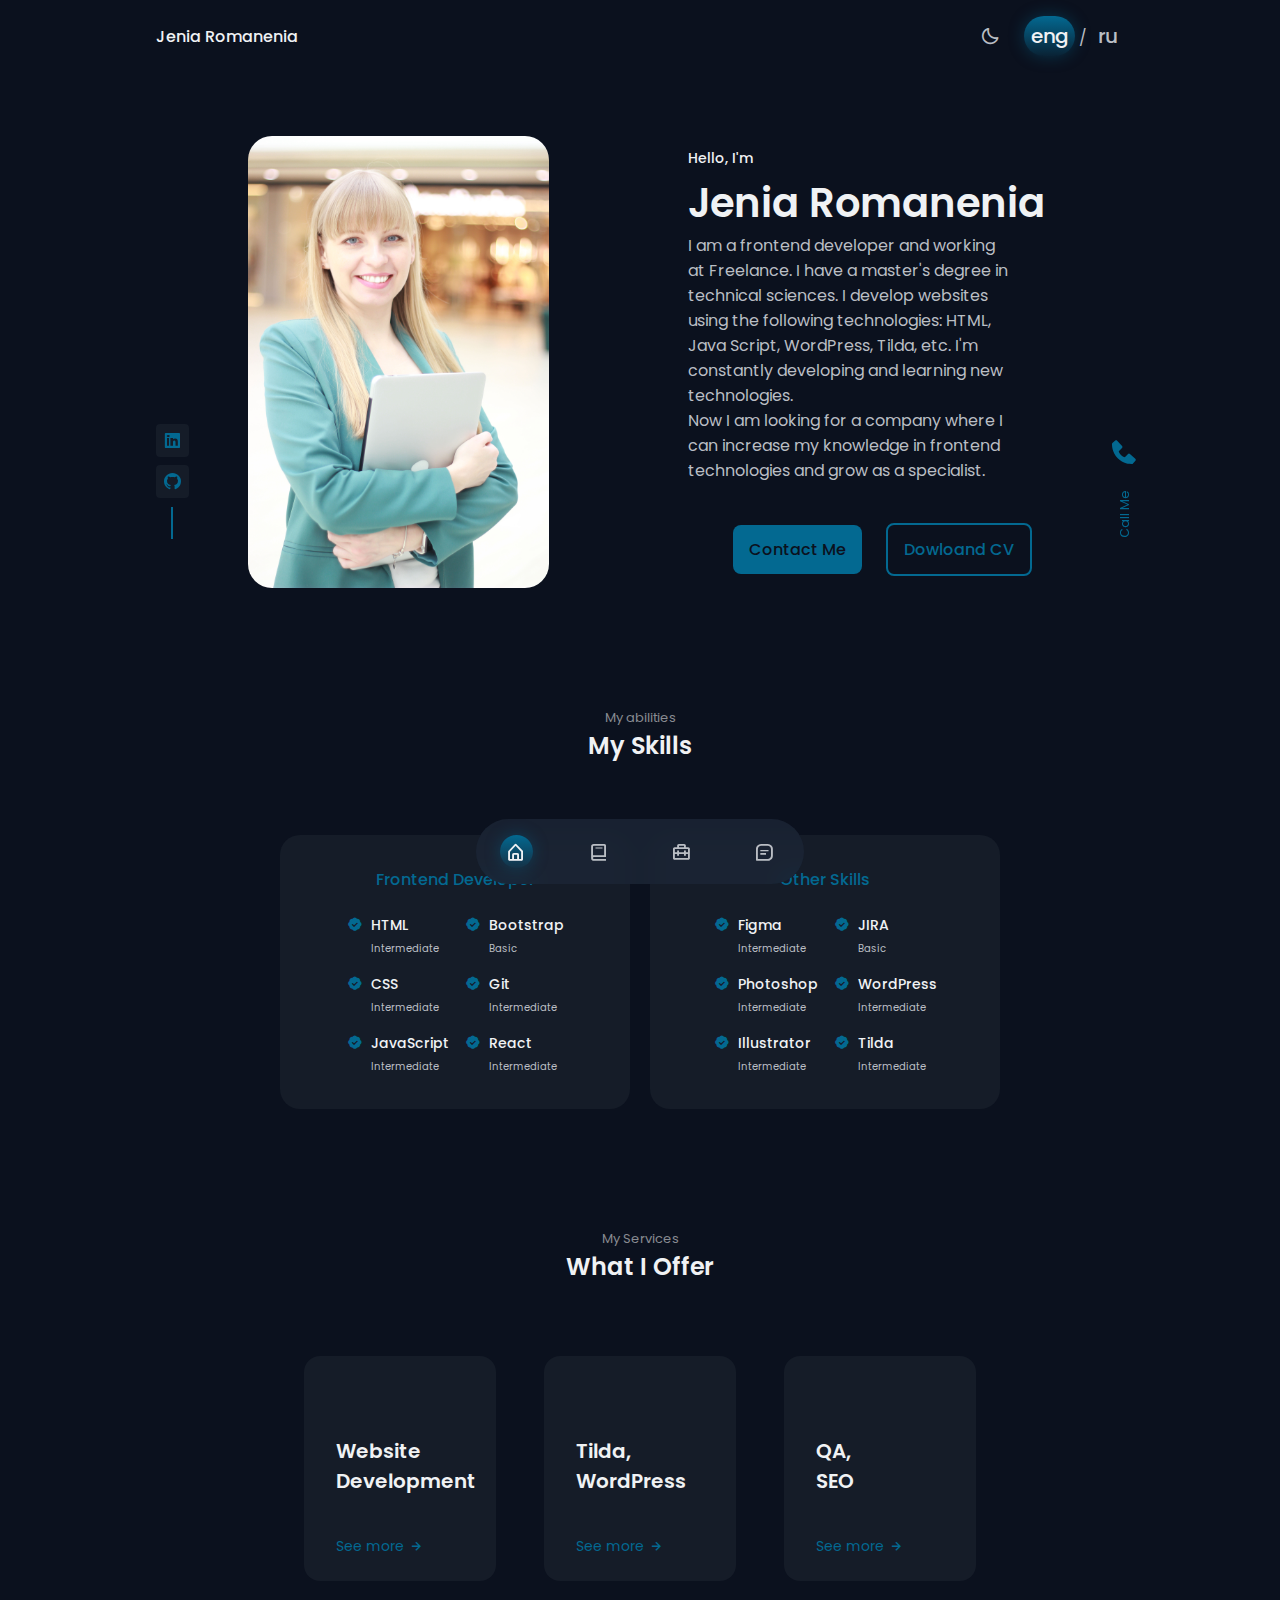
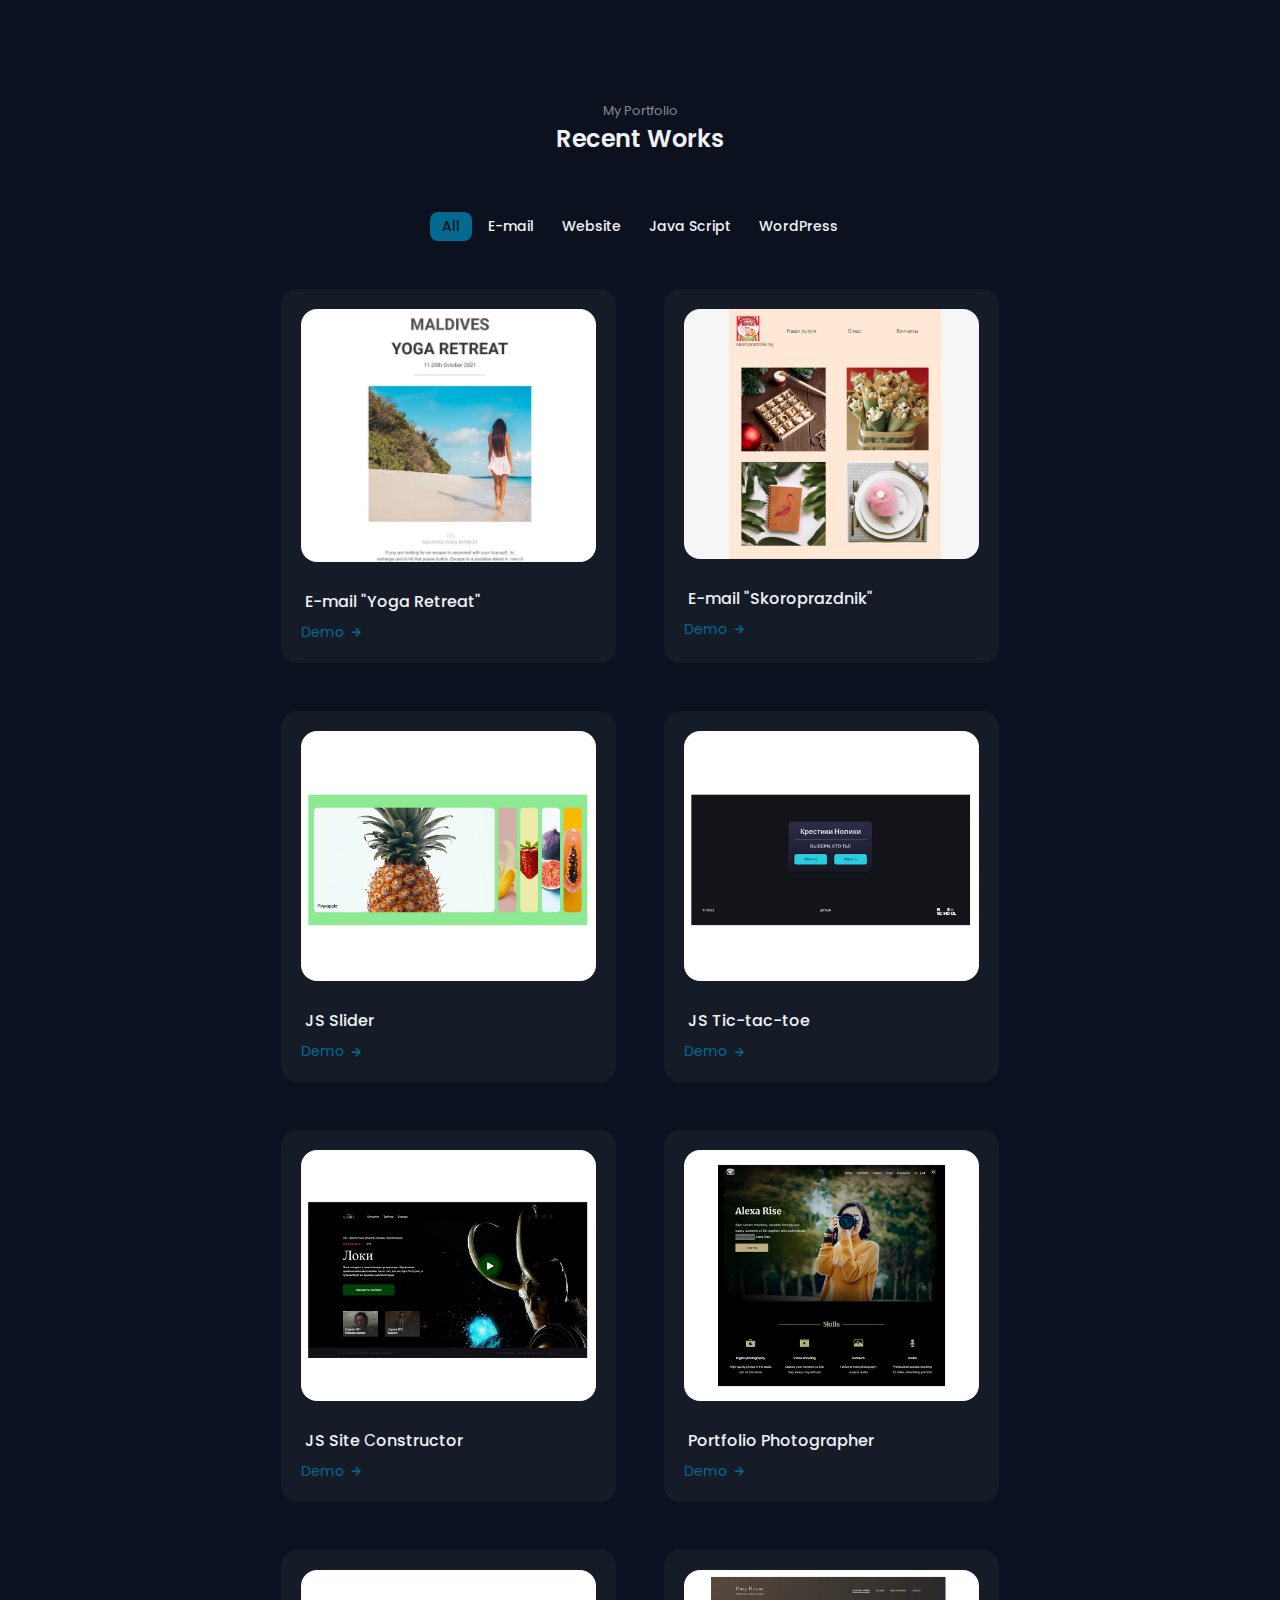
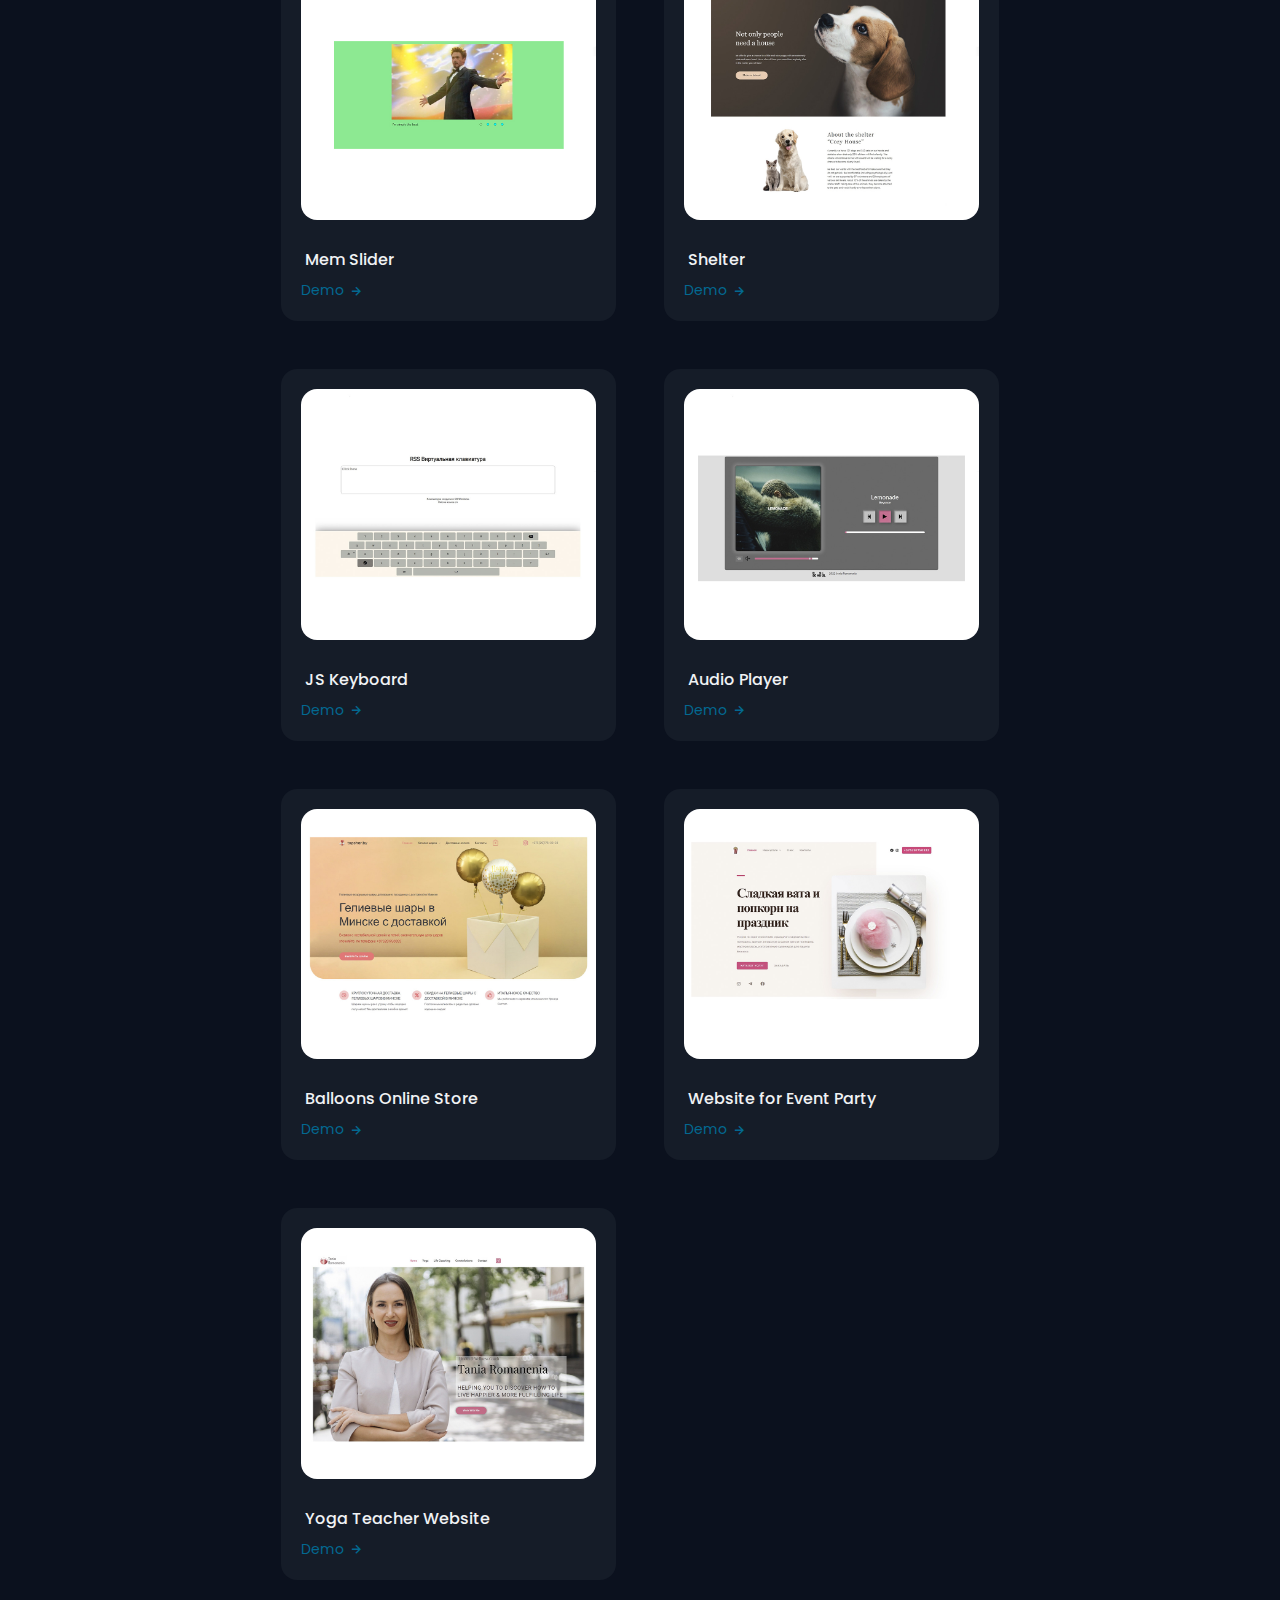
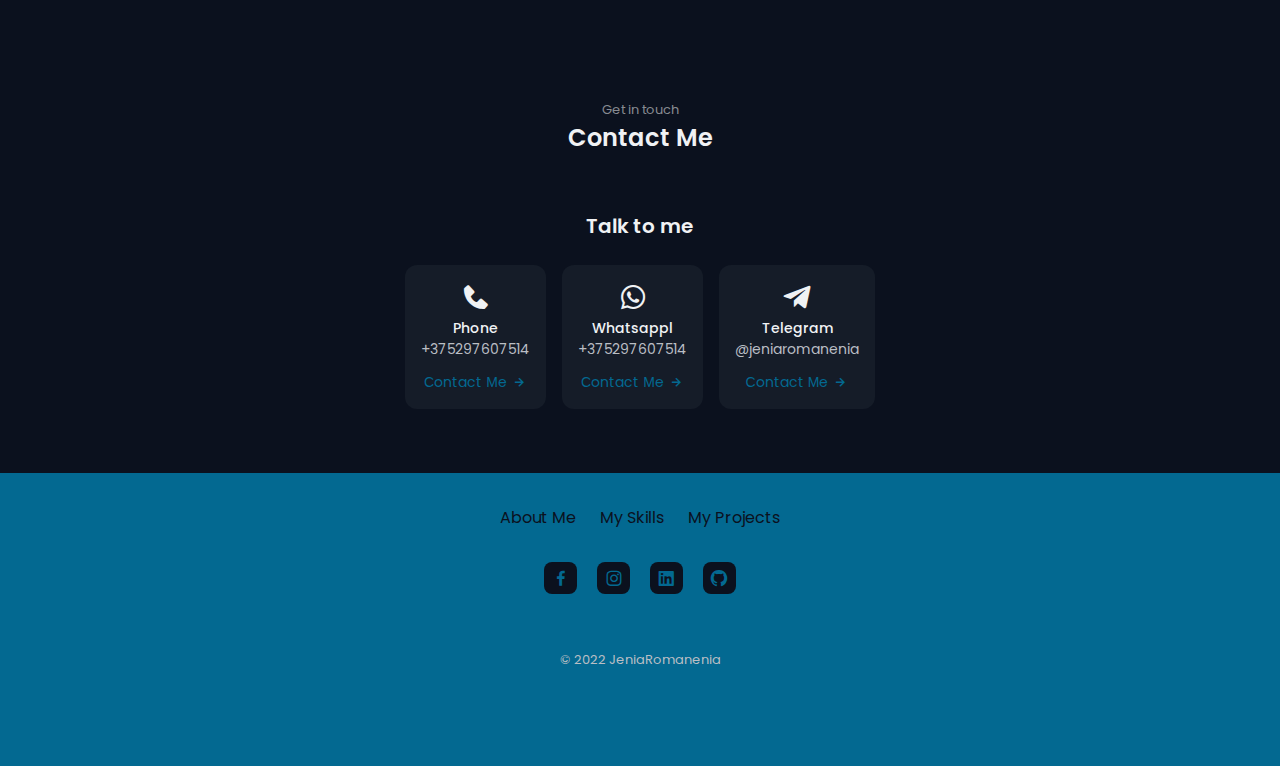
<file: index.html>
<!DOCTYPE html>
    <html lang="en">
    <head>
        <meta charset="UTF-8">
        <meta name="viewport" content="width=device-width, initial-scale=1.0">
        <link rel="shortcut icon" href="./assets/img/favicon.png" type="image/x-icon">

        <!--=============== BOXICONS ===============-->
        <link href='https://unpkg.com/boxicons@2.1.2/css/boxicons.min.css' rel='stylesheet'>

        <!--=============== SWIPER CSS ===============-->
        <link rel="stylesheet" href="./assets/css/swiper-bundle.min.css">

        <!--=============== CSS ===============-->
        <link rel="stylesheet" href="./assets/css/styles.css">

        <title> Portfolio website Jenia Romanenia </title>
    </head>
    <body>
        <!--=============== HEADER ===============-->
        <header class="header" id="header">
            <nav class="nav container">
                <a href="#" class="nav__logo">
                    Jenia Romanenia
                </a>
                <div class="nav__menu">
                    <ul class="nav__list">
                        <li class="nav__item">
                            <a href="#home" class="nav__link active-link">
                                <i class='bx bx-home-alt'></i>
                            </a>
                        </li>
                        <li class="nav__item">
                            <a href="#skills" class="nav__link">
                                <i class='bx bx-book' ></i>
                            </a>
                        </li>

                        <li class="nav__item">
                            <a href="#work" class="nav__link">
                                <i class='bx bx-briefcase-alt-2' ></i>
                            </a>
                        </li>

                        <li class="nav__item">
                            <a href="#contact" class="nav__link">
                                <i class='bx bx-message-square-detail'></i>
                            </a>
                        </li>
                    </ul>
                </div>

                <!-- Theme change buttom  -->
                <div class="nav__icon">
                    <i class='bx bx-moon change-theme' id="theme-button" ></i>
                    <div class="nav-lang">
                        <a href="#" class="nav__logo lang active-link" data-lang="en">eng</a>
                        <a>/</a>
                        <a href="#" class="nav__logo lang" data-lang="ru">ru</a>
                    </div>
                </div>

            </nav>
        </header>

        <!--=============== MAIN ===============-->
        <main class="main">
            <!--=============== HOME ===============-->
            <section class="home section" id="home">
                <div class="home__container container grid">
                <div class="about_container container grid">
                    <img src="./assets/img/IMG_5968.JPG" alt="" class="about__img">

                    <div class="about__data">
                        <span class="home__greeting" data-i18="hello">Hello, I'm</span>
                        <h1 class="home__name" data-i18="name1">Jenia Romanenia</h1>

                        <p class="about__description" data-i18="about-description1">
                            I am a frontend developer and working at Freelance.
                            I have a master's degree in technical sciences.
                            I develop websites using the following technologies: HTML, Java Script,
                            WordPress, Tilda, etc. I'm constantly developing and learning new technologies.
                        </p>
                        <p class="about__description about__description2" data-i18="about-description2">
                            Now I am looking for a company where I can increase my knowledge in frontend
                            technologies and grow as a specialist.
                        </p>
                        <div class="home__buttons">
                        <a href="#contact" class="button" data-i18="contact-me">Contact Me</a>
                        <a download="" href="./assets/JeniaRomanenia-CV (3).pdf" class="button buttons--ghost" data-i18="cv">
                            Dowloand CV
                        </a>
                        </div>
                    </div>
                </div>
                    <div class="home__social">
                        <a href="https://www.linkedin.com/in/jeniaramanenia/" target="_blank" class="home__social-link">
                            <i class='bx bxl-linkedin-square' ></i>
                        </a>
                        <a href="https://github.com/JeniaRomanenia" target="_blank" class="home__social-link">
                            <i class='bx bxl-github' ></i>
                        </a>
                    </div>

                    <a href="tel:+375297607514" class="home__scroll">
                        <i class='bx bxs-phone home__scroll-icon'></i>
                        <span class="home__scroll-name" data-i18="scroll">
                            Сall Me
                        </span>
                    </a>
                </div>
            </section>

            <!--=============== SKILLS ===============-->
            <section class="skills section" id="skills">
                <span class="section__subtitle" data-i18="skills-subtitle">
                    My abilities
                </span>
                <h2 class="section__title" data-i18="skills-title">
                    My Skills
                </h2>

                <div class="skills__container container grid">
                    <div class="skills__content">
                        <h3 class="skills__title" data-i18="education">
                            Frontend Developer
                        </h3>

                        <div class="skills__box">
                            <div class="skills__group">
                                <div class="skills__data">
                                    <i class='bx bxs-badge-check'></i>
                                    <div>
                                        <h3 class="skills__name">HTML</h3>
                                        <span class="skills__level" data-i18="intermediate">Intermediate</span>

                                    </div>
                                </div>

                                <div class="skills__data">
                                    <i class='bx bxs-badge-check'></i>
                                    <div>
                                        <h3 class="skills__name">CSS</h3>
                                        <span class="skills__level" data-i18="intermediate">Intermediate</span>

                                    </div>
                                </div>

                                <div class="skills__data">
                                    <i class='bx bxs-badge-check'></i>
                                    <div>
                                        <h3 class="skills__name">JavaScript</h3>
                                        <span class="skills__level" data-i18="intermediate">Intermediate</span>

                                    </div>
                                </div>
                            </div>

                            <div class="skills__group">
                                <div class="skills__data">
                                    <i class='bx bxs-badge-check'></i>
                                    <div>
                                        <h3 class="skills__name">Bootstrap</h3>
                                        <span class="skills__level" data-i18="basic">Basic</span>

                                    </div>
                                </div>

                                <div class="skills__data">
                                    <i class='bx bxs-badge-check'></i>
                                    <div>
                                        <h3 class="skills__name">Git</h3>
                                        <span class="skills__level" data-i18="intermediate">Intermediate</span>

                                    </div>
                                </div>

                                <div class="skills__data">
                                    <i class='bx bxs-badge-check'></i>
                                    <div>
                                        <h3 class="skills__name">React</h3>
                                        <span class="skills__level" data-i18="intermediate">Intermediate</span>

                                    </div>
                                </div>
                            </div>
                        </div>

                    </div>
                    <div class="skills__content">
                        <h3 class="skills__title" data-i18="other-skills">
                            Other Skills
                        </h3>

                        <div class="skills__box">
                            <div class="skills__group">
                                <div class="skills__data">
                                    <i class='bx bxs-badge-check'></i>
                                    <div>
                                        <h3 class="skills__name">Figma</h3>
                                        <span class="skills__level" data-i18="intermediate">Intermediate</span>

                                    </div>
                                </div>

                                <div class="skills__data">
                                    <i class='bx bxs-badge-check'></i>
                                    <div>
                                        <h3 class="skills__name">Photoshop</h3>
                                        <span class="skills__level" data-i18="intermediate">Intermediate</span>

                                    </div>
                                </div>

                                <div class="skills__data">
                                    <i class='bx bxs-badge-check'></i>
                                    <div>
                                        <h3 class="skills__name">Illustrator</h3>
                                        <span class="skills__level" data-i18="intermediate">Intermediate</span>

                                    </div>
                                </div>
                            </div>

                            <div class="skills__group">
                                <div class="skills__data">
                                    <i class='bx bxs-badge-check'></i>
                                    <div>
                                        <h3 class="skills__name">JIRA</h3>
                                        <span class="skills__level" data-i18="basic">Basic</span>

                                    </div>
                                </div>

                                <div class="skills__data">
                                    <i class='bx bxs-badge-check'></i>
                                    <div>
                                        <h3 class="skills__name">WordPress</h3>
                                        <span class="skills__level" data-i18="intermediate">Intermediate</span>

                                    </div>
                                </div>

                                <div class="skills__data">
                                    <i class='bx bxs-badge-check'></i>
                                    <div>
                                        <h3 class="skills__name">Tilda</h3>
                                        <span class="skills__level" data-i18="intermediate">Intermediate</span>

                                    </div>
                                </div>
                            </div>
                        </div>

                    </div>
                </div>
            </section>

            <!--=============== SERVICES ===============-->
            <section class="services section">
                <span class="section__subtitle" data-i18="services-subtitle">My Services</span>
                <h2 class="section__title" data-i18="services-title">What I Offer</h2>

                <div class="services__container container grid">

                    <div class="services__card">
                        <h3 class="services__title" data-i18="services-text-1">Website<br>Development</h3>

                        <span class="services__button" data-i18="see-more">
                            See more <i class='bx bx-right-arrow-alt services__icon'></i>
                        </span>

                        <div class="services__modal">
                            <div class="services__modal-content">
                                <i class='bx bx-x services__modal-close'></i>

                                <h3 class="services__modal-title" data-i18="services-modal-title-1">
                                    Website Development
                                </h3>
                                <p class="services__modal-description" data-i18="services-modal-description-1">
                                    Development of adaptive sites and web applications
                                    using HTML, Javascript, CSS according to the design project.
                                </p>

                                <ul class="services__modal-list">
                                    <li class="services__modal-item">
                                        <i class='bx bx-check services__modal-icon'></i>
                                        <p class="services__modal-info" data-i18="services-modal-1-text-1">
                                            I develop various websites in a short time.
                                        </p>
                                    </li>
                                </ul>

                                <ul class="services__modal-list">
                                    <li class="services__modal-item">
                                        <i class='bx bx-check services__modal-icon'></i>
                                        <p class="services__modal-info" data-i18="services-modal-1-text-2">
                                            Website development from landingpage to online store.
                                        </p>
                                    </li>
                                </ul>

                                <ul class="services__modal-list">
                                    <li class="services__modal-item">
                                        <i class='bx bx-check services__modal-icon'></i>
                                        <p class="services__modal-info" data-i18="services-modal-1-text-3">
                                            Responsive and cross-browser site.
                                        </p>
                                    </li>
                                </ul>

                                <ul class="services__modal-list">
                                    <li class="services__modal-item">
                                        <i class='bx bx-check services__modal-icon'></i>
                                        <p class="services__modal-info" data-i18="services-modal-1-text-4">
                                            Layout sites with "0" and editing existing ones.
                                        </p>
                                    </li>
                                </ul>

                                <ul class="services__modal-list">
                                    <li class="services__modal-item">
                                        <i class='bx bx-check services__modal-icon'></i>
                                        <p class="services__modal-info" data-i18="services-modal-1-text-5">
                                            Design and layout of E-mail letters.
                                        </p>
                                    </li>
                                </ul>

                            </div>
                        </div>
                    </div>

                    <div class="services__card">
                        <h3 class="services__title">Tilda, WordPress</h3>

                        <span class="services__button" data-i18="see-more">
                            See more <i class='bx bx-right-arrow-alt services__icon'></i>
                        </span>

                        <div class="services__modal">
                            <div class="services__modal-content">
                                <i class='bx bx-x services__modal-close'></i>

                                <h3 class="services__modal-title">
                                    Tilda, WordPress
                                </h3>
                                <p class="services__modal-description" data-i18="services-modal-description-2">
                                    WordPress and Tilda are the most popular CMS for
                                    website development. Based on them, I can create
                                    online stores, landing pages, corporate websites.
                                </p>

                                <ul class="services__modal-list">
                                    <li class="services__modal-item">
                                        <i class='bx bx-check services__modal-icon'></i>
                                        <p class="services__modal-info" data-i18="services-modal-2-text-1">
                                            Site layout strictly according to the layout.
                                        </p>
                                    </li>
                                </ul>

                                <ul class="services__modal-list">
                                    <li class="services__modal-item">
                                        <i class='bx bx-check services__modal-icon'></i>
                                        <p class="services__modal-info" data-i18="services-modal-2-text-2">
                                            Website adaptation for all devices.
                                        </p>
                                    </li>
                                </ul>

                                <ul class="services__modal-list">
                                    <li class="services__modal-item">
                                        <i class='bx bx-check services__modal-icon'></i>
                                        <p class="services__modal-info" data-i18="services-modal-2-text-3">
                                            Development of the site structure.
                                        </p>
                                    </li>
                                </ul>

                                <ul class="services__modal-list">
                                    <li class="services__modal-item">
                                        <i class='bx bx-check services__modal-icon'></i>
                                        <p class="services__modal-info" data-i18="services-modal-2-text-4">
                                            Website development on Tilda.
                                        </p>
                                    </li>
                                </ul>

                                <ul class="services__modal-list">
                                    <li class="services__modal-item">
                                        <i class='bx bx-check services__modal-icon'></i>
                                        <p class="services__modal-info" data-i18="services-modal-2-text-5">
                                            Website development on WordPress.
                                        </p>
                                    </li>
                                </ul>

                            </div>
                        </div>
                    </div>

                    <div class="services__card">
                        <h3 class="services__title">QA,<br>SEO</h3>

                        <span class="services__button" data-i18="see-more">
                            See more <i class='bx bx-right-arrow-alt services__icon'></i>
                        </span>

                        <div class="services__modal">
                            <div class="services__modal-content">
                                <i class='bx bx-x services__modal-close'></i>

                                <h3 class="services__modal-title">
                                    QA, SEO
                                </h3>
                                <p class="services__modal-description" data-i18="services-modal-description-3">
                                    I can collect new semantics, revise
                                    the structure of the site, fix technical errors,
                                    register meta tags, finalize the mobile version of the site.
                                </p>

                                <ul class="services__modal-list">
                                    <li class="services__modal-item">
                                        <i class='bx bx-check services__modal-icon'></i>
                                        <p class="services__modal-info" data-i18="services-modal-3-text-1">
                                            Compilation of the semantic core (analysis of the subject of the site + competitors).
                                        </p>
                                    </li>
                                </ul>

                                <ul class="services__modal-list">
                                    <li class="services__modal-item">
                                        <i class='bx bx-check services__modal-icon'></i>
                                        <p class="services__modal-info" data-i18="services-modal-3-text-2">
                                            Adding a site to Yandex Webmaster, Yandex Maps.
                                        </p>
                                    </li>
                                </ul>

                                <ul class="services__modal-list">
                                    <li class="services__modal-item">
                                        <i class='bx bx-check services__modal-icon'></i>
                                        <p class="services__modal-info" data-i18="services-modal-3-text-3">
                                            Adding a site to Google Search Console, Google Maps.
                                        </p>
                                    </li>
                                </ul>

                                <ul class="services__modal-list">
                                    <li class="services__modal-item">
                                        <i class='bx bx-check services__modal-icon'></i>
                                        <p class="services__modal-info" data-i18="services-modal-3-text-4">
                                            Setting up Yandex Direct, Google Ads.
                                        </p>
                                    </li>
                                </ul>

                                <ul class="services__modal-list">
                                    <li class="services__modal-item">
                                        <i class='bx bx-check services__modal-icon'></i>
                                        <p class="services__modal-info" data-i18="services-modal-3-text-5">
                                            Website usability analysis, functional analysis, layout testing.
                                        </p>
                                    </li>
                                </ul>

                            </div>
                        </div>
                    </div>

                </div>
            </section>

            <!--=============== WORK ===============-->
            <section class="work section" id="work">
                <span class="section__subtitle" data-i18="work-subtitle">
                    My Portfolio
                </span>
                <h2 class="section__title" data-i18="work-title">
                    Recent Works
                </h2>

                <div class="work__filters">
                    <span class="work__item active-work" data-filter="all" data-i18="all">
                        All
                    </span>
                    <span class="work__item" data-filter=".web">
                        E-mail
                    </span>
                    <span class="work__item" data-filter=".website">
                        Website
                    </span>
                    <span class="work__item" data-filter=".js">
                        Java Script
                    </span>
                    <span class="work__item" data-filter=".wordpress">
                        WordPress
                </span>
                </div>

                <div class="work__container container grid">
                    <div class="work__card mix web">
                        <img src="./assets/img/emailMaldives.jpg" alt="Yoga Retreat" class="work__img">

                        <h3 class="work__title">
                            E-mail "Yoga Retreat"
                        </h3>

                        <a href="https://jeniaromanenia.github.io/yoga/" target="_blank" class="work__button" data-i18="demo">
                            Demo <i class='bx bx-right-arrow-alt  work__icon'></i>
                        </a>
                    </div>

                    <div class="work__card mix web">
                        <img src="./assets/img/emailSkoroprazdnik.jpg" alt="Skoroprazdnik" class="work__img">

                        <h3 class="work__title">
                            E-mail "Skoroprazdnik"
                        </h3>

                        <a href="https://jeniaromanenia.github.io/emailSkoroprazdnik/" target="_blank" class="work__button" data-i18="demo">
                            Demo <i class='bx bx-right-arrow-alt  work__icon'></i>
                        </a>
                    </div>

                    <div class="work__card mix js">
                        <img src="./assets/img/slider.jpg" alt="Slider" class="work__img">

                        <h3 class="work__title" data-i18="slider">
                            JS Slider
                        </h3>

                        <a href="https://jeniaromanenia.github.io/portfolio/slider/" target="_blank" class="work__button" data-i18="demo">
                            Demo <i class='bx bx-right-arrow-alt  work__icon'></i>
                        </a>
                    </div>

                    <div class="work__card mix js">
                        <img src="./assets/img/tic-tac-toe.jpg" alt="Tic-tac-toe" class="work__img">

                        <h3 class="work__title" data-i18="tic-tac-toe">
                            JS Tic-tac-toe
                        </h3>

                        <a href="https://jeniaromanenia.github.io/portfolio/tic-tac-toe/" target="_blank" class="work__button" data-i18="demo">
                            Demo <i class='bx bx-right-arrow-alt  work__icon'></i>
                        </a>
                    </div>

                    <div class="work__card mix js">
                        <img src="./assets/img/siteСonstructor.jpg" alt="Сonstructor" class="work__img">

                        <h3 class="work__title" data-i18="site-constructor">
                            JS Site Сonstructor
                        </h3>

                        <a href="https://jeniaromanenia.github.io/site-constructor/" target="_blank" class="work__button" data-i18="demo">
                            Demo <i class='bx bx-right-arrow-alt  work__icon'></i>
                        </a>
                    </div>

                    <div class="work__card mix website">
                        <img src="./assets/img/portfolio.jpg" alt="Photographer" class="work__img">

                        <h3 class="work__title" data-i18="portfolio">
                            Portfolio Photographer
                        </h3>

                        <a href="https://jeniaromanenia.github.io/portfolio/portfolio-for-photographer/" target="_blank" class="work__button" data-i18="demo">
                            Demo <i class='bx bx-right-arrow-alt  work__icon'></i>
                        </a>
                    </div>

                    <div class="work__card mix js">
                        <img src="./assets/img/memSlider.jpg" alt="Mem Slider" class="work__img">

                        <h3 class="work__title" data-i18="mem">
                            Mem Slider
                        </h3>

                        <a href="https://jeniaromanenia.github.io/portfolio/cssMemSlider/" class="work__button" target="_blank" data-i18="demo">
                            Demo <i class='bx bx-right-arrow-alt  work__icon'></i>
                        </a>
                    </div>

                    <div class="work__card mix website">
                        <img src="./assets/img/shelter.jpg" alt="Shelter" class="work__img">

                        <h3 class="work__title" data-i18="hero-text">
                            Shelter
                        </h3>

                        <a href="https://jeniaromanenia.github.io/portfolio/shelter-website/" target="_blank" class="work__button" data-i18="demo">
                            Demo <i class='bx bx-right-arrow-alt  work__icon'></i>
                        </a>
                    </div>

                    <div class="work__card mix js">
                        <img src="./assets/img/keyboard.jpg" alt="Keyboard" class="work__img">

                        <h3 class="work__title" data-i18="keyboard">
                            JS Keyboard
                        </h3>

                        <a href="https://jeniaromanenia.github.io/portfolio/keyboard/" target="_blank" class="work__button" data-i18="demo">
                            Demo <i class='bx bx-right-arrow-alt  work__icon'></i>
                        </a>
                    </div>

                    <div class="work__card mix js">
                        <img src="./assets/img/aodioPlayer.jpg" alt="Audio Player" class="work__img">

                        <h3 class="work__title" data-i18="player">
                            Audio Player
                        </h3>

                        <a href="https://jeniaromanenia.github.io/portfolio/audio-player/" target="_blank" class="work__button" data-i18="demo">
                            Demo <i class='bx bx-right-arrow-alt  work__icon'></i>
                        </a>
                    </div>

                    <div class="work__card mix wordpress">
                        <img src="./assets/img/topshar.jpg" alt="Balloons Online Store" class="work__img">

                        <h3 class="work__title" data-i18="ballons">
                            Balloons Online Store
                        </h3>

                        <a href="https://www.topshar.by/" target="_blank" class="work__button" data-i18="demo">
                            Demo <i class='bx bx-right-arrow-alt  work__icon'></i>
                        </a>
                    </div>

                    <div class="work__card mix wordpress">
                        <img src="./assets/img/skoroprazdnik.jpg" alt="Website for Event Party" class="work__img">

                        <h3 class="work__title" data-i18="event">
                            Website for Event Party
                        </h3>

                        <a href="https://www.skoroprazdnik.by/" target="_blank" class="work__button" data-i18="demo">
                            Demo <i class='bx bx-right-arrow-alt  work__icon'></i>
                        </a>
                    </div>

                    <div class="work__card mix wordpress">
                        <img src="./assets/img/tania.jpg" alt="Yoga Teacher Website" class="work__img">

                        <h3 class="work__title" data-i18="yoga">
                            Yoga Teacher Website
                        </h3>

                        <a href="https://taniaromanenia.com/" target="_blank" class="work__button" data-i18="demo">
                            Demo <i class='bx bx-right-arrow-alt  work__icon'></i>
                        </a>
                    </div>
                </div>
            </section>



            <!--=============== CONTACT ===============-->
            <section class="contact section" id="contact">
                <span class="section__subtitle" data-i18="contact-subtitle">Get in touch</span>
                <h2 class="section__title" data-i18="contact-me">Contact Me</h2>

                <dev class="contact__container container grid">
                    <div class="contact__content">
                        <h3 class="contact__title" data-i18="contact-title">Talk to me</h3>
                        <div class="contact__info">
                            <div class="contact__card">
                               <i class='bx bxs-phone contact__card-icon'></i>
                               <h3 class="contact__card-title" data-i18="contact-phone">Phone</h3>
                               <span class="contact__card-data">+375297607514</span>
                               <a href="tel:+375297607514"  class="contact__button" data-i18="hero-text">
                                    Сontact Мe <i class='bx bx-right-arrow-alt contact__button-icon'></i>
                               </a>
                            </div>

                            <div class="contact__card">
                               <i class='bx bxl-whatsapp contact__card-icon'></i>
                               <h3 class="contact__card-title">Whatsappl</h3>
                               <span class="contact__card-data">+375297607514</span>
                               <a href="https://api.whatsapp.com/send?phone=375297607514&text=Hello, more information!" target="_blank" class="contact__button" data-i18="hero-text">
                                    Сontact Мe <i class='bx bx-right-arrow-alt contact__button-icon'></i>
                                </a>
                            </div>

                            <div class="contact__card">
                               <i class='bx bxl-telegram contact__card-icon'></i>
                               <h3 class="contact__card-title">Telegram</h3>
                               <span class="contact__card-data">@jeniaromanenia</span>
                               <a href="http://t.me/jeniaromanenia" target="_blank" class="contact__button" data-i18="hero-text">
                                    Сontact Мe <i class='bx bx-right-arrow-alt contact__button-icon'></i>
                                </a>
                            </div>
                        </div>
                    </div>
                </dev>
            </section>
        </main>

        <!--=============== FOOTER ===============-->
        <footer class="footer">
            <div class="footer__container container">
                <ul class="footer__list">
                    <li>
                        <a href="#home" class="footer__link" data-i18="about">About Me</a>
                    </li>
                    <li>
                        <a href="#skills" class="footer__link" data-i18="skills-title">My Skills</a>
                    </li>
                    <li>
                        <a href="#work" class="footer__link" data-i18="project">My Projects</a>
                    </li>
                </ul>

                <ul class="footer__social">
                    <a href="https://ru-ru.facebook.com/people/%D0%95%D0%B2%D0%B3%D0%B5%D0%BD%D0%B8%D1%8F-%D0%A0%D0%BE%D0%BC%D0%B0%D0%BD%D0%B5%D0%BD%D1%8F/100015000335929/" target="_blank" class="footer__social-link">
                        <i class='bx bxl-facebook'></i>
                    </a>
                    <a href="https://www.instagram.com/jeniaromanenia/" target="_blank" class="footer__social-link">
                        <i class='bx bxl-instagram' ></i>
                    </a>
                    <a href="https://www.linkedin.com/in/jeniaramanenia/" target="_blank" class="footer__social-link">
                        <i class='bx bxl-linkedin-square' ></i>
                    </a>
                    <a href="https://github.com/JeniaRomanenia" target="_blank" class="footer__social-link">
                        <i class='bx bxl-github' ></i>
                    </a>
                </ul>

                <span class="footer__copy">
                    &#169; 2022 JeniaRomanenia
                </span>
            </div>
        </footer>

        <!--=============== SCROLLREVEAL ===============-->
        <script src="./assets/js/scrollreveal.min.js"></script>

        <!--=============== SWIPER JS ===============-->
        <script src="./assets/js/swiper-bundle.min.js"></script>

        <!--=============== MIXITUP FILTER ===============-->
        <script src="./assets/js/mixitup.min.js"></script>

        <!--=============== MAIN JS ===============-->
        <script src="./assets/js/main.js"></script>
    </body>
</html>
</file>
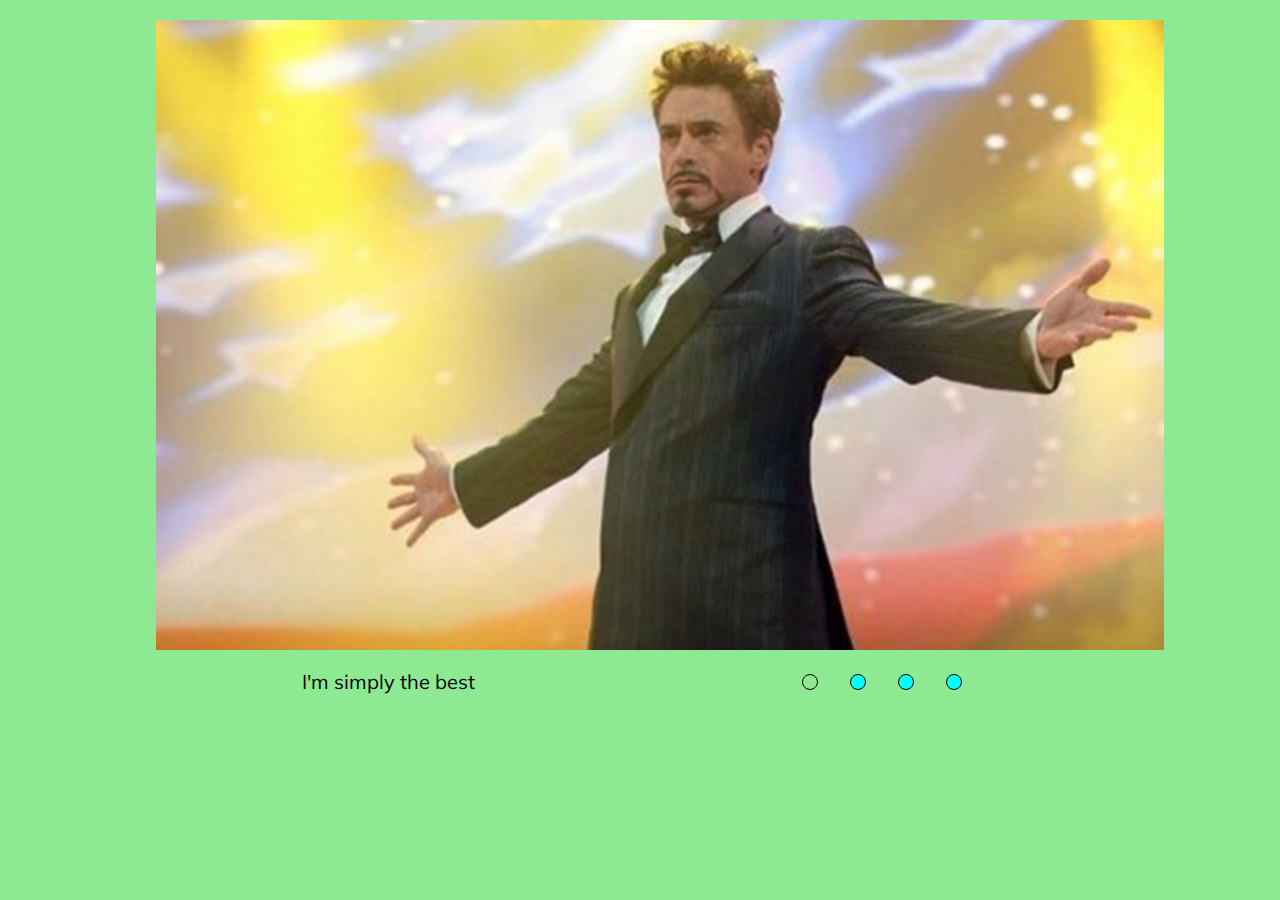
<file: cssMemSlider/index.html>
<!DOCTYPE html>
<html lang="en">
<head>
    <meta charset="UTF-8">
    <meta http-equiv="X-UA-Compatible" content="IE=edge">
    <meta name="viewport" content="width=device-width, initial-scale=1.0">
    <title>cssMemSlider</title>
    <link rel="icon" href="./assets/favicon.png">
    <link rel="stylesheet" href="./style.css">
</head>
<body>
    <div class="container">
        <input id="slider-1" type="radio" name="slides" checked>
        <input id="slider-2" type="radio" name="slides">
        <input id="slider-3" type="radio" name="slides">
        <input id="slider-4" type="radio" name="slides">
        <div class="slider__imgs-container">
            <div class="slider__imgs-wraper">
                <div class="slider__img">
                    <img class="img" src="./assets/imgs/1.jpg">
                </div>
                <div class="slider__img">
                    <img class="img" src="./assets/imgs/2.jpg">
                </div>
                <div class="slider__img">
                    <img class="img" src="./assets/imgs/3.jpg">
                </div>
                <div class="slider__img">
                    <img class="img" src="./assets/imgs/4.png">
                </div>
            </div>
        </div>
        <div class="slider__discription-container">
                <div class="discription slid-1">
                    I'm simply the best
                </div>
                <div class="discription slid-2">
                    Bitcoin, me and dollar
                </div>
                <div class="discription slid-3">
                    On the internet
                </div>
                <div class="discription slid-4">
                    Is this is a breakfast?
                </div>
        </div>
        <div class="slider__btn-container">
            <label for="slider-1"  class="slider__btn slider__btn-1">
                <span class="slider__btn-span"></span>
            </label>
            <label for="slider-2" class="slider__btn slider__btn-2">
                <span class="slider__btn-span"></span>
            </label>
            <label for="slider-3" class="slider__btn slider__btn-3">
                <span class="slider__btn-span"></span>
            </label>
            <label for="slider-4" class="slider__btn slider__btn-4">
                <span class="slider__btn-span"></span>
            </label>
        </div>
    </div>
</body>
</html>
</file>
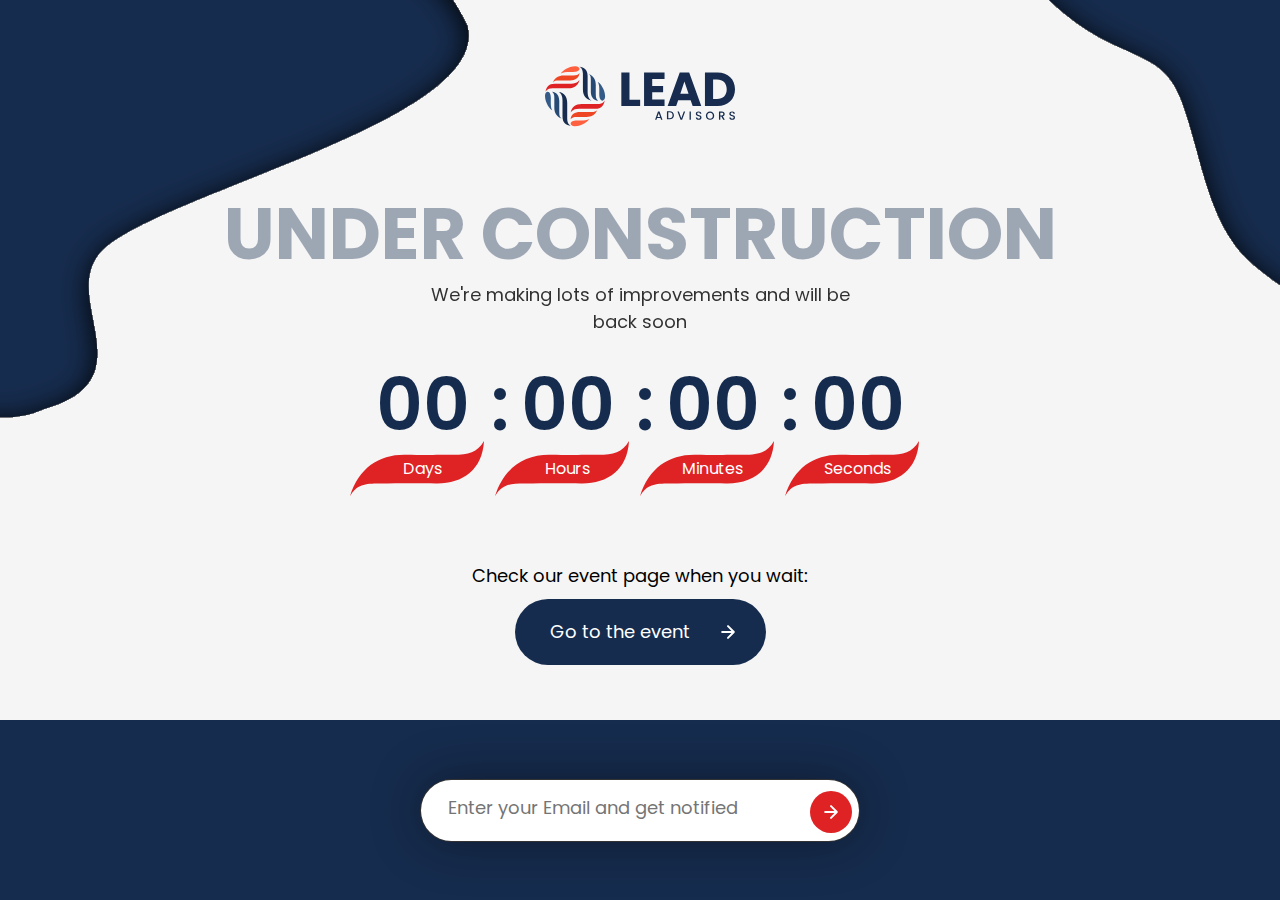
<file: EgorovAgencyTest/index.html>
<!DOCTYPE html>
<html lang="en">
<head>
    <meta charset="UTF-8">
    <meta http-equiv="X-UA-Compatible" content="IE=edge">
    <meta name="viewport" content="width=device-width, initial-scale=1.0">
    <title>Egorov Agency Test</title>
    <link rel="preconnect" href="https://fonts.googleapis.com">
    <link rel="preconnect" href="https://fonts.gstatic.com" crossorigin>
    <link href="https://fonts.googleapis.com/css2?family=Poppins:wght@400;600;700&display=swap" rel="stylesheet">
    <link  rel="stylesheet" href="./style.css">
</head>
<body>
    <main class="main">
        <div class="fon-left">
        </div>
        <div class="fon-right">
        </div>
        <section class="section-main container">
            <a class="logo" href="#">
                <img class="logo-img" src="./image/svg/logo.svg" alt="logo">
            </a>
            <div class="content">
                <h1 class="title">
                    under construction
                </h1>
                <p class="subtitle">
                    We&#39;re making lots of improvements and will be back soon
                </p>
                <div class="timer">
                    <div class="timer-items">
                        <div class="timer-item">
                            <div class="timer-days">
                                00
                            </div>
                            <div class="name-item">
                                Days
                            </div>
                            <div class="name-item-mobile">
                                DD
                            </div>
                        </div>
                        <div class="timer-item">
                            <div class="timer-hours">
                                00
                            </div>
                            <div class="name-item">
                                Hours
                            </div>
                            <div class="name-item-mobile">
                                HH
                            </div>
                        </div>
                        <div class="timer-item">
                            <div class="timer-minutes">
                                00
                            </div>
                            <div class="name-item">
                                Minutes
                            </div>
                            <div class="name-item-mobile">
                                MM
                            </div>
                        </div>
                        <div class="timer-item">
                            <div class="timer-seconds">
                                00
                            </div>
                            <div class="name-item">
                                Seconds
                            </div>
                            <div class="name-item-mobile">
                                SS
                            </div>
                        </div>
                    </div>
                </div>
                <div class="event">
                    <p class="event-title">
                        Check our event page when you wait:
                    </p>
                    <a class="event-btn" href="https://egorovagency.by/#main" target="_blank">
                        Go to the event
                        <img src="./image/svg/arrow-right.svg" alt="arrow">
                    </a>
                </div>
            </div>
            <div class="footer">
                <form class="form" id="form" action="./index.js" method="POST">
                    <input type="email" name="email" class="form-input" placeholder="Enter your Email and get notified">
                    <button type="submit" class="form-btn">
                        <img src="./image/svg/arrow-right.svg" class="form-btn-img" alt="arrow">
                    </button>
                    <div class="loader" id="loader">Отправляем...</div>
                </form>
            </div>
        </section>
        <section class="modal">
            <div class="popup-overlay">
                <div class="popup">
                    <a class="popup-btn-close">
                        <img src="./image/svg/close.svg" alt="close">
                    </a>
                    <h3 class="popup-name">
                    </h3>
                    <p class="popup-description">
                    </p>
                    <a class="popup-btn">
                        Close
                    </a>
                </div>
            </div>
        </section>
    </main>
    <section class="section-slider container">

    </section>
<script type="module" src="./index.js"></script>
</body>
</html>
</file>
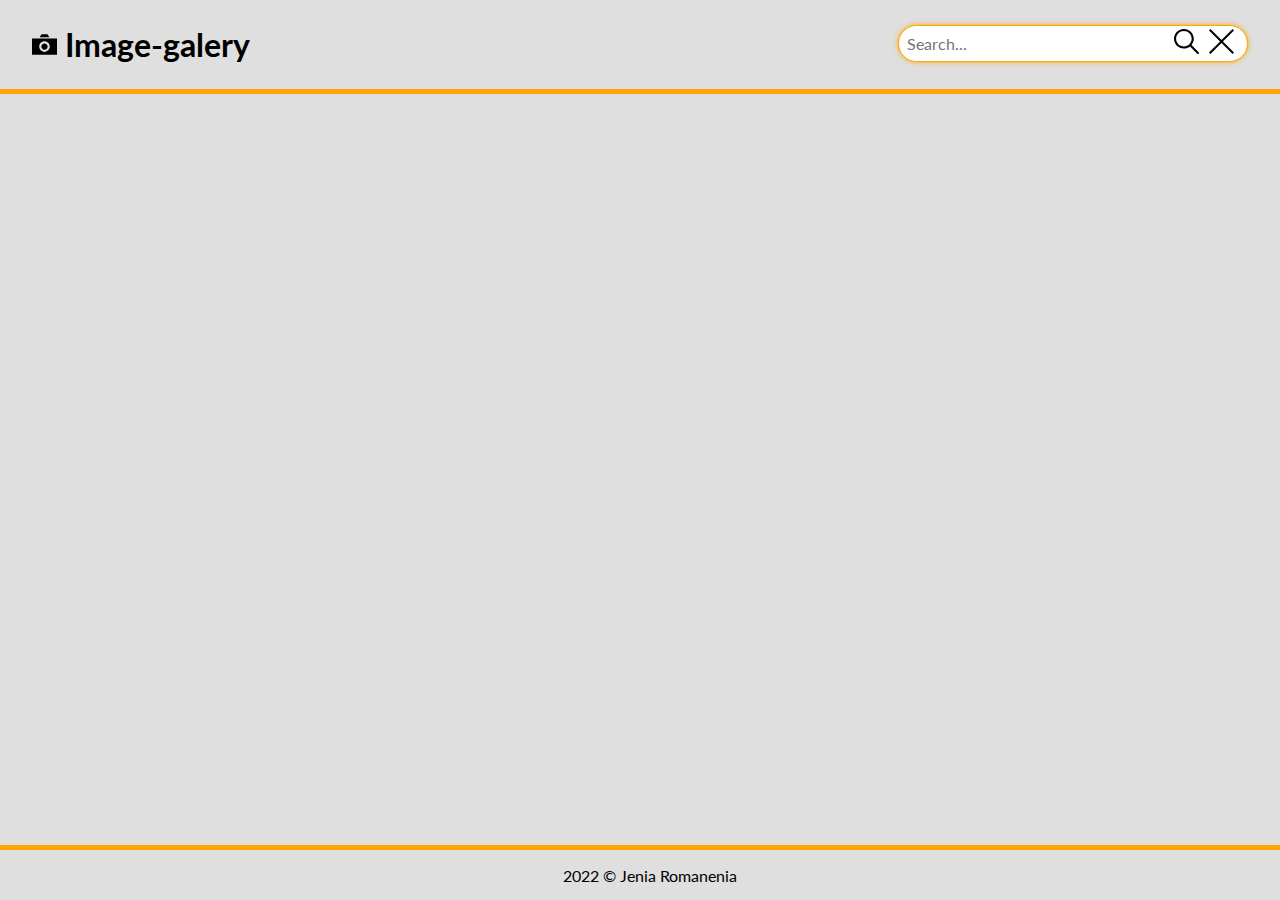
<file: image-galery/index.html>
<!DOCTYPE html>
<html lang="en">
<head>
  <meta charset="UTF-8">
  <meta http-equiv="X-UA-Compatible" content="IE=edge">
  <meta name="viewport" content="width=device-width, initial-scale=1.0">
  <title>Image-galery</title>
  <link rel="icon" href="./assets/favicon/favicon.ico">
  <link href="https://fonts.googleapis.com/css2?family=Lato:wght@400;700&display=swap" rel="stylesheet">
  <link rel="stylesheet" href="./style.css">
</head>
<body>
  <header>
    <div class="container">
      <nav>
        <div class="logo">
          <h2>
            <svg class="camera-icon">
              <use xlink:href="./assets/svg/sprite.svg#camera"></use>
            </svg>
            Image-galery
          </h2>
        </div>
        <div class="search-box">
          <input type="text" id="input" placeholder="Search..." autofocus>
          <svg class="search-icon" id="search-icon">
            <use xlink:href="./assets/svg/sprite.svg#Capa_1"></use>
          </svg>
          <svg class="close-icon" id="close-icon">
            <use xlink:href="./assets/svg/sprite.svg#Layer_1"></use>
          </svg>
        </div>
      </nav>
    </div>
  </header>
  <main>
    <div class="container">
      <div class="galery">

      </div>
  </main>
  <footer class="footer">
    <div class="container">
      <a class="rss" href="https://github.com/JeniaRomanenia" title="Jenia Romanenia">2022 &copy Jenia Romanenia</a>
    </div>
  </footer>
  <script src="./index.js"></script>
</body>
</html>
</file>
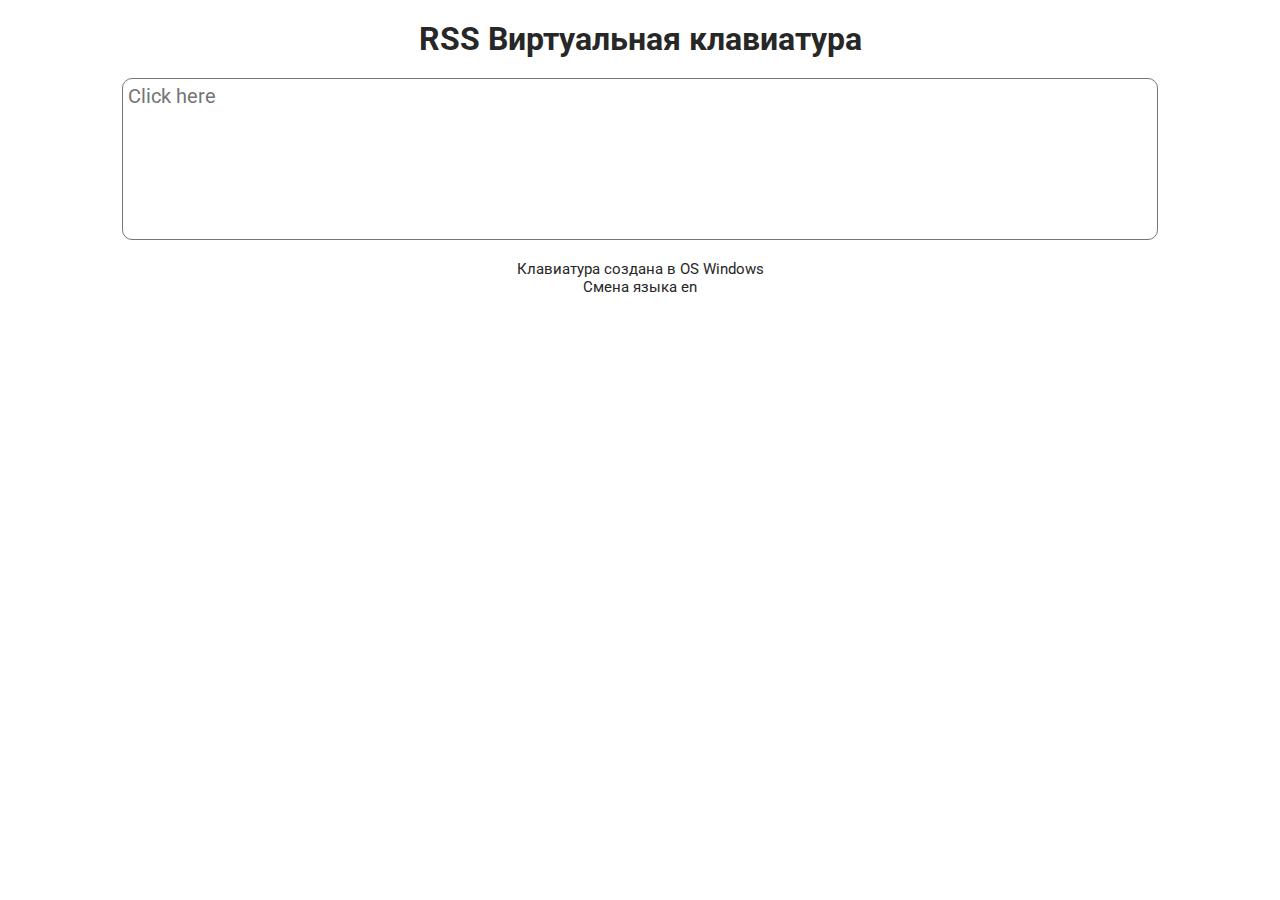
<file: keyboard/index.html>
<!DOCTYPE html>
<html lang="en">
<head>
    <meta charset="UTF-8">
    <meta http-equiv="X-UA-Compatible" content="IE=edge">
    <meta name="viewport" content="width=device-width, initial-scale=1.0">
    <title>Virtual Keyboard</title>
    <link href="https://fonts.googleapis.com/css2?family=Roboto&display=swap" rel="stylesheet">
    <link rel="icon" href="./assets/favicon.ico">
    <link rel="stylesheet" href="./style.css">
    <link href="https://fonts.googleapis.com/css2?family=Material+Icons"
      rel="stylesheet">
</head>
<body>

<!--<h1>RSS Виртуальная клавиатура</h1>
    <textarea></textarea>
    <div class="keyboard">
        <div class="keyboard__keys">
            <button type="button" class="keyboard__key">a</button>
            <button type="button" class="keyboard__key keyboard__key--extra-wide">
                <i class="material-icons">space_bar</i>
            </button>
            <button type="button" class="keyboard__key keyboard__key-wide">
                <i class="material-icons">backspace</i>
            </button>
            <button type="button" class="keyboard__key keyboard__key-wide keyboard__key-activatable ">
                <i class="material-icons">keyboard_capslock</i>
            </button>
            <button type="button" class="keyboard__key keyboard__key-wide keyboard__key-dark">
                <i class="material-icons">check_circle</i>
            </button>
        </div>
    </div>-->
    <script src="./index.js"></script>
</body>
</html>
</file>
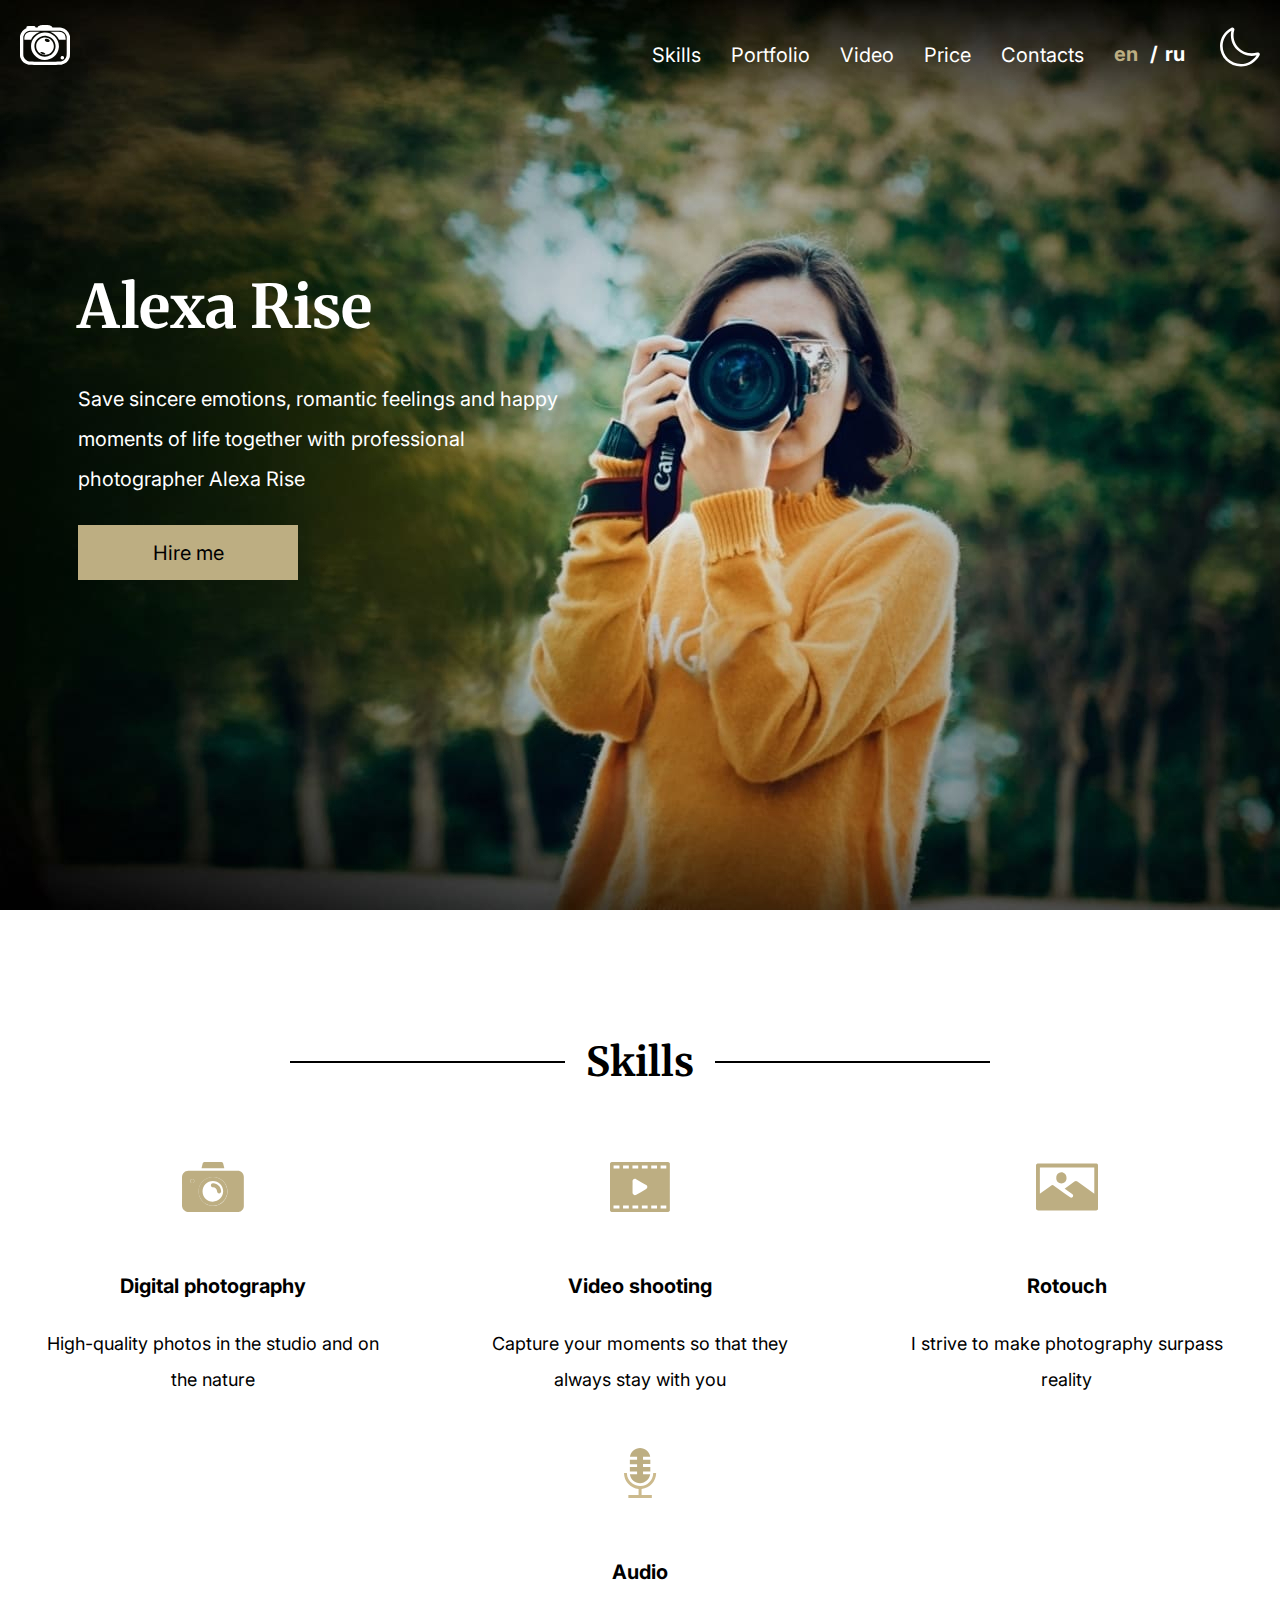
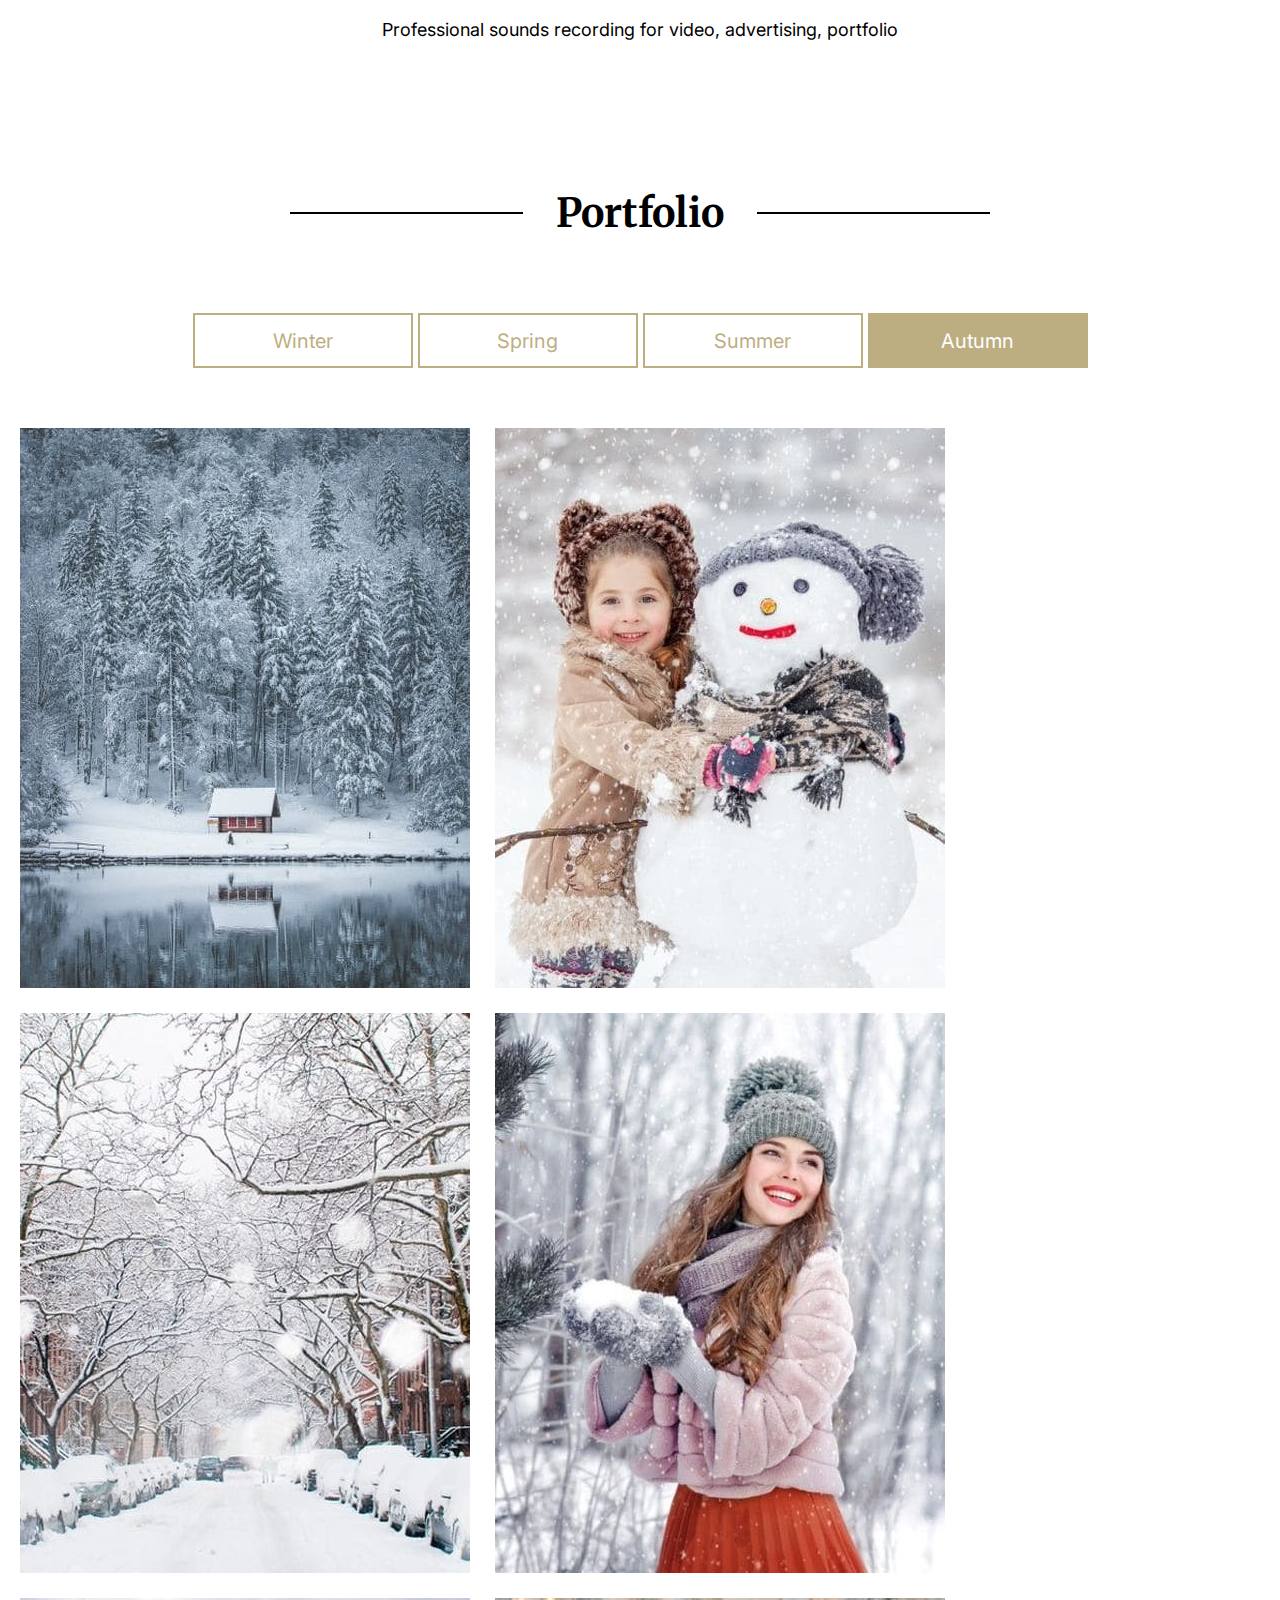
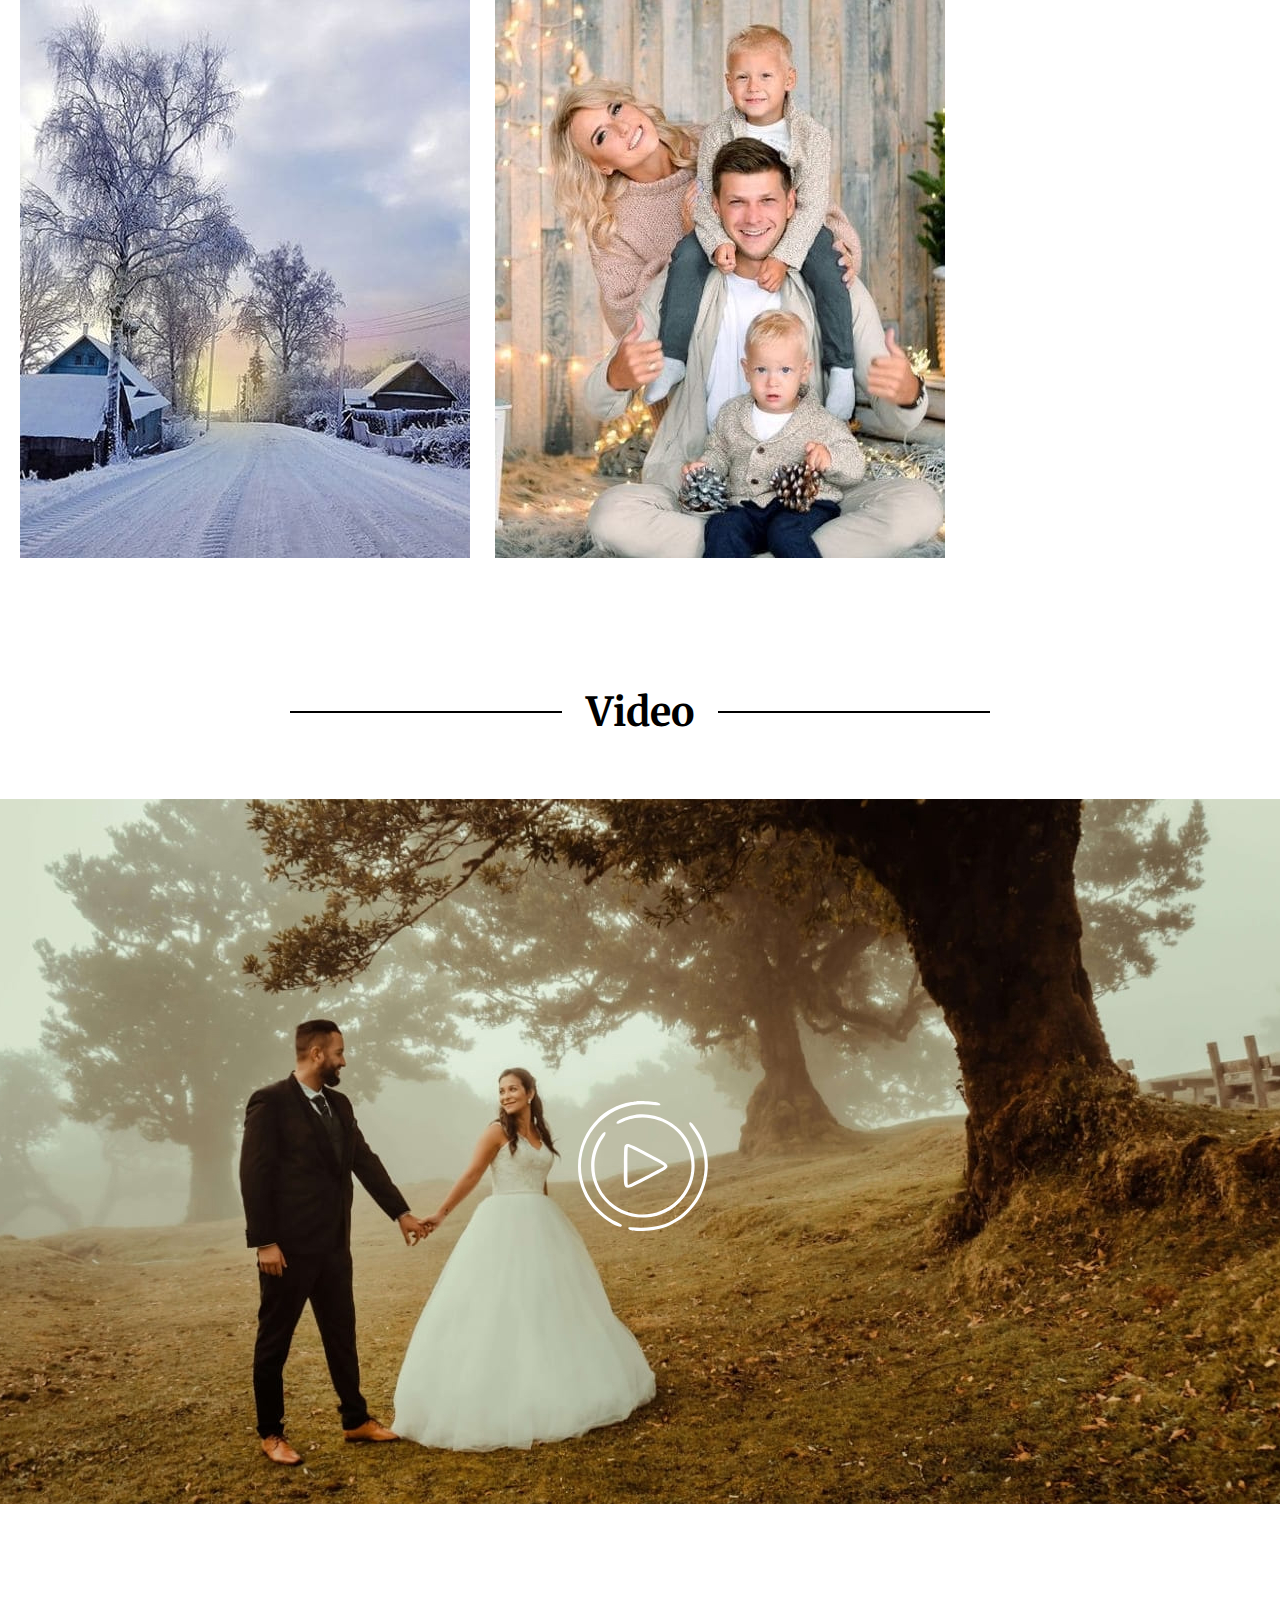
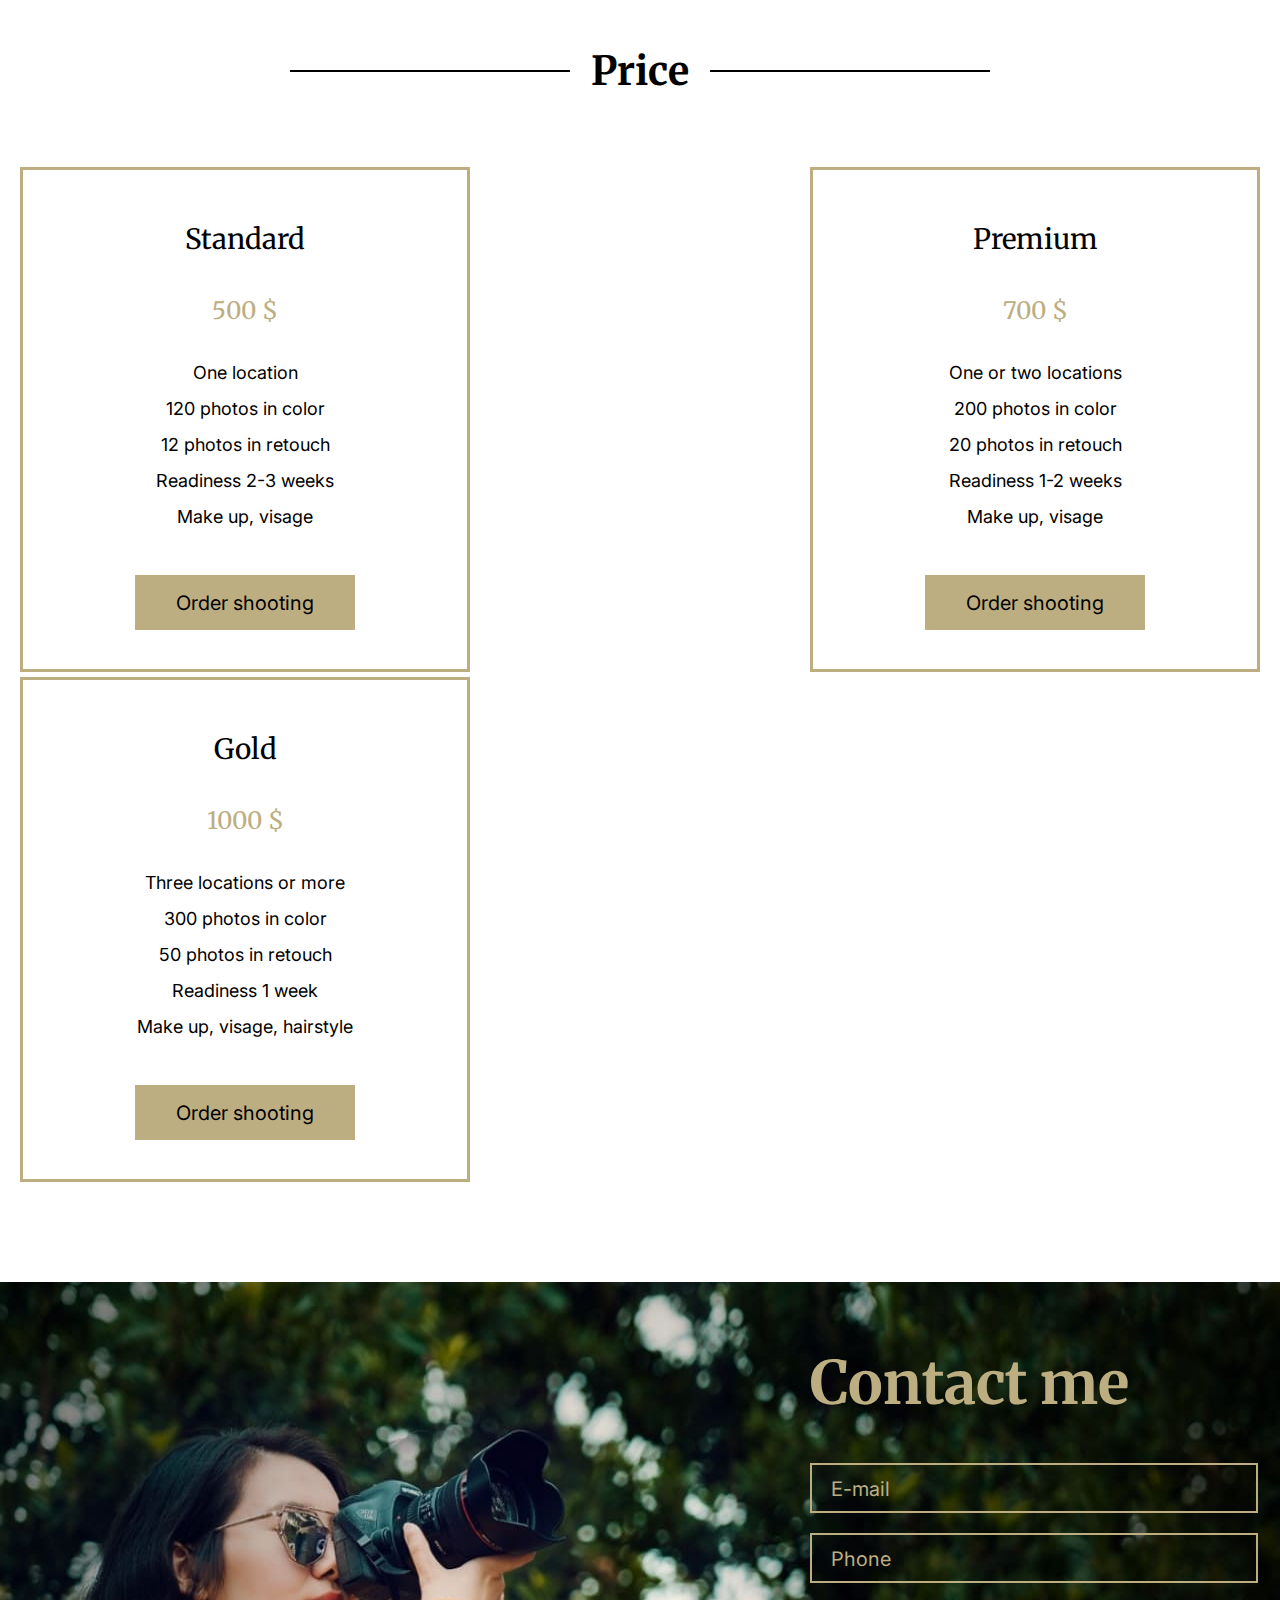
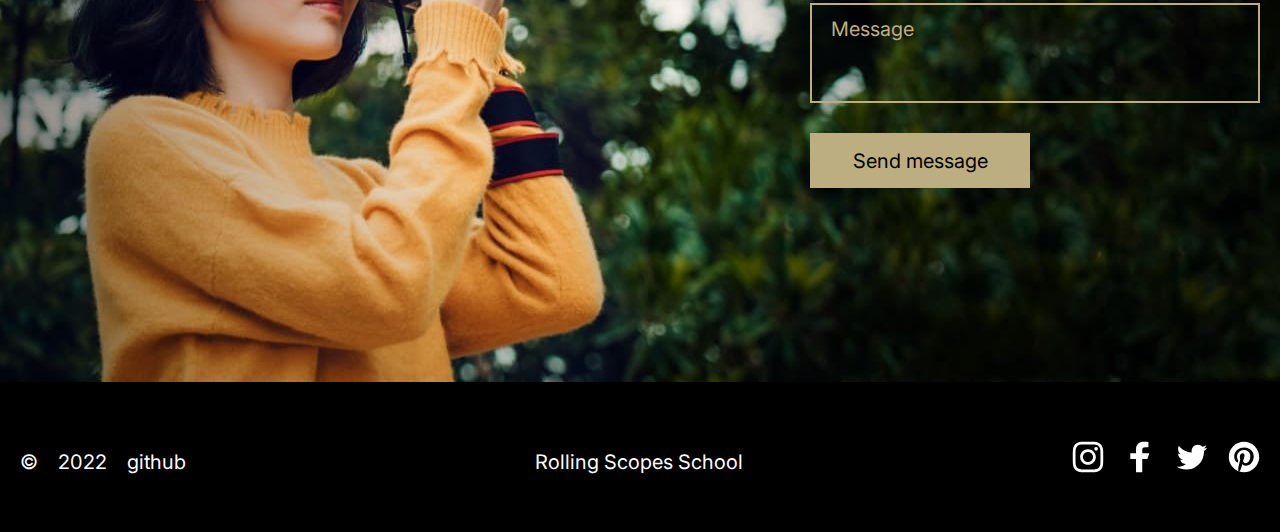
<file: portfolio-for-photographer/index.html>
<!DOCTYPE html>
<html lang="en">
<head>
  <meta charset="UTF-8">
  <meta http-equiv="X-UA-Compatible" content="IE=edge">
  <meta name="viewport" content="width=device-width, initial-scale=1.0">
  <title>Portfolio</title>
  <link rel="icon" href="./assets/favicon/favicon.ico">
  <link rel="preconnect" href="https://fonts.googleapis.com">
  <link rel="preconnect" href="https://fonts.gstatic.com" crossorigin>
  <link href="https://fonts.googleapis.com/css2?family=Inter:wght@400;700&family=Merriweather:wght@700&display=swap"
  rel="stylesheet">
  <link  rel="stylesheet" href="./style.css">
  <link rel="stylesheet" title="theme" href=
  "#">
</head>
<body>
  <header class="header">
    <div class="container">
      <nav class="nav">
        <div class="logo">
          <a href="#">
            <svg class="icon-logo">
              <use xlink:href="./assets/svg/sprite.svg#logo"></use>
            </svg>
          </a>
        </div>
        <ul class="nav-list">
          <li>
            <a href="#skills" class="link nav-l" data-i18="skills">Skills</a>
          </li>
          <li>
            <a href="#portfolio" class="link nav-l" data-i18="portfolio">Portfolio</a>
          </li>
          <li>
            <a href="#video" class="link nav-l" data-i18="video">Video</a>
          </li>
          <li>
            <a href="#price" class="link nav-l" data-i18="price">Price</a>
          </li>
          <li>
            <a href="#contact" class="link nav-l" data-i18="contacts">Contacts</a>
          </li>
        </ul>
        <div class="nav-mob">
          <div class="nav-lang">
            <a href="#" class="link lang lang-active" data-lang="en">en</a>
            <a class="link slach">/</a>
            <a href="#" class="link lang" data-lang="ru">ru</a>
          </div>
          <div class="theme">
            <a href="#">
              <svg class="change-theme" data-theme="dark">
                <use xlink:href="./assets/svg/sprite.svg#moon"></use>
              </svg>
              <svg class="change-theme" data-theme="light">
                <use xlink:href="./assets/svg/sprite.svg#carbon_sun"></use>
              </svg>
            </a>
          </div>
          <div class="hamburger">
            <div class="line line1"></div>
            <div class="line line2"></div>
            <div class="line line3"></div>
          </div>
          </div>
      </nav>
    </div>
  </header>
  <main class="main">
        <section class="hero-section">
          <div class="container">
            <div class="hero-box">
              <h1 data-i18="hero-title">Alexa Rise</h1>
              <p class="hero-text" data-i18="hero-text">
                Save sincere emotions, romantic feelings and happy moments of life together with professional photographer Alexa Rise
              </p>
              <button class="btn" data-i18="hire">
                Hire me
              </button>
            </div>
          </div>
        </section>
        <section id="skills" class="skills-section">
          <div class="container">
            <h2 class="title-section" data-i18="skills">
              Skills
            </h2>
            <div class="skills-items">
              <div class="skills-item">
                <div class="skills-icon">
                  <svg class="icon-camera">
                    <use xlink:href="./assets/svg/sprite.svg#camera"></use>
                  </svg>
                </div>
                <p class="skills-main" data-i18="skill-title-1">
                  Digital photography
                </p>
                <p class="skills-text" data-i18="skill-text-1">
                  High-quality photos in the studio and on the nature
                </p>
              </div>
              <div class="skills-item">
                <div class="skills-icon">
                  <svg class="icon-camera">
                    <use xlink:href="./assets/svg/sprite.svg#video"></use>
                  </svg>
                </div>
                <p class="skills-main" data-i18="skill-title-2">
                  Video shooting
                </p>
                <p class="skills-text" data-i18="skill-text-2">
                  Capture your moments so that they always stay with you
                </p>
              </div>
              <div class="skills-item">
                <div class="skills-icon">
                  <svg class="icon-camera">
                    <use xlink:href="./assets/svg/sprite.svg#image"></use>
                  </svg>
                </div>
                <p class="skills-main" data-i18="skill-title-3">
                  Retouch
                </p>
                <p class="skills-text" data-i18="skill-text-3">
                  I strive to make photography surpass reality
                </p>
              </div>
              <div class="skills-item">
                <div class="skills-icon">
                  <svg class="icon-camera">
                    <use xlink:href="./assets/svg/sprite.svg#microphone"></use>
                  </svg>
                </div>
                <p class="skills-main" data-i18="skill-title-4">
                  Audio
                </p>
                <p class="skills-text" data-i18="skill-text-4">
                  Professional sounds recording for video, advertising, portfolio
                </p>
              </div>
            </div>
          </div>
        </section>
        <section id="portfolio" class="portfolio-section">
          <div class="container">
            <h2 class="title-section prt" data-i18="portfolio">
              Portfolio
            </h2>
            <div class="btn-row">
              <button class="btn-portfolio" data-season="winter" data-i18="winter">
                Winter
              </button>
              <button class="btn-portfolio" data-season="spring" data-i18="spring">
                Spring
              </button>
              <button class="btn-portfolio" data-season="summer" data-i18="summer">
                Summer
              </button>
              <button class="btn-portfolio btn-portfolio-active" data-season="autumn" data-i18="autumn">
                Autumn
              </button>
            </div>
            <div class="portfolio-row">
              <img class="portfolio-img" src="./assets/img/winter/1.jpg" alt="foto1">
              <img class="portfolio-img" src="./assets/img/winter/2.jpg" alt="foto2">
              <img class="portfolio-img" src="./assets/img/winter/3.jpg" alt="foto3">
              <img class="portfolio-img" src="./assets/img/winter/4.jpg" alt="foto4">
              <img class="portfolio-img" src="./assets/img/winter/5.jpg" alt="foto5">
              <img class="portfolio-img" src="./assets/img/winter/6.jpg" alt="foto6">
            </div>
          </div>
        </section>
        <section id="video" class="video-section">
          <div class="container">
            <h2 class="title-section title-video" data-i18="video">
              Video
            </h2>
            <div class="video">
              <!--<img src="./assets/img/video-player.jpg" alt="video">-->
              <a href="#">
                <svg class="icon-play">
                  <use xlink:href="./assets/svg/sprite.svg#Play_hover"></use>
                </svg>
                </a>
            </div>
          </div>
        </section>
        <section id="price" class="price-section">
          <div class="container">
            <h2 class="title-section price" data-i18="price">
              Price
            </h2>
            <div class="price-row">
              <div class="price-item">
                <p class="item-title">
                  Standard
                </p>
                <p class="item-price">
                  500 $
                </p>
                <p class="item-text">
                  <span data-i18="price-description-1-span-1">
                    One location
                  </span>
                  <span data-i18="price-description-1-span-2">
                    120 photos in color
                  </span>
                  <span data-i18="price-description-1-span-3">
                    12 photos in retouch
                  </span>
                  <span data-i18="price-description-1-span-4">
                    Readiness 2-3 weeks
                  </span>
                  <span data-i18="price-description-1-span-5">
                    Make up, visage
                  </span>
                </p>
                <button class="btn" data-i18="order">
                  Order shooting
                </button>
              </div>
              <div class="price-item">
                <p class="item-title">
                  Premium
                </p>
                <p class="item-price">
                  700 $
                </p>
                <p class="item-text">
                  <span data-i18="price-description-2-span-1">
                    One or two locations
                  </span>
                  <span data-i18="price-description-2-span-2">
                    200 photos in color
                  </span>
                  <span data-i18="price-description-2-span-3">
                    20 photos in retouch
                  </span>
                  <span data-i18="price-description-2-span-4">
                    Readiness 1-2 weeks
                  </span>
                  <span data-i18="price-description-2-span-5">
                    Make up, visage
                  </span>
                </p>
                <button class="btn" data-i18="order">
                  Order shooting
                </button>
              </div>
              <div class="price-item">
                <p class="item-title">
                  Gold
                </p>
                <p class="item-price">
                  1000 $
                </p>
                <p class="item-text">
                  <span data-i18="price-description-3-span-1">
                    Three locations or more
                  </span>
                  <span data-i18="price-description-3-span-2">
                    300 photos in color
                  </span>
                  <span data-i18="price-description-3-span-3">
                    50 photos in retouch
                  </span>
                  <span data-i18="price-description-3-span-4">
                    Readiness 1 week
                  </span>
                  <span data-i18="price-description-3-span-5">
                    Make up, visage, hairstyle
                  </span>
                </p>
                <button class="btn" data-i18="order">
                  Order shooting
                </button>
              </div>
            </div>
          </div>
        </section>
        <section id="contact" class="contact-section">
          <div class="container">
            <div class="contacts">
              <div class="contact-box">
                <h2 class="title-contact" data-i18="contact-me">
                  Contact me
                </h2>
                <div class="input">
                  <input class="email" type="email" placeholder="E-mail">
                  <input class="phone" type="tel" placeholder="Phone">
                  <textarea class="textarea" placeholder="Message"></textarea>
                </div>
                <button class="btn" data-i18="send-message">
                  Send message
                </button>
              </div>
            </div>
          </div>
        </section>
  </main>
  <footer class="footer">
    <div class="container">
      <div class="footer-row">
        <div class="footer-item1">
          <span>
            &copy;
          </span>
          <span>
            2022
          </span>
          <span>
            <a class="rss" href="https://github.com/JeniaRomanenia" title="Jenia Romanenia">github</a>
          </span>
        </div>
        <div class="footer-item">
          <a class="rss" href="https://rs.school/js-stage0/" title="school">Rolling Scopes School</a>
        </div>
          <ul class="footer-item2">
            <li>
              <a href='#'>
                <svg class="footer-icon">
                  <use xlink:href="./assets/svg/sprite.svg#Instagram"></use>
                </svg>
              </a>
            </li>
            <li>
              <a href='#'>
                <svg class="footer-icon">
                  <use xlink:href="./assets/svg/sprite.svg#facebook"></use>
                </svg>
              </a>
            </li>
            <li>
              <a href='#'>
                <svg class="footer-icon">
                  <use xlink:href="./assets/svg/sprite.svg#twitter"></use>
                </svg>
              </a>
            </li>
            <li>
              <a href='#'>
                <svg class="footer-icon">
                  <use xlink:href="./assets/svg/sprite.svg#pinterest"></use>
                </svg>
              </a>
            </li>
          </ul>
      </div>
    </div>
  </footer>
  <script  type="module" src="index.js"></script>
</body>
</html>
</file>
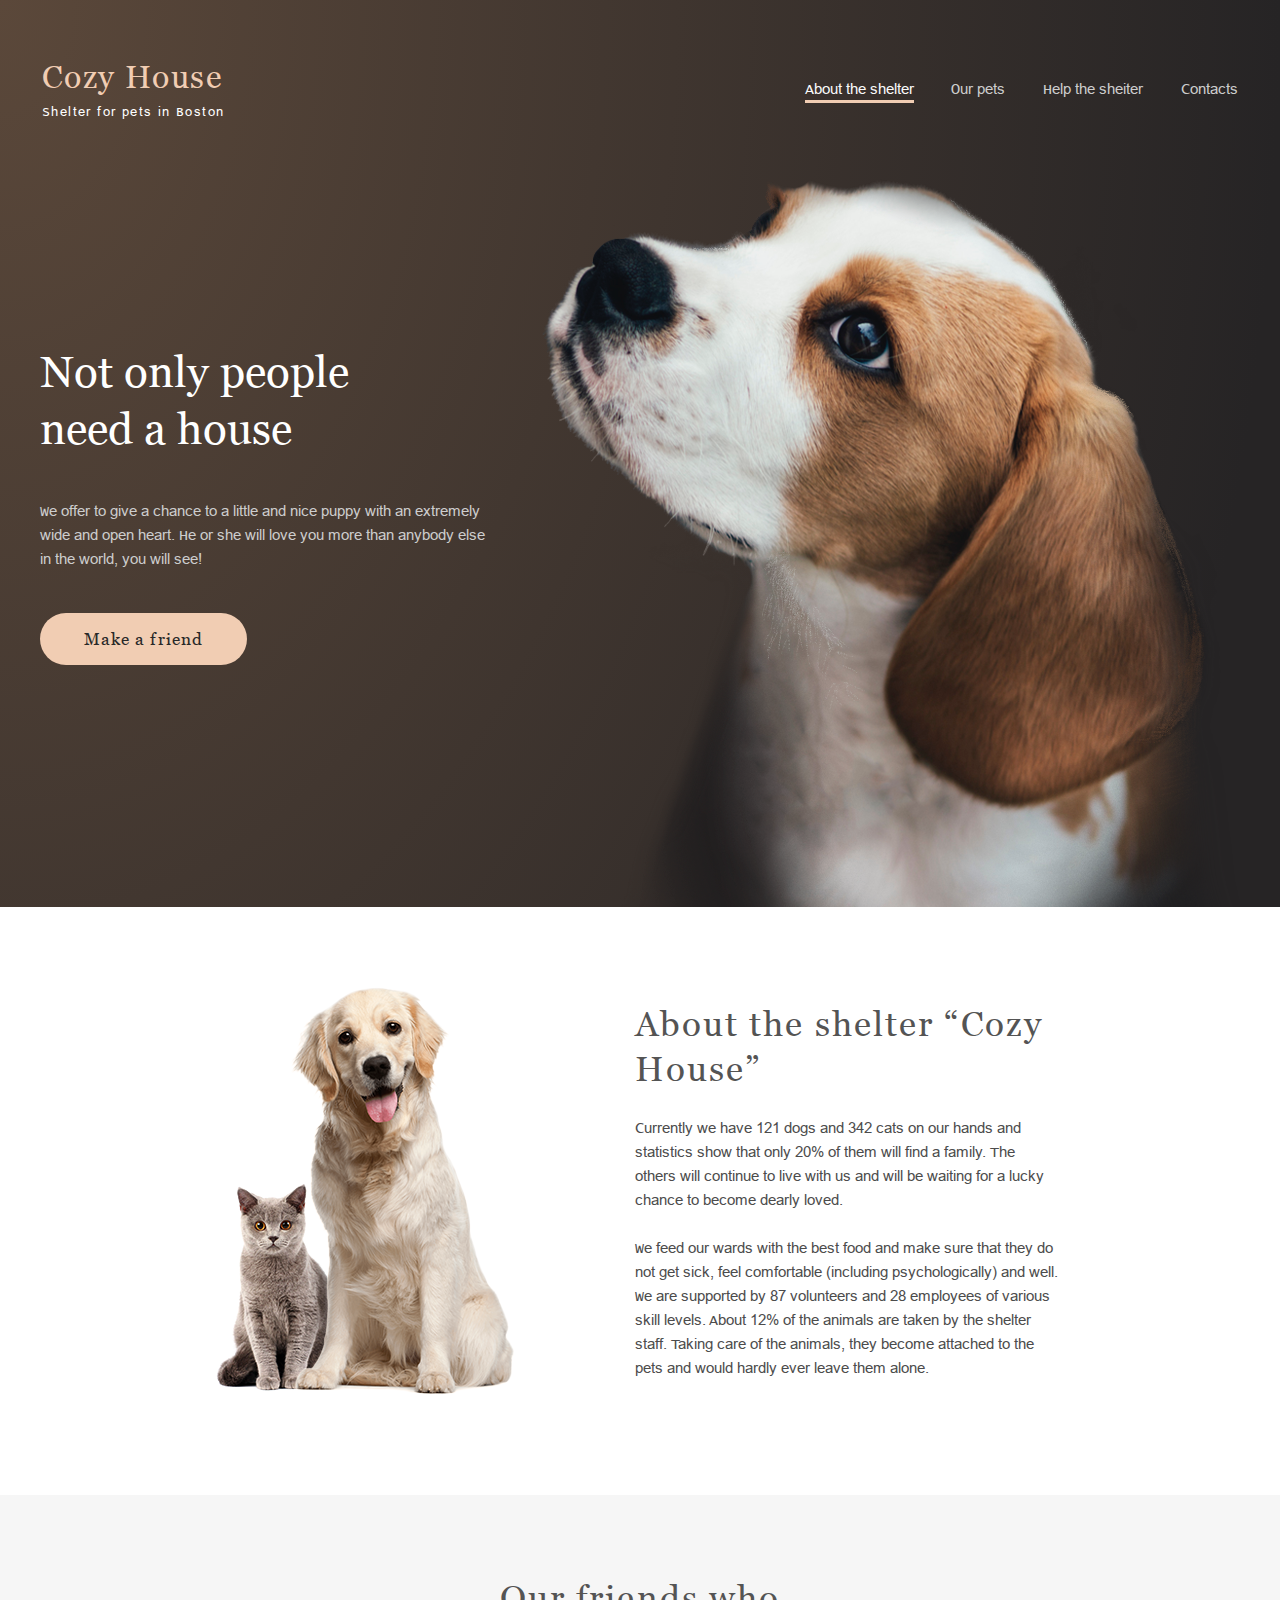
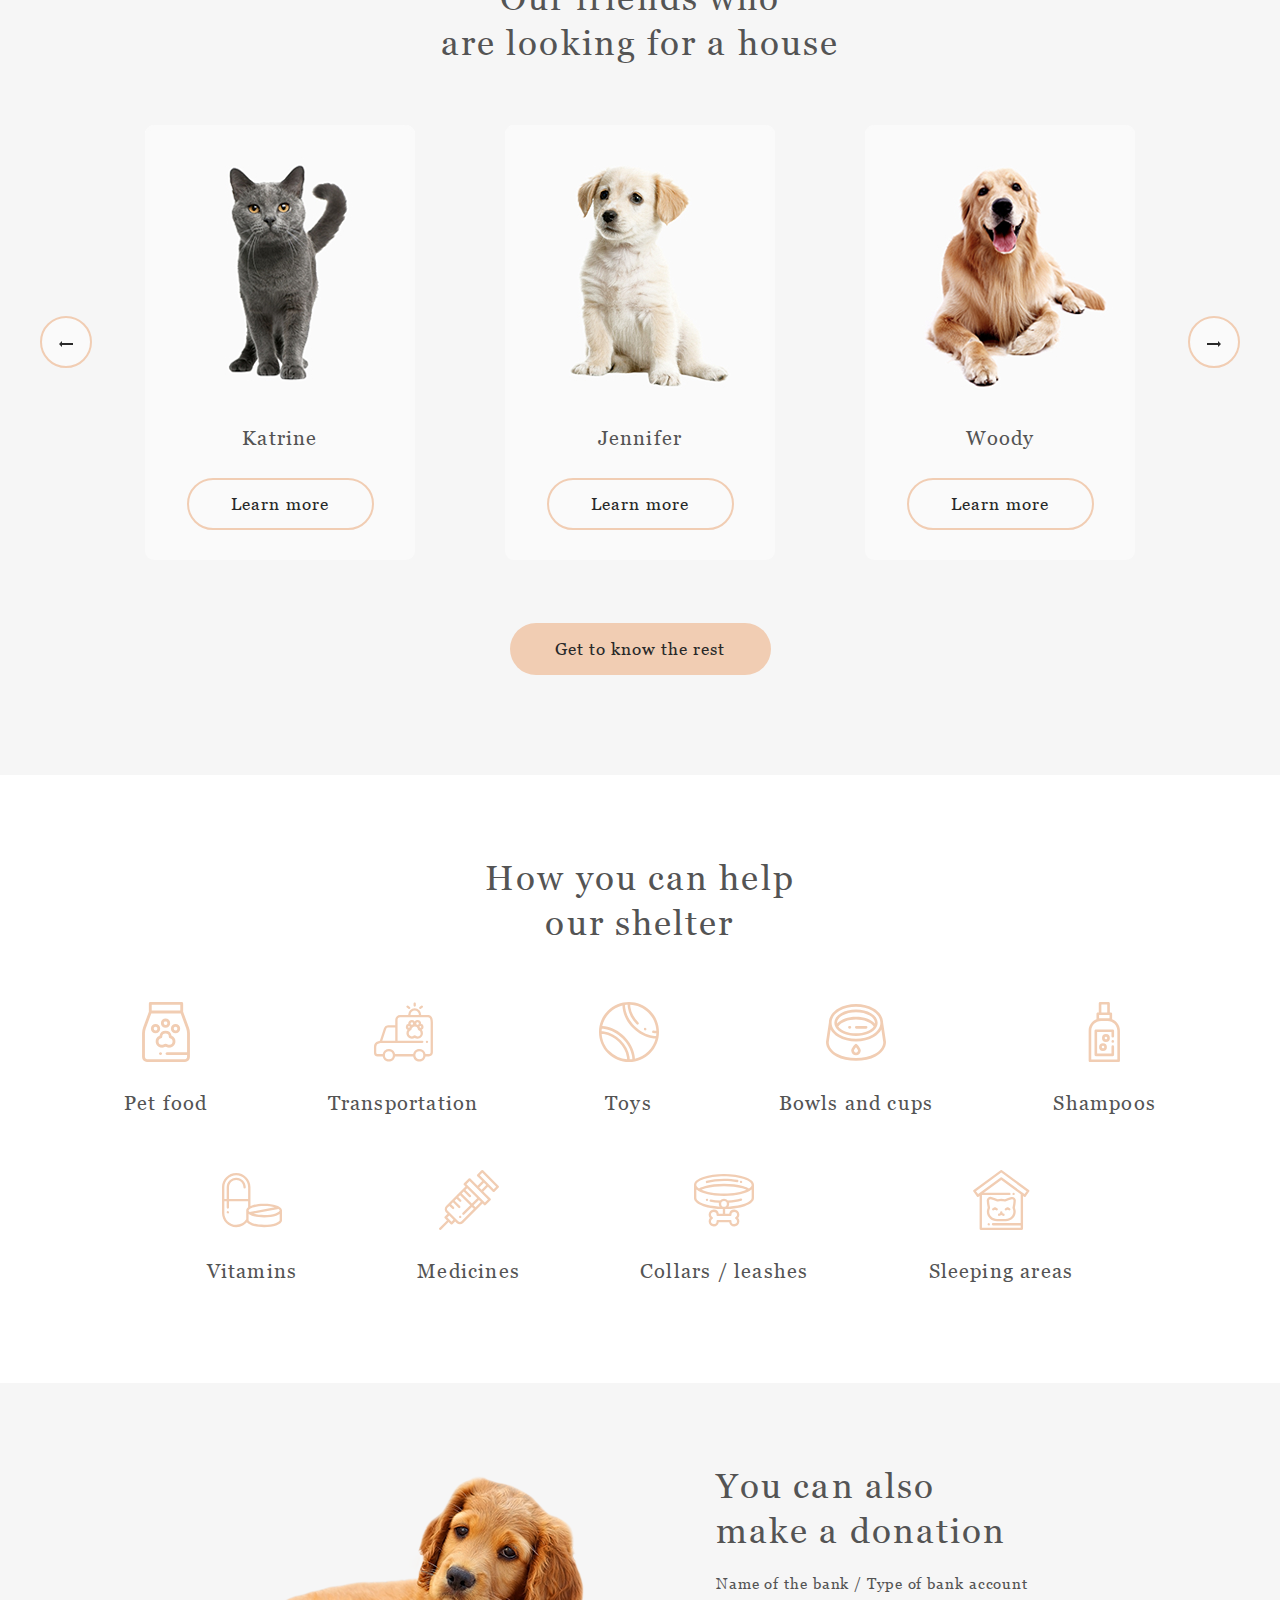
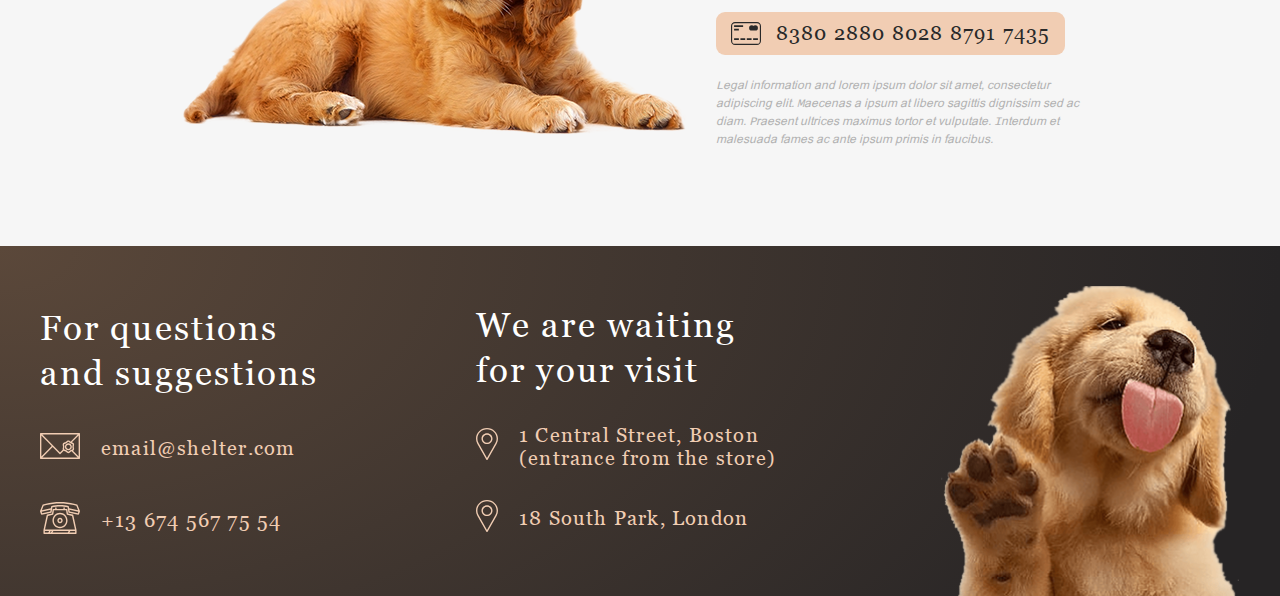
<file: shelter-website/index.html>
<!DOCTYPE html>
<html lang="en">
    <head>
        <meta charset="UTF-8">
        <meta http-equiv="X-UA-Compatible" content="IE=edge">
        <meta name="viewport" content="width=device-width, initial-scale=1.0">
        <link rel="stylesheet" href="./pages/main/style.css">
        <link rel="icon" href="./assets/images/favicon.png" type="image/png">
        <title>Shelter</title>
    </head>
<body>
    <section class="start">
        <header class=" wraper header">
            <nav>
                <a class="logo" href="#">
                    <h1 class="logo__title">
                        Cozy House
                    </h1>
                    <p class="logo__subtitle">
                        Shelter for pets in Boston
                    </p>
                </a>
                <div class="overlay">
                    <div class="navigation__burger ">
                        <a class="logo__burger" href="#!">
                            <h1 class="logo__title">
                                Cozy House
                            </h1>
                            <p class="logo__subtitle">
                                Shelter for pets in Boston
                            </p>
                        </a>
                        <ul class="nav__list">
                            <li class="nav__item">
                                <a href="#" class="nav__link active-link">About the shelter</a>
                            </li>
                            <li class="nav__item">
                                <a href="./pages/pets/index.html" class="nav__link">Our pets</a>
                            </li>
                            <li class="nav__item">
                                <a href="#help" class="nav__link">Help the sheiter</a>
                            </li>
                            <li class="nav__item">
                                <a href="#footer" class="nav__link">Contacts</a>
                            </li>
                        </ul>
                    </div>
                </div>
                <div class="nav__burger nav__burger-hidden">
                    <span class="nav__burger-line"></span>
                </div>
            </nav>
        </header>
    <div class="start__container flex">
        <div class="start__data">
            <h2 class="start__title">
                Not only people need a house
            </h2>
            <p class="start__content">
                We offer to give a chance to a little and nice puppy with an extremely 
                wide and open heart. He or she will love you more than anybody else in the world, you will see!
            </p>
            <button  class="button" onclick="window.location.href = '#pets'">Make a friend</button>
        </div>
        <div class="start__img">
            <img src="./assets/images/start-screen-puppy.png" alt="">
        </div>
    </div>
    </section>
    <main class="main">
        <section class="about" id="about">
            <div class="section section__about flex">
                <div class="about__img">
                    <img src="./assets/images/about-pets.png" alt="about">
                </div>
                <div class="about__data">
                    <h3 class="about__heading heading">
                        About the shelter “Cozy House”
                    </h3>
                    <p class="about__subheading">
                        Currently we have 121 dogs and 342 cats on our hands and statistics show that only
                        20% of them will find a family. The others will continue to live with us and will be waiting 
                        for a lucky chance to become dearly loved.
                    </p>
                    <p class="about__subheading">
                        We feed our wards with the best food and make sure that they do not get sick, feel comfortable
                        (including psychologically) and well. We are supported by 87 volunteers and 28 employees of 
                        various skill levels. About 12% of the animals are taken by the shelter staff. Taking care of 
                        the animals, they become attached to the pets and would hardly ever leave them alone.
                    </p>
                </div>
            </div>
        </section>
        <section class="pets" id="pets">
            <div class="section section__prts">
                <h3 class="pets__heading heading">
                    Our friends who<br>
                    are looking for a house
                </h3>
                <div class="pets__slider">
                    <button class="pets__slider-btn left">
                        <svg class="pets__slider-svg">
                            <use href="./assets/icon/sprites.svg#arrow-left"></use>
                        </svg>
                    </button>
                    <div class="pets__card" >
                        <div class="pets__card__item" data-id="4">
                            <img src="./assets/images/pets-katrine.jpg" alt="foto1" class="pets__card-img">
                            <h4 class="pets__card-title">Katrine</h4>
                            <button class="pets__card-btn button">Learn more</button>
                        </div>
                        <div class="pets__card__item item-2" data-id="0">
                            <img src="./assets/images/pets-jennifer.jpg" alt="foto2" class="pets__card-img">
                            <h4 class="pets__card-title">Jennifer</h4>
                            <button class="pets__card-btn button">Learn more</button>
                        </div>
                        <div class="pets__card__item item-3" data-id="2">
                            <img src="./assets/images/pets-woody.jpg" alt="foto3" class="pets__card-img">
                            <h4 class="pets__card-title">Woody</h4>
                            <button class="pets__card-btn button">Learn more</button>
                        </div>

                    </div>
                    <button class="pets__slider-btn right">
                        <svg class="pets__slider-svg">
                            <use href="./assets/icon/sprites.svg#arrow-right"></use>
                        </svg>
                    </button>
                </div>
                <div class="pets__button">
                    <button onclick="window.location.href = './pages/pets/index.html'" class="pets__button-btn button">Get to know the rest</button>
                </div>
            </div>
        </section>
        <section class="help" id="help">
            <div class="section section__help">
                <h3 class="help__heading heading">
                    How you can help<br>
                    our shelter
                </h3>
                <div class="help__containet">
                    <div class="help__card">
                        <div class="help__icon">
                            <svg class="help-svg">
                                <use href="./assets/icon/sprites.svg#icon-pet-food"></use>
                            </svg>
                        </div>
                        <h4 class="help__title">
                            Pet food
                        </h4>
                    </div>

                    <div class="help__card">
                        <div class="help__icon">
                            <svg class="help-svg">
                                <use href="./assets/icon/sprites.svg#icon-transportation"></use>
                            </svg>
                        </div>
                        <h4 class="help__title">
                            Transportation
                        </h4>
                    </div>

                    <div class="help__card">
                        <div class="help__icon">
                            <svg class="help-svg">
                                <use href="./assets/icon/sprites.svg#icon-toys"></use>
                            </svg>
                        </div>
                        <h4 class="help__title">
                            Toys
                        </h4>
                    </div>

                    <div class="help__card">
                        <div class="help__icon">
                            <svg class="help-svg">
                                <use href="./assets/icon/sprites.svg#icon-bowls-and-cups"></use>
                            </svg>
                        </svg>
                        </div>
                        <h4 class="help__title">
                            Bowls and cups
                        </h4>
                    </div>

                    <div class="help__card">
                        <div class="help__icon">
                            <svg class="help-svg">
                                <use href="./assets/icon/sprites.svg#icon-shampoos"></use>
                            </svg>
                        </div>
                        <h4 class="help__title">
                            Shampoos
                        </h4>
                    </div>

                    <div class="help__card">
                        <div class="help__icon">
                            <svg class="help-svg">
                                <use href="./assets/icon/sprites.svg#icon-vitamins"></use>
                            </svg>
                        </div>
                        <h4 class="help__title">
                            Vitamins
                        </h4>
                    </div>

                    <div class="help__card">
                        <div class="help__icon">
                            <svg class="help-svg">
                                <use href="./assets/icon/sprites.svg#icon-medicines"></use>
                            </svg>
                        </div>
                        <h4 class="help__title">
                            Medicines
                        </h4>
                    </div>

                    <div class="help__card">
                        <div class="help__icon">
                            <svg class="help-svg">
                                <use href="./assets/icon/sprites.svg#icon-collars-leashes"></use>
                            </svg>
                        </div>
                        <h4 class="help__title">
                            Collars / leashes
                        </h4>
                    </div>

                    <div class="help__card">
                        <div class="help__icon">
                            <svg class="help-svg">
                                <use href="./assets/icon/sprites.svg#icon-sleeping-area"></use>
                            </svg>
                        </div>
                        <h4 class="help__title">
                            Sleeping areas
                        </h4>
                    </div>
                </div>
            </div>
        </section>
        <section class="donation">
            <div class="donation__section section flex">
                <div class="donation__img">
                    <img src="./assets/images/donation-dog.png" alt="donation">
                </div>
                <div class="donation__data">
                    <h3 class="donatiom__heading heading">
                        You can also<br>
                        make a donation
                    </h3>
                    <p class="donation__subheading">
                        Name of the bank / Type of bank account
                    </p>
                    <duuton class="donation__button button">
                        <svg class="donation-svg">
                            <use href="./assets/icon/sprites.svg#credit-card"></use>
                        </svg>
                        <a class="donation__button-title">
                            8380 2880 8028 8791 7435
                        </a>
                    </duuton>
                    <p class="donation__text">
                        Legal information and lorem ipsum dolor sit amet, consectetur adipiscing elit. Maecenas a 
                        ipsum at libero sagittis dignissim sed ac diam. Praesent ultrices maximus tortor et vulputate. 
                        Interdum et malesuada fames ac ante ipsum primis in faucibus.
                    </p>
                </div>
            </div>
        </section>
    </main>
    <footer class="footer" id="footer">
        <div class="footer__container">
            <div class="footer__data">
                <div class="footer__contacts">
                    <h3 class="footer__heading heading">
                        For questions and suggestions
                    </h3>
                    <a href="mailto:email@shelter.com" target="_blank" class="footer__email-icon footer__title">
                        email@shelter.com
                    </a>
                    <a href="tel:+136745677554" target="_blank" class="footer__phone-icon footer__title" href="#" target="_blank">
                        +13 674 567 75 54
                    </a>
                </div>
                <div class="footer__locations">
                    <h3 class="footer__heading heading">
                        We are waiting for your visit
                    </h3>
                    <a href="https://goo.gl/maps/6QMRmYpFMbhEXbdG8" target="_blank" class="footer__locations-icon footer__title">
                        1 Central Street, Boston (entrance from the store)
                    </a>
                    <a href="https://goo.gl/maps/6QMRmYpFMbhEXbdG8" target="_blank" class="footer__locations-icon footer__title">
                        18 South Park, London
                    </a>
                </div>
                <img src="./assets/images/footer-puppy.png" alt="" class="footer__img">
            </div>
        </div>
    </footer>

    <section class="modal">
        <div class="popup__overlay">
            <div class="popup">
                <img src="./assets/images/pets-jennifer.jpg" alt="foto" class="popup__img">
                <div class="popup__content">
                    <h3 class="popup__name">Jennifer</h3>
                    <p class="popup__type-breed">Dog - Labrador</p>
                    <p class="popup__description">Jennifer is a sweet 2 months old Labrador that is patiently waiting to find a new forever home. This girl really enjoys being able to go outside to run and play, but won\'t hesitate to play up a storm in the house if she has all of her favorite toys.</p>
                    <ul class="popup__items">
                        <li class="popup__item">
                            Age:
                            <span class="popup__age item__value">
                                2 months
                            </span>
                        </li>
                        <li class="popup__item">
                            Inoculations:
                            <span class="popup__inoculations item__value">
                                none
                            </span>
                        </li>
                        <li class="popup__item">
                            Diseases:
                            <span class="popup__diseases item__value">
                                none
                            </span>
                        </li>
                        <li class="popup__item">
                            Parasites:
                            <span class="popup__parasites item__value">
                                none
                            </span>
                        </li>
                    </ul>
                    <button class="pets__slider-btn close">
                        <svg class="popup__svg">
                            <use href="./assets/icon/sprites.svg#icon-close"></use>
                        </svg>
                    </button>
                </div>
            </div>
        </div>
    </section>

    <script src="./pages/main/script.js"></script>
</body>
</html>
</file>
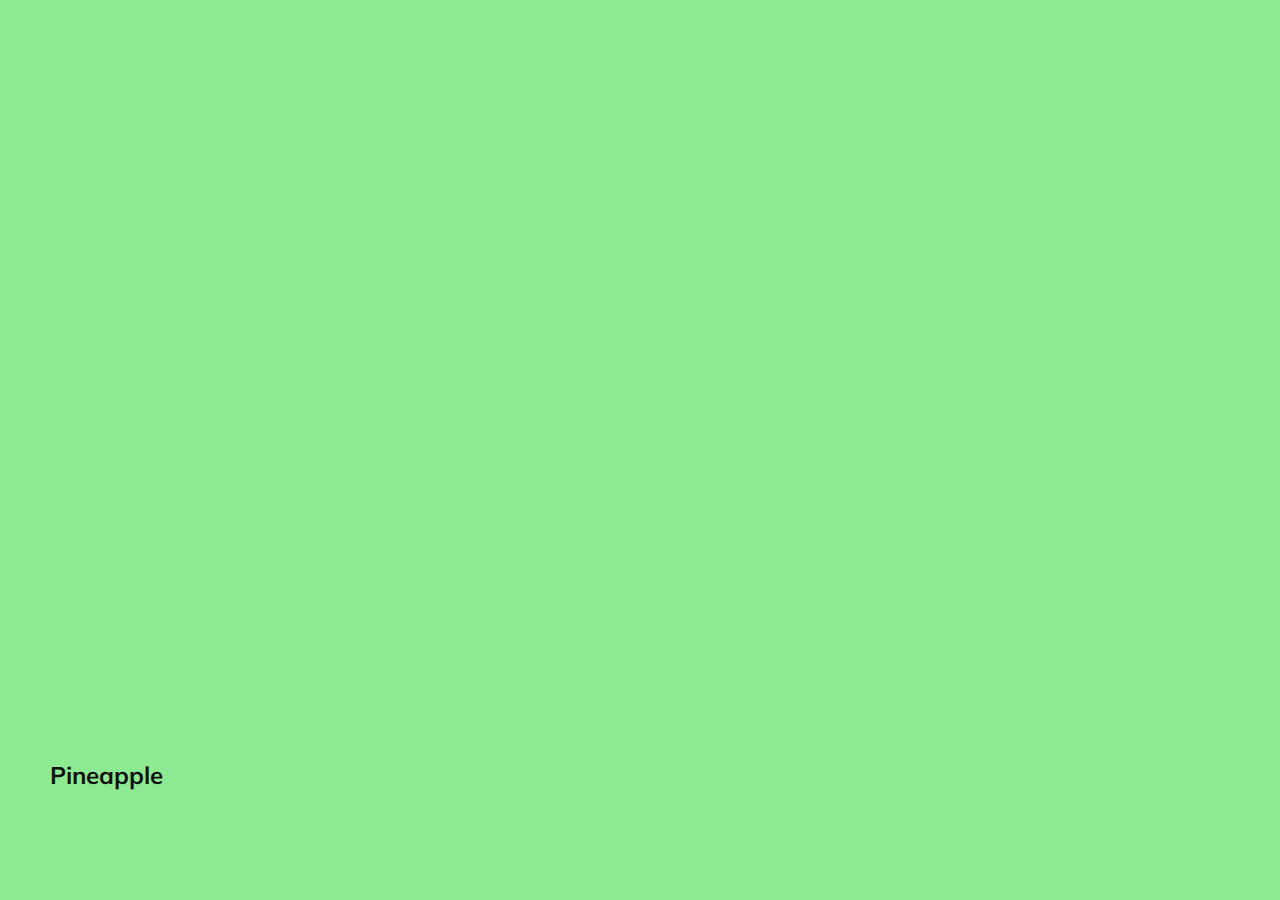
<file: slider/index.html>
<!DOCTYPE html>
<html lang="en">
<head>
  <meta charset="UTF-8" />
  <meta name="viewport" content="width=device-width, initial-scale=1.0" />
  <link rel="stylesheet" href="styles.css" />
  <title>Карточки | Проект 1</title>
</head>
<body>
<div class="container">
  <div
      class="slide active"
      style="background-image: url('https://images.unsplash.com/photo-1550258987-190a2d41a8ba?ixid=MnwxMjA3fDB8MHxwaG90by1wYWdlfHx8fGVufDB8fHx8&ixlib=rb-1.2.1&auto=format&fit=crop&w=2749&q=80');"
  >
    <h3>Pineapple</h3>
  </div>
  <div
      class="slide"
      style="
          background-image: url('https://images.unsplash.com/photo-1528825871115-3581a5387919?ixlib=rb-1.2.1&ixid=MnwxMjA3fDB8MHxwaG90by1wYWdlfHx8fGVufDB8fHx8&auto=format&fit=crop&w=1015&q=80');
        "
  >
    <h3>Banana</h3>
  </div>
  <div
      class="slide"
      style="
          background-image: url('https://images.unsplash.com/photo-1601004890684-d8cbf643f5f2?ixid=MnwxMjA3fDB8MHxwaG90by1wYWdlfHx8fGVufDB8fHx8&ixlib=rb-1.2.1&auto=format&fit=crop&w=1015&q=80');
        "
  >
    <h3>Strawberry</h3>
  </div>
  <div
      class="slide"
      style="
          background-image: url('https://images.unsplash.com/photo-1601379760883-1bb497c558f0?ixlib=rb-1.2.1&ixid=MnwxMjA3fDB8MHxwaG90by1wYWdlfHx8fGVufDB8fHx8&auto=format&fit=crop&w=987&q=80');
        "
  >
    <h3>Fig</h3>
  </div>
  <div
      class="slide"
      style="
          background-image: url('https://images.unsplash.com/photo-1517282009859-f000ec3b26fe?ixlib=rb-1.2.1&ixid=MnwxMjA3fDB8MHxwaG90by1wYWdlfHx8fGVufDB8fHx8&auto=format&fit=crop&w=987&q=80');
        "
  >
    <h3>Papaya</h3>
  </div>
</div>
<script src="app.js"></script>
</body>
</html>
</file>
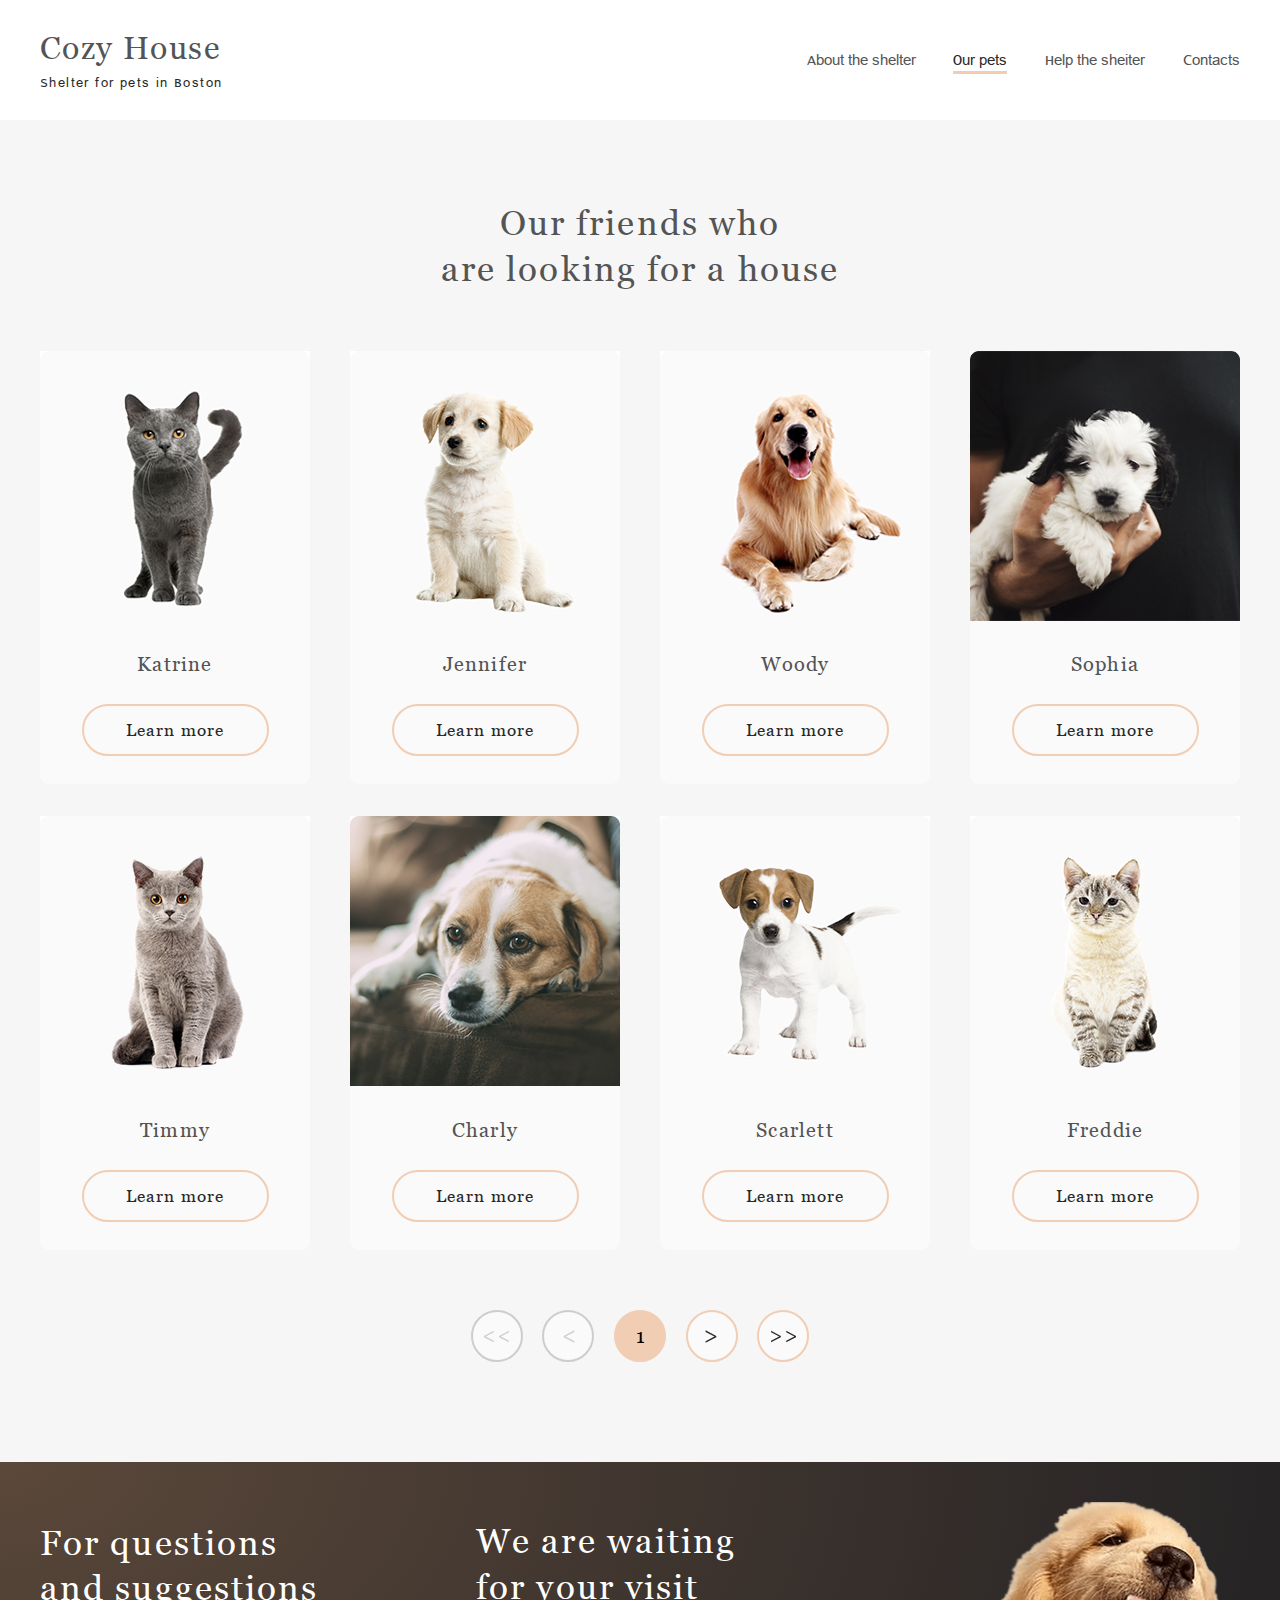
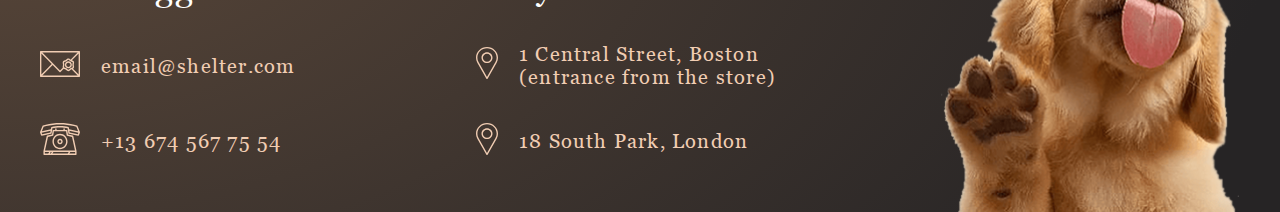
<file: shelter-website/pages/pets/index.html>
<!DOCTYPE html>
<html lang="en">
<head>
    <meta charset="UTF-8">
    <meta http-equiv="X-UA-Compatible" content="IE=edge">
    <meta name="viewport" content="width=device-width, initial-scale=1.0">
    <link rel="icon" href="../../assets/images/favicon.png" type="image/png">
    <link rel="stylesheet" href="./style.css">
    <title>Pets</title>
</head>
<body>
    <section class="start">
        <header class="wraper">
            <nav class="header">
                <a class="logo" href="../../index.html">
                    <h1 class="logo__title">
                        Cozy House
                    </h1>
                    <p class="logo__subtitle">
                        Shelter for pets in Boston
                    </p>
                </a>
                <div class="overlay">
                    <div class="navigation__burger ">
                        <a class="logo__burger" href="#">
                            <h1 class="logo__title logo__title__burger">
                                Cozy House
                            </h1>
                            <p class="logo__subtitle logo__subtitle__burger">
                                Shelter for pets in Boston
                            </p>
                        </a>
                        <ul class="nav__list">
                            <li class="nav__item">
                                <a href="../../index.html" class="nav__link nav__link__burger">About the shelter</a>
                            </li>
                            <li class="nav__item">
                                <a href="#" class="nav__link active-link active-link__burger">Our pets</a>
                            </li>
                            <li class="nav__item">
                                <a href="../../index.html#help" class="nav__link nav__link__burger">Help the sheiter</a>
                            </li>
                            <li class="nav__item">
                                <a href="#footer" class="nav__link nav__link__burger">Contacts</a>
                            </li>
                        </ul>
                    </div>
                </div>
                <div class="nav__burger nav__burger-hidden">
                    <span class="nav__burger-line"></span>
                </div>
            </nav>
        </header>
    </div>
    </section>
    <section class="pets" id="pets">
        <div class="pets__content">
            <h3 class="pets__heading">
                Our friends who<br>
                are looking for a house
            </h3>
                <div class="pets__card">
                    <div class="pets__card__item" data-id="4">
                        <img src="../../assets/images/pets-katrine.jpg" alt="" class="pets__card-img">
                        <h4 class="pets__card-title">Katrine</h4>
                        <button class="pets__card-btn">Learn more</button>
                    </div>

                    <div class="pets__card__item" data-id="0">
                        <img src="../../assets/images/pets-jennifer.jpg" alt="" class="pets__card-img">
                        <h4 class="pets__card-title">Jennifer</h4>
                        <button class="pets__card-btn">Learn more</button>
                    </div>

                    <div class="pets__card__item" data-id="2">
                        <img src="../../assets/images/pets-woody.jpg" alt="" class="pets__card-img">
                        <h4 class="pets__card-title">Woody</h4>
                        <button class="pets__card-btn">Learn more</button>
                    </div>

                    <div class="pets__card__item" data-id="1">
                        <img src="../../assets/images/pets-katrine2.jpg" alt="" class="pets__card-img">
                        <h4 class="pets__card-title">Sophia</h4>
                        <button class="pets__card-btn">Learn more</button>
                    </div>

                    <div class="pets__card__item" data-id="5">
                        <img src="../../assets/images/pets-timmy.jpg" alt="" class="pets__card-img">
                        <h4 class="pets__card-title">Timmy</h4>
                        <button class="pets__card-btn">Learn more</button>
                    </div>

                    <div class="pets__card__item" data-id="7">
                        <img src="../../assets/images/pets-charly.jpg" alt="" class="pets__card-img">
                        <h4 class="pets__card-title">Charly</h4>
                        <button class="pets__card-btn">Learn more</button>
                    </div>

                    <div class="pets__card__item" data-id="3">
                        <img src="../../assets/images/pets-scarlet.jpg" alt="" class="pets__card-img">
                        <h4 class="pets__card-title">Scarlett</h4>
                        <button class="pets__card-btn">Learn more</button>
                    </div>

                    <div class="pets__card__item" data-id="6">
                        <img src="../../assets/images/pets-katrine3.jpg" alt="" class="pets__card-img">
                        <h4 class="pets__card-title">Freddie</h4>
                        <button class="pets__card-btn">Learn more</button>
                    </div>
                </div>

                <div class="pets__slider" >
                    <button class="pets__slider-btn pets__slider-disabled">
                        <svg class="pets__slider-svg">
                            <use href="../../assets/icon/sprites.svg#right2"></use>
                        </svg>
                    </button>
                    <button class="pets__slider-btn pets__slider-disabled">
                        <svg class="pets__slider-svg">
                            <use href="../../assets/icon/sprites.svg#right1"></use>
                        </svg>
                    </button>
                    <button class="pets__slider-btn pets__slider__btn-active">
                        1
                    </button>
                    <button class="pets__slider-btn pets__slider__btn-righ">
                        <svg class="pets__slider-svg active-svg">
                            <use href="../../assets/icon/sprites.svg#left1"></use>
                        </svg>
                    </button>
                    <button class="pets__slider-btn pets__slider__btn-righ">
                        <svg class="pets__slider-svg active-svg">
                            <use href="../../assets/icon/sprites.svg#left2"></use>
                        </svg>
                    </button>
                </div>
        </div>
    </section>
    <footer class="footer" id="footer">
        <div class="footer__container">
            <div class="footer__data">
                <div class="footer__contacts">
                    <h3 class="footer__heading heading">
                        For questions and suggestions
                    </h3>
                    <a href="mailto:email@shelter.com" target="_blank" class="footer__email-icon footer__title">
                        email@shelter.com
                    </a>
                    <a href="tel:+136745677554" target="_blank" class="footer__phone-icon footer__title" href="#" target="_blank">
                        +13 674 567 75 54
                    </a>
                </div>
                <div class="footer__locations">
                    <h3 class="footer__heading heading">
                        We are waiting for your visit
                    </h3>
                    <a href="https://goo.gl/maps/6QMRmYpFMbhEXbdG8" target="_blank" class="footer__locations-icon footer__title">
                        1 Central Street, Boston (entrance from the store)
                    </a>
                    <a href="https://goo.gl/maps/6QMRmYpFMbhEXbdG8" target="_blank" class="footer__locations-icon footer__title">
                        18 South Park, London
                    </a>
                </div>
                <img src="../../assets/images/footer-puppy.png" alt="" class="footer__img">
            </div>
        </div>
    </footer>
    <section class="modal">
        <div class="popup__overlay">
            <div class="popup">
                <img src="../../assets/images/pets-jennifer.jpg" alt="foto" class="popup__img">
                <div class="popup__content">
                    <h3 class="popup__name">Jennifer</h3>
                    <p class="popup__type-breed">Dog - Labrador</p>
                    <p class="popup__description">Jennifer is a sweet 2 months old Labrador that is patiently waiting to find a new forever home. This girl really enjoys being able to go outside to run and play, but won\'t hesitate to play up a storm in the house if she has all of her favorite toys.</p>
                    <ul class="popup__items">
                        <li class="popup__item">
                            Age:
                            <span class="popup__age item__value">
                                2 months
                            </span>
                        </li>
                        <li class="popup__item">
                            Inoculations:
                            <span class="popup__inoculations item__value">
                                none
                            </span>
                        </li>
                        <li class="popup__item">
                            Diseases:
                            <span class="popup__diseases item__value">
                                none
                            </span>
                        </li>
                        <li class="popup__item">
                            Parasites:
                            <span class="popup__parasites item__value">
                                none
                            </span>
                        </li>
                    </ul>
                    <button class="pets__slider-btn close">
                        <svg class="popup__svg">
                            <use href="../../assets/icon/sprites.svg#icon-close"></use>
                        </svg>
                    </button>
                </div>
            </div>
        </div>
    </section>

    <script src="./script.js"></script>
</body>
</html>
</file>
<file: assets/css/styles.css>
/*=============== GOOGLE FONTS ===============*/
@import url("https://fonts.googleapis.com/css2?family=Poppins:wght@400;500;600&display=swap");

/*=============== VARIABLES CSS ===============*/
:root {
  --header-height: 3.5rem;

  /*========== Colors ==========*/
  /*Color mode HSL(hue, saturation, lightness)*/
  /*
        Purple: hsl(250, 66%, 75%)
        Blue: hsl(207, 90%, 72%)
        Pink: hsl(356, 66%, 75%)
        Teal: hsl(174, 63%, 62%)
        caputino(16, 11%, 48%)
  */
  --first-hue: 197;
  --sat: 96%;
  --lig: 29%;
  --second-hue: 219;

  --first-color: hsl(var(--first-hue), var(--sat), var(--lig));
  --first-color-alt: hsl(var(--first-hue), var(--sat), 25%); /* -4% */
  --title-color: hsl(var(--second-hue), 15%, 95%);
  --text-color: hsl(var(--second-hue), 8%, 75%);
  --text-color-light: hsl(var(--second-hue), 4%, 55%);
  --body-color: hsl(var(--second-hue), 48%, 8%);
  --container-color: hsl(var(--second-hue), 32%, 12%);

  /*========== Font and typography ==========*/
  /*.5rem = 8px | 1rem = 16px ...*/
  --body-font: 'Poppins', sans-serif;
  --biggest-font-size: 1.75rem;
  --h1-font-size: 1.5rem;
  --h2-font-size: 1.25rem;
  --h3-font-size: 1rem;
  --normal-font-size: .938rem;
  --small-font-size: .813rem;
  --smaller-font-size: .75rem;
  --tiny-font-size: .625rem;

  /*========== Font weight ==========*/
  --font-medium: 500;
  --font-semibold: 600;

  /*========== z index ==========*/
  --z-tooltip: 10;
  --z-fixed: 100;
  --z-modal: 1000;
}

/* Responsive typography */
@media screen and (min-width: 968px) {
  :root {
    --biggest-font-size: 2.5rem;
    --h1-font-size: 2.25rem;
    --h2-font-size: 1.5rem;
    --h3-font-size: 1.25rem;
    --normal-font-size: 1rem;
    --small-font-size: .875rem;
    --smaller-font-size: .813rem;
  }
}

/*=============== BASE ===============*/
* {
  box-sizing: border-box;
  padding: 0;
  margin: 0;
}

html {
  scroll-behavior: smooth;
}

body,
button,
input,
textarea {
  font-family: var(--body-font);
  font-size: var(--normal-font-size);
}

body {
  background-color: var(--body-color);
  color: var(--text-color);
  transition: .4s;
}

h1, h2, h3 {
  color: var(--title-color);
  font-weight: var(--font-semibold);
}

ul {
  list-style: none;
}

a {
  text-decoration: none;
}

button {
  cursor: pointer;
  border: none;
  outline: none;
}

img {
  max-width: 301px;
  height: auto;
}


/*=============== THEME ===============*/
.change-theme{
  font-size: 1.25rem;
  cursor: pointer;
  transition: .3s;
}

.change-theme:hover{
  color: var(--first-color);
}
/*========== Variables Light theme ==========*/
body.light-theme{
  --title-color: hsl(var(--second-hue), 15%, 15%);
  --text-color: hsl(var(--second-hue), 8%, 35%);
  --body-color: hsl(var(--second-hue), 100%, 99%);
  --container-color: #fff;
}

.light-theme .scroll-header{
  box-shadow: 0 2px 4px hsl(0, 0%, 1%, .1);
}

.light-theme .nav__menu{
  background-color: hsl(var(--second-hue), 32%, 90%, .8);
}

.light-theme .section__subtitle{
  color: var(--text-color);
}

.light-theme .home__social-link{
  box-shadow: 0 2px 8px hsl(var(--second-hue), 48%, 8%, .1);
}

.light-theme .home__social::after,
.light-theme .footer__social-link{
  background-color: var(--title-color);
}

.light-theme .home__social-link,
.light-theme .home__scroll,
.light-theme .button,
.light-theme .button:hover,
.light-theme .active-work,
.light-theme .footer_title,
.light-theme .footer__link,
.light-theme .footer__copy{
  color: var(--title-color);
}

.light-theme .about__box{
  box-shadow: 0 2px 8px hsla(var(--second-hue), 48%, 8%, .1);
}

.light-theme .skills__content,
.light-theme .services__card,
.light-theme .work__card,
.light-theme .testimonial__card,
.light-theme .contact__card{
  box-shadow: 0 2px 16px hsla(var(--second-hue), 48%, 8%, .1);
}

.light-theme::-webkit-scrollbar{
  background-color: hsl(var(--second-hue), 8%, 66%);
}

.light-theme::-webkit-scrollbar-thumb{
  background-color: hsl(var(--second-hue), 8%, 54%);
}

.light-theme::-webkit-scrollbar-thumb:hover{
  background-color: hsl(var(--second-hue), 8%, 44%);
}
/*=============== REUSABLE CSS CLASSES ===============*/
.container {
  max-width: 968px;
  margin-left: 1rem;
  margin-right: 1rem;
}

.grid {
  display: grid;
  gap: 1.25rem;
}

.main {
  overflow: hidden;
}

.section {
  padding: 4.5rem 0 1rem;
}

.section__title,
.section__subtitle {
  text-align: center;
}

.section__title {
  font-size: var(--h2-font-size);
  color: var(--title-color);
  margin-bottom: 2rem;
}

.section__subtitle {
  display: block;
  font-size: var(--smaller-font-size);
  color: var(--text-color-light);
}

/*=============== HEADER & NAV===============*/
.header{
  position: fixed;
  top: 0;
  left: 0;
  width: 100%;
  background-color: var(--body-color);
  z-index: var(--z-fixed);
  transition: .4s;
}

.nav{
  height: var(--header-height);
  display: flex;
  justify-content: space-between;
  align-items: center;
}

.nav__logo{
  color: var(--title-color);
  font-weight: var(--font-medium);
  transition: .4s;
}

.nav__logo:hover{
  color: var(--first-color-alt);
}

.nav__menu{
  position: fixed;
  bottom: 1rem;
  background-color: hsla(var(--second-hue), 32%, 16%, .8);
  width: 90%;
  border-radius: 4rem;
  padding: 1rem 2.25rem;
  backdrop-filter: blur(10px);
  transition: .4s;
}

.nav__list{
  display: flex;
  justify-content: space-between;
  align-items: center;
}

.nav__link{
  color: var(--text-color);
  font-size: 1.25rem;
  padding: .4rem;
  display: flex;
  border-radius: 5rem;
}

.nav__icon {
  display: flex;
  align-items: center;
  gap: 1.5rem;
}

.lang {
  color: var(--text-color);
  font-size: 1.25rem;
  padding: .4rem;
  border-radius: 5rem;
}

/* Active link */
.active-link{
  background: linear-gradient(180deg,
              hsla(var(--first-hue), var(--sat), var(--lig), 1),
              hsla(var(--first-hue), var(--sat), var(--lig), .2));
  box-shadow: 0 0 16px hsla(var(--first-hue), var(--sat), var(--lig), .4);
  color: var(--title-color);
}

/* Change background header */
.scroll-header{
  box-shadow: 0 4px 4px hsla(0, 0%, 4%, .3);
}

/*=============== HOME ===============*/
.home__container{
  position: relative;
  row-gap: 4.5rem;
  padding-top: 2rem;
}

.home__data{
  text-align: center;
}

.home__greeting,
.home__education{
  font-size: var(--small-font-size);
  font-weight: var(--font-medium);
}

.home__greeting{
  display: block;
  color: var(--title-color);
  margin-bottom: .25rem;
}

.home__education{
  color: var(--text-color);
  mask-border: 2.5rem;
}

.home__name{
  font-size: var(--biggest-font-size);
}

.home__handle{
  justify-self: center;
  width: 293px;
  background: linear-gradient(180deg,
              hsla(var(--first-hue), var(--sat), var(--lig), 1),
              hsla(var(--first-hue), var(--sat), var(--lig), .2)
            );
  border-radius: 10rem 10rem 1rem 1rem;
  display: flex;
  align-items: flex-end;
  justify-content: center;
  overflow: hidden;
}

.home__buttons{
  display: flex;
  justify-content: flex-start;
  align-items: center;
  gap: 1.5rem;
  flex-direction: initial;
}

.home__social,
.home__scroll{
  position: absolute;
}

.home__social{
  bottom: 5rem;
  left: 0;
  display: grid;
  row-gap: .5rem;
}

.home__social-link{
  width: max-content;
  background-color: var(--container-color);
  color: var(--first-color);
  padding: .25rem;
  border-radius: .25rem;
  display: flex;
  font-size: 1rem;
  transition: .4s;
}

.home__social-link:hover{
  background-color: var(--first-color);
  color: #fff;
}

.home__social::after{
  content: "";
  width: 32px;
  height: 2px;
  background-color: var(--first-color);
  transform: rotate(90deg) translate(16px, 3px);
}

.home__scroll{
  color: var(--first-color);
  right: -1.5rem;
  bottom: 4rem;
  display: grid;
  row-gap: 2.25rem;
  justify-items: center;
}

.home__scroll-icon{
  font-size: 1.25rem;
}

.home__scroll-name{
  font-size: var(--smaller-font-size);
  transform: rotate(-90deg);
}

/*=============== BUTTONS ===============*/
.button{
  display: inline-block;
  background-color: var(--first-color);
  color: var(--body-color);
  padding: .75rem 1rem;
  border-radius: .5rem;
  font-weight: var(--font-medium);
  transition: .4s;
}

.button:hover{
  background-color: var(--first-color-alt);
  color: var(--bady-color);
}

.buttons--ghost{
  background-color: transparent;
  border: 2px solid var(--first-color);
  color: var(--first-color);
}
/*=============== ABOUT ===============*/
.about_container{
  row-gap: 2.5rem;
}

.about__img{
  width: 220px;
  border-radius: 1.5rem;
  justify-self: center;
}

.about__data{
  text-align: center;
}

.about__info{
  display: grid;
  grid-template-columns: repeat(3, 1fr);
  gap: .5rem;
  margin-bottom: 2rem;
}

.about__box{
  background-color: var(--container-color);
  border-radius: .75rem;
  padding: .75rem .5rem;
}

.about__icon{
  font-size: 1.5rem;
  color: var(--first-color);
  margin-bottom: .5rem;
}
.about__title{
  font-size: var(--small-font-size);
}

.about__subtitle{
  font-size: var(--tiny-font-size);
}

.about__description2{
  margin-bottom: 2rem;
}
/*=============== SKILLS ===============*/
.skills__container{
  row-gap: 2rem;
  padding-top: 1rem;
}

.skills__content{
  background-color: var(--container-color);
  padding: 1.5rem;
  border-radius: 1.25rem;
}

.skills__title{
  font-size: var(--normal-font-size);
  font-weight: var(--font-medium);
  color: var(--first-color);
  text-align: center;
  margin-bottom: 1.5rem;
}

.skills__box{
  display: flex;
  justify-content: center;
  column-gap: 2.5rem;
}

.skills__group{
  display: grid;
  align-content: flex-start;
  row-gap: 1rem;
}

.skills__data{
  display: flex;
  column-gap: .5rem;
}

.skills .bxs-badge-check{
  font-size: 1rem;
  color: var(--first-color);
}

.skills__name{
  font-size: var(--normal-font-size);
  font-weight: var(--font-medium);
  line-height: 18px;
}

.skills__level{
  font-size: var(--tiny-font-size);
}
/*=============== SERVICES ===============*/
.services__container{
  grid-template-columns: repeat(2, 1fr);
  gap: 1.5rem;
  padding-top: 1rem;
}

.services__card{
  background-color: var(--container-color);
  padding: 3rem 1.5rem 1.5rem;
  border-radius: 1rem;
}

.services__title{
  font-size: var(--h3-font-size);
  margin-bottom: 2.5rem;
}

.services__button{
  color: var(--first-color);
  font-size: var(--small-font-size);
  display: flex;
  align-items: center;
  column-gap: .25rem;
  cursor: pointer;
}

.services__button:hover .services__icon{
  transform: translateX(.25rem);
}

.services__icon{
  font-size: 1rem;
  transition: .4s;
}
/* Services modal */
.services__modal{
  position: fixed;
  inset: 0;
  background-color: hsla(var(--second-hue), 28%, 16%, .7);
  padding: 2rem 1rem;
  display: grid;
  place-items: center;
   visibility: hidden;
   opacity: 0;
  transition: .4s;
  z-index: var(--z-modal);
}


.services__modal-content{
  position: relative;
  background-color: var(--body-color);
  padding: 4.5rem 1.5rem 2.5rem;
  border-radius: 1.5rem;
}

.services__modal-title,
.services__modal-description{
  text-align: center;
}

.services__modal-title{
  font-size: var(--h3-font-size);
  color: var(--first-color);
  margin-bottom: 1rem;
}

.services__modal-description{
  font-size: var(--small-font-size);
  margin-bottom: 2rem;
}

.services__modal-list{
  display: grid;
  row-gap: .75rem;
}

.services__modal-item{
  display: flex;
  align-items: flex-start;
  column-gap: .5rem;
}

.services__modal-icon{
  font-size: 1.5rem;
  color: var(--first-color);
}

.services__modal-info{
  font-size: var(--small-font-size);
}

.services__modal-close{
  position: absolute;
  top: 1.5rem;
  right: 1.5rem;
  font-size: 1.5rem;
  color: var(--first-color);
  cursor: pointer;
}
/*Active modal*/
.active-modal{
  opacity: 1;
  visibility: visible;
}

/*=============== WORK ===============*/
.work__container{
  padding-top: 1rem;
}

.work__filters{
  display: flex;
  justify-content: center;
  align-items: center;
  column-gap: .75rem;
  margin-bottom: 2rem;
}

.work__item{
  cursor: pointer;
  color: var(--title-color);
  padding: .25rem .75rem;
  font-weight: var(--font-medium);
  border-radius: .5rem;
}

.work__card{
  background-color: var(--container-color);
  padding: 1rem;
  border-radius: 1rem;
}

.work__img{
  border-radius: 1rem;
  margin-bottom: .75rem;
}

.work__title{
  font-size: var(--normal-font-size);
  font-weight: var(--font-medium);
  margin: .25rem;
}

.work__button{
  width: max-content;
  color: var(--first-color);
  font-size: var(--small-font-size);
  display: flex;
  align-items: center;
  column-gap: .25rem;
}

.work__button:hover .work__icon{
  transform: translateX(.25rem);
}

.work__icon{
  font-size: 1rem;
  transition: .4s;
}

/* Active item work*/
.active-work{
  background-color: var(--first-color);
  color: var(--body-color);
}

/*=============== TESTIMONIAL ===============*/
.testimonial__card{
  background-color: var(--container-color);
  padding: 1.25rem 1.5rem;
  border-radius: 1.5rem;
  margin-bottom: 3rem;
}

.testimonial__img{
  width: 60px;
  border-radius: 3rem;
  margin-bottom: 1rem;
}

.testimonial__name{
  font-size: var(--normal-font-size);
  font-weight: var(--font-medium);
  margin-bottom: .25rem;
}

.testimonial__description{
  font-size: var(--small-font-size);
}

/* Swiper class */
.swiper-pagination-bullet{
  background-color: var(--text-color-light);
}

.swiper-pagination-bullet{
  background-color: var(--first-color);
}

/*=============== CONTACT ===============*/
.contact__content{
  row-gap: 3rem;
  padding-bottom: 3rem;
}

.contact__title{
  text-align: center;
  font-size: var(--h3-font-size);
  margin-bottom: 1.5rem;
}

.contact__info{
  display: grid;
  gap: 4rem;
}

.contact__card{
  background-color: var(--container-color);
  padding: 1rem;
  border-radius: .75rem;
  text-align: center;
}

.contact__card-icon{
  font-size: 2rem;
  color: var(--title-color);
  margin-bottom: .25rem;
}

.contact__card-title,
.contact__card-data{
  font-size: var(--small-font-size);
}

.contact__card-title{
  font-weight: var(--font-medium);
}

.contact__card-data{
  display: block;
  margin-bottom: .75rem;
}

.contact__button{
  color: var(--first-color);
  font-size: var(--small-font-size);
  display: flex;
  align-items: center;
  justify-content: center;
  column-gap: .25rem;
}

.contact__button:hover .contact__button-icon{
  transform: translateX(.25rem);
}

.contact__button-icon{
  font-size: 1rem;
  transition: .4s;
}

.contact__form-div{
  position: relative;
  margin-bottom: 2rem;
  height: 4rem;
}

.contact__form-input{
  position: absolute;
  top: 0;
  left: 0;
  width: 100%;
  height: 100%;
  border: 2px solid var(--text-color-light);
  background: none;
  color: var(--text-color);
  outline: none;
  padding: 1.5rem;
  border-radius: .75rem;
  z-index: 1;
}

._error {
  border: 2px solid red;
}

.contact__form-tag{
  position: absolute;
  top: -.75rem;
  left: 1.25rem;
  font-size: var(--smaller-font-size);
  padding: .25rem;
  background-color: var(--body-color);
  z-index: 10;
}

.contact__form-area{
  height: 11rem;
}

.contact__form-area textarea{
  resize: none;
}
/*=============== FOOTER ===============*/
.footer{
  background-color: var(--first-color);
}

.footer__container{
  padding: 2rem 0 6rem;
}

.footer_title,
.footer__link{
  color: var(--body-color);
}

.footer_title{
  text-align: center;
  margin-bottom: 2rem;
}

.footer__list{
  display: flex;
  justify-content: center;
  column-gap: 1.5rem;
  margin-bottom: 2rem;
}

.footer__social{
  display: flex;
  justify-content: center;
  column-gap: 1.25rem;
}

.footer__social-link{
  background-color: var(--body-color);
  color: var(--first-color);
  padding: .25rem;
  border-radius: .25rem;
  font-size: 1rem;
  display: inline-flex;
}

.footer__copy{
  display: block;
  margin-top: 3.5rem;
  columns: var(--container-color);
  text-align: center;
  font-size: var(--smaller-font-size);
}
/*=============== SCROLL BAR ===============*/
::-webkit-scrollbar{
  width: .6rem;
  border-radius: .5rem;
  background-color: hsl(var(--second-hue), 8%, 38%);
}

::-webkit-scrollbar-thumb{
  background-color: hsl(var(--second-hue), 8%, 26%);
  border-radius: .5rem;
}

::-webkit-scrollbar-thumb:hover{
  background-color: hsl(var(--second-hue), 8%, 20%);
}

/*=============== BREAKPOINTS ===============*/
/* For small devices */
@media screen and (min-width: 320px){
  .nav__menu{
    padding: 1rem 1.5rem;
  }

  .home__buttons{
    flex-direction: column;
  }

  .home__handle{
    width: 150px;
    height: 254px;
  }

  .about__data{
    padding: 0 1rem;
  }

  .about__description{
    text-align: start;
  }

  .home__img{
    width: 175px;
  }

  .about__info{
    grid-template-columns: repeat(2, 1fr);
  }

  .skills__box{
    column-gap: 1rem;
  }

  .skills__name{
    font-size: var(--small-font-size);
  }

  .services__container{
    grid-template-columns: 210px;
    justify-content: center;
  }

  .work__item{
    font-size: var(--small-font-size);
  }

  .work__filters{
    column-gap: .25rem;
    flex-wrap: wrap;
  }

  .contact__info {
    gap: 1rem;
  }
}

/* For medium devices */
@media screen and (min-width: 576px){
  .nav__menu{
    width: 328px;
    left: 0;
    right: 0;
    margin: 0 auto;
  }

  .about__info{
    justify-self: center;
  }

  .about_container {
    padding: 0 2rem;
  }

  .about__description{
    text-align: start;
  }

  .home__buttons {
    justify-content: center;
    flex-direction: initial;
  }

  .skills__container{
    justify-content: center;
  }

  .skills__content{
    padding: 2rem 4rem;
  }

  .services__container{
    grid-template-columns: repeat(1, max-content);
    justify-content: center;
  }

  .services__modal-content{
    width: 500px;
    padding: 4.5rem 2.5rem 2.5rem;
  }

  .services__modal-description{
    padding: 0 3.5rem;
  }

  .work__container{
    justify-content: center;
  }

  .work__img{
    width: 295px;
  }

  .work__filters {
    flex-wrap: wrap;
  }

  .contact__info{
    grid-template-columns: repeat(3, max-content);
    justify-content: center;
  }

  .contact__form{
    width: 360px;
    margin: 0 auto;
  }
}

@media  screen and (min-width: 767px){
  .work__container{
    grid-template-columns: repeat(2, max-content);
  }

  .contact__container{
    grid-template-columns: repeat(2, max-content);
    justify-content: center;
    column-gap: 3rem;
  }
}

/* For large devices */
@media screen and (min-width: 992px){
  .container{
    margin-left: auto;
    margin-right: auto;
  }

  .section{
    padding: 6.5rem 0 1rem;
  }

  .section__title{
    margin-bottom: 3.5rem;
  }

  .nav{
    height: calc(var(--header-height) + 1rem);
  }

  .home__handle{
    width: 290px;
    height: 420px;
  }

  .home__img{
    width: 300px;
  }

  .home__social-link{
    padding: .4rem;
    font-size: 1.25rem;
  }

  .home__social::after{
    transform: rotate(90deg) translate(16px, 0);
  }

  .home__scroll-icon{
    font-size: 2rem;
  }

  .about_container{
    grid-template-columns: repeat(2, 1fr);
    align-items: center;
    column-gap: 4rem;
  }

  .about__img{
    width: 350px;
  }

  .about__data{
    text-align: initial;
  }

  .about__info{
    justify-content: initial;
  }

  .about__box{
    text-align: center;
    padding: 1rem 1.25rem;
  }

  .about__description{
    padding: 0 4rem 0 0;
  }

  .about__description2 {
    margin-bottom: 2.5rem;
  }

  .skills__container{
    grid-template-columns: repeat(2, 350px);
  }

  .services__container{
    grid-template-columns: repeat(3, 192px);
    column-gap: 3rem;
  }

  .services__card{
    padding: 5rem 2rem 1.5rem;
  }

  .work__container{
    gap: 3rem;
  }

  .work__card{
    padding: 1.25rem;
  }

  .work__img{
    margin-bottom: 1rem;
  }

  .work__title{
    margin-bottom: .5rem;
  }

  .testimonial__container{
    width: 750px;
  }

  .testimonial__card{
    padding: 1.5rem 2rem;
  }

  .contact__container{
    column-gap: 0rem;
  }

  .footer__social-link{
    font-size: 1.25rem;
    padding: .4rem;
    border-radius: .5rem;
  }
}
</file>
<file: cssMemSlider/style.css>
@import url("https://fonts.googleapis.com/css?family=Muli&display=swap");

* {
    margin: 0;
    padding: 0;
    box-sizing: border-box;
}

body {
  font-family: "Muli", sans-serif;
  /*overflow: hidden;*/
  margin: 0;
  background: rgb(141, 233, 146);
  display: flex;
  align-items: center;
}

input {
  display: none;
}

.container {
  margin: 0 auto;
  width: 100%;
  padding: 20px 20px;
  display: flex;
  flex-wrap: wrap;
  justify-items: center;
  justify-content: space-evenly;
  gap: 1rem;
}

.slider__imgs-container {
  height: 100%;
  overflow: hidden;
}

.slider__imgs-wraper{
  display: flex;
  width: calc(100vw * 4);
  height: 70vh;
}

.img {
  height: 100%;
  width: 100%;
  object-fit: contain;
  transition: all 0.53s;
}

.slider__img {
  width: 100%;
  transition: all 0.6s;
}

#slider-1:checked ~ .slider__imgs-container .slider__imgs-wraper  {
  transform: translateX(0);
}

#slider-2:checked ~ .slider__imgs-container .slider__imgs-wraper  {
  transform: translateX(-25%);
}

#slider-3:checked ~ .slider__imgs-container .slider__imgs-wraper  {
  transform: translateX(-50%);
}

#slider-4:checked ~ .slider__imgs-container .slider__imgs-wraper {
  transform: translateX(-75%);
}

.slider__btn-span, .slider__btn {
  cursor: pointer;
}

.slider__btn {
  display: flex;
  align-items: center;
  height: 2rem;
  width: 2rem;
  transition: all 0.9s;
}

.slider__btn-container {
  display: flex;
  align-items: center;
  gap: 1rem;
  justify-content: flex-end;
}

.slider__btn-span {
  display: flex;
  border-radius: 50%;
  border: 1px solid #000000;
  background-color: aqua;
  height: 1rem;
  width: 1rem;
}

.slider__btn:hover > .slider__btn-span {
  background-color: white;
}

#slider-1:checked ~ .slider__btn-container .slider__btn-1 .slider__btn-span {
  background-color: transparent;
}

#slider-2:checked ~ .slider__btn-container .slider__btn-2 .slider__btn-span {
  background-color: transparent;
}

#slider-3:checked ~ .slider__btn-container .slider__btn-3 .slider__btn-span {
  background-color: transparent;
}

#slider-4:checked ~ .slider__btn-container .slider__btn-4 .slider__btn-span {
  background-color: transparent;
}

.slider__discription-container {
  font-size: 1rem;
  height: 2rem;
  overflow: hidden;
}

.discription{
  opacity: 0;
  font-size: 20px;
  line-height: 2rem;
  transition: all 0.6s;
}

#slider-1:checked ~ .slider__discription-container .slid-1 {
  opacity: 1;
  transform: translateY(0);
}

#slider-2:checked ~ .slider__discription-container .slid-2 {
  opacity: 1;
  transform: translateY(-2rem);
}

#slider-3:checked ~ .slider__discription-container .slid-3 {
  opacity: 1;
  transform: translateY(-4rem);
}

#slider-4:checked ~ .slider__discription-container .slid-4 {
  opacity: 1;
  transform: translateY(-6rem);
}

@media screen and (max-width: 430px) {
  .slider__discription-container  {
    order: 2;
  }

  .slider__imgs-container {
    order: 0;
  }

  .slider__btn-container {
    order: 1;
  }
}
</file>
<file: EgorovAgencyTest/style.css>
*{
    padding: 0;
    margin: 0;
    border: 0;
}

*, *:before, *:after{
    -moz-box-sizing: border-box;
    -webkit-box-sizing: border-box;
    box-sizing: border-box;
}

:focus, :active{outline: none;}

a:focus, a:active{outline: none;}

nav,footer,header,aside{display: block;}

html, body{
    font-family: 'Poppins', sans-serif;
    height: 100%;
    width: 100%;
    font-size: 100%;
    line-height: 1;
    font-size: 14px;
}

input,button,textarea{font-family: inherit;}

input::-ms-clear{display: none;}

input::-ms-clear{display: none;}

a, button{cursor: pointer;}

button::-moz-focus-inner{padding: 0;border: 0;}

a, a:visited{text-decoration: none;}

a:hover{text-decoration: none;}

ul li{list-style: none;}

h1, h2, h3, h4, h5, h6{font-size: inherit; font-weight: 400;}

:root{
    --color-light-xl: #FFFFFF;
    --color-light-s: #F5F5F5;
    --color-dark-xl: #162C4E;
    --color-dark-s: #000000;
    --color-primary: #DF2224;
    --h2-font-size: 72px;
    --h3-font-size: 40px;
    --h4-font-size: 32px;
    --h5-font-size: 24px;
    --normal-font-size: 18px;
    --small-font-size: 16px
}

body {
    color: var(--color-dark-xl);
    font-family: 'Poppins', sans-serif;
    background-color: var(--color-light-s);
    box-sizing: border-box;
    overflow-x:hidden;
}

.container {
    min-height: 100vh;
    margin: 0 auto;
    padding: 66px 108px 0;
    display: flex;
    flex-direction: column;
    justify-content: space-between;
    overflow-x: hidden;
    align-items: center;
}

.fon-left {
    width: 469px;
    height: 418px;
    left: 0;
    top: 0;
    z-index: -1;
    background-image: url(./image/svg/fon-left.svg);
    background-position: center;
    background-size: cover;
    background-repeat: no-repeat;
    position: absolute;
}

.fon-right {
    width: 276px;
    height: 323px;
    right: 0;
    top: 0;
    z-index: -1;
    background-image: url(./image/svg/fon-right.svg);
    background-position: center;
    background-size: cover;
    background-repeat: no-repeat;
    position: absolute;
}

.content {
    margin-bottom: -1rem;
}

.title {
    text-align: center;
    text-transform:uppercase;
    font-size: var(--h2-font-size);
    font-weight: 700;
    opacity: 0.39;
    padding-bottom: 0.8rem;
}

.subtitle {
    text-align: center;
    font-weight: 400;
    font-size: var(--normal-font-size);
    line-height: 150%;
    color: var(--color-dark-s);
    opacity: 0.8;
    padding-bottom: 4%;
    width: 52%;
    margin: 0 auto;
}

.footer {
    display: flex;
    justify-content: center;
    align-items: center;
    gap: 33rem;
    height: 20vh;
    width: 100vw;
    background-color: var(--color-dark-xl);
}
.loader {
    display: none;
}

/*timer*/
.timer {
    padding-bottom: 5rem;
}

.timer-items {
    display: flex;
    font-size: var(--h2-font-size);
    justify-content: center;
}

.timer-item {
    position: relative;
    min-width: var(--h2-font-size);
    font-weight: 600;
    text-align: center;
}

.name-item-mobile {
    display: none;
}

.name-item {
    font-size: var(--small-font-size);
    font-weight: 400;
    text-transform: capitalize;
    color: var(--color-light-xl);
    background-image: url(./image/svg/fon.svg);
    background-repeat: no-repeat;
    background-size: contain;
    width: 145px;
    padding: 20px 0;
}

.timer-item:not(:last-child)::after {
    content: ':';
    position: absolute;
    right: -30px;
    left: 125px;
    top: 0;
}

.event {
    text-align: center;
}

.event-title {
    font-size: var(--normal-font-size);
    color: var(--color-dark-s);
    font-weight: 400;
    padding-bottom: 1rem;
}

.event-btn {
    display: flex;
    justify-content: center;
    align-items: center;
    margin: 0 auto;
    gap: 2rem;
    border-radius: 40px;
    width: max-content;
    background: var(--color-dark-xl);
    color: var(--color-light-xl);
    padding: 1.4rem 2rem 1.4rem 2.5rem;
    font-size: var(--normal-font-size);
    line-height: 150%;
}

.form {
    position: relative;
}

.form-input {
    display: block;
    width: 440px;
    height: 4.5rem;
    border-radius: 40px;
    border: 1px solid rgba(0, 0, 0, 0.8);;
    padding: 16px 27px;
    background: var(--color-light-xl);
    box-shadow: 0px 0px 50px rgba(0, 0, 0, 0.4);
}

.form-input::-webkit-input-placeholder { /* Edge */
    font-size: var(--normal-font-size);
    font-weight: 400;
    font-size: rgba(0, 0, 0, 0.6);;
}

.form-input:-ms-input-placeholder { /* Internet Explorer 10-11 */
    font-size: var(--normal-font-size);
    font-weight: 400;
    font-size: rgba(0, 0, 0, 0.6);;
}

.form-input::placeholder {
    font-size: var(--normal-font-size);
    font-weight: 400;
    font-size: rgba(0, 0, 0, 0.6);;
}

.form-btn {
    position: absolute;
    top: 12px;
    right: 8px;
    height: 3rem;
    width: 3rem;
    border-radius: 50%;
    border: none;
    background: var(--color-primary);
}

.form-btn-img {
    display: block;
    margin-left: auto;
    margin-right: auto;
}

/*popup*/
.popup-overlay {
    position: fixed;
    top: 0;
    bottom: 0;
    height: 100vh;
    width: 100%;
    display: flex;
    justify-content: center;
    align-items: center;
    background: rgba(22, 44, 78, 0.6);
    display: none;
}

.popup-open {
    display: flex;
  }

.popup {
    display: flex;
    flex-direction: column;
    align-items: center;
    justify-content: space-around;
    background: var(--color-light-xl);
    width: 320px;
    height: 370px;
    border: 1px solid rgba(19, 89, 120, 0.07);
    border-radius: 2px;
    position: fixed;
    z-index: 2;
    padding-bottom: 3rem;
}

.popup-name {
    font-size: 36px;
    color: var(--color-dark-xl);
    font-weight: 700;
    text-transform: uppercase;
}


.popup-description {
    font-size: var(--small-font-size);
    color: var(--color-dark-s);
    font-weight: 400;
    padding: 0 1.2rem;
    text-align: center;
}

.popup-btn {
    border-radius: 40px;
    background: var(--color-dark-xl);
    color: var(--color-light-xl);
    padding: 1.3rem 5rem 1.3rem 6rem;
    font-size: var(--normal-font-size);
    line-height: 150%;
}

.popup-btn-close {
    align-self: flex-end;
    padding-right: 1rem;
}

.section-slider{
   display: none;
}

@media (max-width: 1000px) {

    .main {
        overflow-x:hidden;
    }
    .content {
        margin-bottom: 0rem;
    }

    .fon-left {
        width: 228px;
        height: 199px;
    }

    .fon-right {
        width: 222px;
        height: 352px;
    }

    .container {
        padding: 102px 174px 0;
        margin-bottom: 1rem;
    }

    .title {
        font-size: 36px;
        padding-bottom: 1.2rem;
    }

    .subtitle {
        font-size: var(--small-font-size);
        width: 68%;
    }

    .timer-item {
        font-size: 36px;
    }

    .name-item {
        display: none;
    }

    .name-item-mobile {
        display: block;
        font-size: 8px;
        font-weight: 400;
        text-transform: capitalize;
        color: var(--color-light-xl);
        background-image: url(./image/svg/fon.svg);
        background-repeat: no-repeat;
        background-size: contain;
        width: 40px;
        height: 64px;
        padding: 20px 0;
        margin: 0 auto;
        background-position-y: 15px;
    }

    .timer-items {
        gap: 25px;
    }

    .timer-item:not(:last-child)::after {
        left: 65px;
        top: -2px;
    }

    .event-title {
        font-size: var(--small-font-size);
    }

    .timer {
        padding-bottom: 2rem;
    }

    .footer {
        height: 16vh;
        flex-direction: column;
        gap: 15px;
        justify-content: flex-start;
    }

    .form-input::placeholder { /* Internet Explorer 10-11 */
        font-size: 14px;
    }

    .form-btn {
        height: 2.2rem;
        width: 2.2rem;
        top: 49px;
        right: 4px;
    }

    .form-input {
        width: 360px;
        height: 3rem;
        padding-left: 19px;
    }

    .form {
        padding-top: 3rem;
    }

}

@media (max-width: 400px) {
    body {
        overflow-x:hidden;
    }

    .fon-left {
        width: 175px;
        height: 156px;
        top: -13px;
    }

    .fon-right {
        width: 92px;
        height: 131px;
    }

    .container {
        padding: 80px 20px 0;
    }

    .timer-items {
        gap: 0;
    }

    .timer-item:not(:last-child)::after {
        left: 44px;
    }

    .logo-img {
        height: 40px;
    }

    .subtitle {
        width: 85%;
    }

    .footer {
        height: 17.5vh;
    }

    .form-input {
        width: 280px;
        padding-left: 10px;
        padding-right: 10px;
    }

    .form {
        padding-top: 2rem;
    }

    .form-btn {
        top: 34px;
    }

    .popup {
        left: 20px;
    }
}
</file>
<file: image-galery/style.css>
* {
  margin: 0;
  padding: 0;
  font-family: "Lato", sans-serif;
}

body {
  min-height: 100vh;
  place-items: center;
  background: rgba(192, 192, 192, 0.5);
  display: flex;
  flex-direction: column;
  justify-content: space-between;
}

header {
  border-bottom: 5px solid orange;
  width: 100%;
}

.container {
  width: 95%;
  margin: auto;
}

nav {
  display: flex;
  justify-content: space-between;
  flex-wrap: wrap;
  padding: 25px 0;
}

h2 {
  font-size: 2rem;
}

.search-box {
  position: relative;
  width: 350px;
}

input {
  box-sizing: border-box;
  width: 100%;
  font-size: 1rem;
  padding: 8px;
  border-radius: 25px;
  outline: none;
  border: 1px solid lightgray;
}

input:focus {
  box-shadow: 0 0 5px orange;
  border: 1px solid orange;
}

.search-icon {
  position: absolute;
  top: 9%;
  right: 14%;
  transition: 1.5s;
  cursor: pointer;
}

.close-icon {
  position: absolute;
  top: 9%;
  right: 4%;
  transition: 1.5s;
  cursor: pointer;
}

svg {
  width: 25px;
  height: 25px;
  fill: black;
}

svg:hover {
  fill: orange;
}

.logo {
  cursor: pointer;
}

.logo:hover {
  color: orange;
}

main {
  width: 100%;
}

.galery {
  width: 100%;
  display: flex;
  flex-wrap: wrap;
  justify-content: space-evenly;
  align-items: flex-start;
}

.img {
  width: 380px;
  height: 200px;
  margin-top: 15px;
  background-position: 50% 50%;
  background-size: cover;
  border-radius: 2px;
}

footer {
  height: 50px;
  width: 100%;
  border-top: 5px solid orange;
  display: flex;
  text-align: center;
}

.rss {
  text-decoration: none;
  color: black;
  margin-left: 20px;
}

.rs {
  height: 50px;
  width: 75px;
  margin-left: 35px;
  background-image: url(./assets/svg/rs_school_js.svg);
  background-repeat: no-repeat;
  background-size: contain;
}

.rs-icon {
  width: 250px;
  height: 50px;
}

@media (max-width: 768px) {
  .img {
    width: 100%;
  }

  nav {
    justify-content: center;
  }

  h2 {
    padding: 5px 0;
  }
}

@media (max-width: 480px) {
  h2 {
    text-align: center;
    font-size: 1.5rem;
  }

  .search-box {
    width: 80%;
    margin: auto;
  }

  input {
    font-size: 0.7rem;
  }
}
</file>
<file: keyboard/style.css>
* {
    font-family: 'Roboto', sans-serif;
    margin: 0;
    padding: 0;
}

.textarea{
    display: block;
    width: 80%;
    height: 150px;
    padding: 5px;
    margin: 20px auto;
    font-size: 20px;
    overflow: auto;
    outline: none;
    box-shadow: none;
    background-color: white;
    color: #272727;
    resize: none;
    border-radius: 10px;
}

h1 {
    text-align: center;
    padding-top: 20px;
    color: #272727;
}

.about {
    font-size: 15px;
    text-align: center;
    color: #272727;
}

.keyboard{
    position: fixed;
    left: 0;
    bottom: 0;
    width: 100%;
    padding: 5px 0;
    background: #FEF5EB;
    box-shadow: 0 0 50px rgba(0, 0, 0, 0.5);
    user-select: none;
    transition: botton 0.4s;
}

.keyboard-hidden {
    bottom: -100%;
    transition: 0.5s;
}

.keyboard__keys {
    text-align: center;
}

.keyboard__key {
    height: 45px;
    width: 6%;
    max-width: 90px;
    margin: 3px;
    border-radius: 4px;
    border: none;
    background: rgba(181, 184, 177);
    font-size: 1rem;
    outline: none;
    cursor: pointer;
    display: inline-flex;
    align-items: center;
    justify-content: center;
    vertical-align: top;
    padding: 0;
    position: relative;
}

.keyboard__key:active {
    background: rgba(181, 184, 177, 0.7);
}

.keyboard__key-wide {
    width: 12%;
}

.keyboard__key--extra-wide {
    width: 36%;
    max-width: 500px;
}

.keyboard__key-activatable::after {
    content: '';
    top: 10px;
    right: 10px;
    position: absolute;
    width: 8px;
    height: 8px;
    background: rgba(0, 0, 0, 0.4);
    border-radius: 50%;
}

.keyboard__key-active::after {
    background: #D70913;
}

.keyboard__key-dark {
    background: rgba(0, 0, 0, 0.5);
}
</file>
<file: portfolio-for-photographer/style.css>
* {
    box-sizing: border-box;
    margin: 0;
    padding: 0;
  }

  html {
    scroll-behavior: smooth;
  }

  :root {
    --color-gold: #bdae82;
    --color-black: #000000;
    --color-white: #ffffff;
    --font1: 60px;
    --font2: 20px;
    --font3: 40px;
  }

  body {
    display: flex;
    flex-direction: column;
    justify-content: space-between;
    padding: 0;
    margin: 0 auto;
    max-width: 1440px;
    font-family: "Inter", sans-serif;
    font-family: "Merriweather", serif;
    color: #3d3b3c;
    background-color: var(--color-black);
    overflow-x: hidden;
  }

  a {
    text-decoration: none;
  }

  .container {
    max-width: 1440px;
    margin: 0 auto;
    padding: 0 20px;
    overflow-x: hidden;
  }

  .header {
    height: 90px;
    max-width: 1440px;
    background-image: url("./assets/bg.jpg");
    background-repeat: no-repeat;
    background-position: top, 0;
    overflow-x: hidden;
  }

  .nav {
    display: flex;
    align-items: center;
    padding-top: 20px;
  }

  .icon-logo {
    height: 50px;
    width: 50px;
    fill: var(--color-white);
    transition: 0.5s;
  }

  .icon-logo:hover {
    fill: var(--color-gold);
  }

  .nav-list {
    display: flex;
    margin-left: auto;
    list-style: none;
    padding-top: 15px;
  }

  .nav-list-mob {
    display: none;
  }

  .link {
    text-decoration: none;
    color: var(--color-white);
    font-size: var(--font2);
    font-family: "Inter";
  }

  .hamburger {
    display: none;
  }

  .nav-l {
    font-weight: 400;
    margin-right: 30px;
    transition: 0.5s;
  }

  .nav-lang {
    padding-top: 15px;
  }

  .nav-l:hover {
    color: var(--color-gold);
  }

  .nav-mob {
    display: flex;
    gap: 35px;
  }

  .lang {
    font-weight: bold;
  }

  .lang:hover {
    color: var(--color-gold);
  }

  .lang-active {
    color: var(--color-gold);
  }

  .slach {
    font-weight: bold;
    margin-right: 3px;
    margin-left: 8px;
  }

  .change-theme {
    height: 40px;
    width: 40px;
    fill: var(--color-white);
    transition: 0.5s;
  }

  .change-theme:hover {
    fill: var(--color-gold);
  }

  .main {
    margin-bottom: auto;
  }

  /*Hero*/

  .hero-section {
    width: 100%;
    background-image: url(./assets/bg.jpg);
    background-position: center -90px;
    background-repeat: no-repeat;
    height: 820px;
  }

  .hero-box {
    display: flex;
    flex-direction: column;
    width: 545px;
    padding-top: 157px;
    padding-left: 58px;
    color: var(--color-white);
  }

  h1 {
    font-family: "Merriweather";
    font-size: var(--font1);
    line-height: 120px;
    padding-bottom: 12px;
  }

  .hero-text {
    font-family: "Inter";
    font-size: var(--font2);
    line-height: var(--font3);
    padding-bottom: 26px;
  }

  .btn {
    width: 220px;
    height: 55px;
    border: 0;
    background-color: var(--color-gold);
    cursor: pointer;
    font-family: "Inter";
    font-size: var(--font2);
    font-weight: 400;
    transition: 0.5s;
  }

  .btn:hover {
    color: var(--color-white);
  }

  /*Skills*/

  .skills-section {
    display: flex;
    flex-direction: column;
    align-items: center;
    padding-top: 112px;
  }

  .title-section {
    font-family: "Merriweather";
    font-size: var(--font3);
    font-weight: 700;
    line-height: 80px;
    color: var(--color-gold);
    margin: 0 auto;
    margin-bottom: 60px;
    position: relative;
    max-width: 700px;
    text-align: center;
  }

  .title-section::before {
    content: "";
    position: absolute;
    display: block;
    height: 2px;
    width: 100%;
    top: 50%;
    left: 0;
    transform: translateY(-50%);
    background-color: var(--color-gold);
    max-width: 275px;
  }

  .title-section::after {
    content: "";
    position: absolute;
    display: block;
    height: 2px;
    width: 100%;
    top: 50%;
    right: 0;
    transform: translateY(-50%);
    background-color: var(--color-gold);
    max-width: 275px;
  }

  .skills-items {
    display: flex;
    justify-content: space-between;
    flex-wrap: wrap;
    width: -webkit-fill-available;
    gap: 40px;
  }

  .skills-item {
    text-align: center;
    flex-grow: 1;
    width: 320px;
  }

  .icon-camera {
    width: 62px;
    height: 50px;
    fill: var(--color-gold);
    margin-bottom: 50px;
  }

  .skills-main {
    font-family: "Inter";
    font-size: var(--font2);
    font-weight: 700;
    line-height: var(--font3);
    color: var(--color-white);
    padding-bottom: 20px;
  }

  .skills-text {
    font-family: "Inter";
    font-size: 18px;
    font-weight: 400;
    line-height: 36px;
    color: var(--color-white);
    padding-left: 20px;
    padding-right: 20px;
    padding-bottom: 10px;
  }

  /*Portfolio*/

  .portfolio-section {
    display: flex;
    justify-content: center;
    gap: 5px;
    padding-top: 115px;
    padding-bottom: 114px;
  }

  .prt::before {
    max-width: 233px;
  }

  .prt::after {
    max-width: 233px;
  }

  .btn-row {
    display: flex;
    justify-content: center;
    gap: 5px;
    padding-bottom: 60px;
  }

  .btn-portfolio {
    width: 220px;
    height: 55px;
    cursor: pointer;
    font-family: "Inter";
    background-color: transparent;
    border: 2px solid var(--color-gold);
    font-size: var(--font2);
    font-weight: 400;
    line-height: 40px;
    color: var(--color-gold);
    transition: 0.5s;
  }

  .btn-portfolio:hover {
    color: var(--color-white);
  }

  .btn-portfolio-active {
    color: var(--color-black);
    background-color: var(--color-gold);
  }

  .portfolio-row {
    display: flex;
    flex-wrap: wrap;
    max-width: 1400px;
    gap: 25px;
  }

  /*Video*/

  .video-section {
    padding-bottom: 114px;
    background-image: url(./assets/video-player.jpg);
    background-repeat: no-repeat;
    background-position: center;
  }

  .video {
    height: 705px;
    position: relative;
    display: flex;
    justify-content: center;
    align-items: center;
    padding-bottom: 115px;
  }

  .title-video::before {
    max-width: 272px;
  }

  .title-video::after {
    max-width: 272px;
  }

  .icon-play {
    position: absolute;
    top: 41%;
    left: 45%;
    width: 130px;
    height: 130px;
    fill: var(--color-white);
  }

  .icon-play:hover {
    fill: var(--color-gold);
  }

  /*Price*/

  .price-section {
    padding-bottom: 100px;
  }

  .price {
    margin-bottom: 56px;
  }

  .price::before {
    max-width: 280px;
  }

  .price::after {
    max-width: 280px;
  }

  .price-row {
    display: flex;
    justify-content: space-between;
    flex-wrap: wrap;
    gap: 5px;
  }

  .price-item {
    display: flex;
    flex-direction: column;
    align-items: center;
    justify-content: flex-start;
    width: 450px;
    height: 505px;
    color: var(--color-white);
    border: 3px solid var(--color-gold);
  }

  span {
    display: block;
  }

  .item-title {
    font-family: "Merriweather";
    font-size: 28px;
    line-height: 56px;
    padding-top: 41px;
    padding-bottom: 20px;
  }

  .item-price {
    font-family: "Merriweather";
    font-size: 24px;
    line-height: 48px;
    color: var(--color-gold);
    padding-bottom: 20px;
  }

  .item-text {
    text-align: center;
    font-family: "Inter";
    font-weight: 400;
    font-size: 18px;
    line-height: 36px;
    padding-bottom: 40px;
  }

  /*Contact*/

  .contact-section {
    height: 700px;
    background-image: url("./assets/contacts.jpg");
    background-size: auto 700px;
    background-position: center center;
    background-repeat: no-repeat;
  }

  .contacts {
    display: flex;
    justify-content: right;
  }

  .contact-box {
    display: flex;
    flex-direction: column;
    align-items: flex-start;
    max-width: 450px;
    height: 445px;
    margin-right: 25px;
    margin-top: 61px;
  }

  .title-contact {
    font-family: "Merriweather";
    font-size: var(--font1);
    font-weight: bold;
    line-height: 80px;
    color: var(--color-gold);
    margin-bottom: 40px;
  }

  .input {
    display: flex;
    flex-direction: column;
    width: 425px;
  }

  .email,
  .textarea,
  .phone {
    width: 448px;
    font-family: "Inter";
    font-weight: 400;
    font-size: var(--font2);
    line-height: 40px;
    padding-left: 19px;
    padding-top: 4px;
    padding-bottom: 2px;
    background-color: transparent;
    border: 2px, solid;
    border-color: var(--color-gold);
  }

  .email,
  .phone {
    margin-bottom: 20px;
  }

  .textarea {
    width: 450px;
    height: 100px;
    margin-bottom: 30px;
    resize: none;
  }

  ::placeholder {
    font-family: "Inter";
    color: #bdae82;
    font-size: 20px;
  }

  /*Footer*/

  .footer {
    height: 150px;
    font-family: "Inter";
    font-size: var(--font2);
    line-height: 50px;
    color: var(--color-white);
    padding-top: 50px;
    padding-bottom: 50px;
  }

  .footer-row {
    display: flex;
    justify-content: space-between;
    align-items: center;
  }

  .footer-item1,
  .footer-item2 {
    display: flex;
    gap: 20px;
  }

  .footer-item2 {
    list-style: none;
    padding-top: 9px;
  }

  .footer-item {
    margin-left: 19px;
  }

  .rss {
    color: var(--color-white);
    text-decoration: none;
    transition: 0.5s;
  }

  .rss:hover {
    color: var(--color-gold);
  }

  .footer-icon {
    width: 32px;
    height: 32px;
    fill: var(--color-white);
    transition: 0.5s;
    text-decoration: none;
  }

  .footer-icon:hover {
    fill: var(--color-gold);
  }

  /*Media*/

  @media (max-width: 1440px) {
    .skills-items {
      justify-content: space-around;
    }
  }

  @media (max-width: 768px) {
    :root {
      --font1: 32px;
      --font3: 32px;
    }
    .container {
      width: calc(100% - 120px);
      padding: 0;
    }

    .header {
      background-size: auto 620px;
      background-position-x: -4px;
      background-position-y: -31px;
      overflow-x: hidden;
    }

    .nav-list {
      right: -620px;
      top: 0;
      max-width: 620px;
      height: 100%;
      width: 100%;
      background: var(--color-black);
      transition: 0.5s;
      position: fixed;
      z-index: 1;
      text-align: left;
      flex-direction: column;
      line-height: 88px;
      font-size: 35px;
      padding-left: 127px;
      padding-top: 128px;
    }

    .nav-list.active {
      right: 0;
    }

    .nav-l {
      font-size: 35px;
    }

    .nav-mob {
      display: flex;
      gap: 26px;
    }

    .hamburger {
      display: flex;
      flex-direction: column;
      justify-content: center;
      align-items: center;
      width: 50px;
      height: 50px;
      cursor: pointer;
      user-select: none;
      z-index: 2;
      overflow-x: hidden;
    }

    .line {
      width: 50px;
      height: 3px;
      background: var(--color-white);
      margin: 5px 0;
      z-index: 15;
      transition: all 0.3s ease-in-out;
    }

    .hamburger.open .line1 {
      transform: rotate(-45deg) translate(-12px, 6px);
    }

    .hamburger.open .line2 {
      opacity: 0;
    }

    .hamburger.open .line3 {
      transform: rotate(45deg) translate(-12px, -6px);
    }

    .slach {
      margin-right: 14px;
    }

    .nav {
      justify-content: space-between;
      overflow-x: hidden;
      position: relative;
    }

    .hero-section {
      height: 500px;
      background-position: -5px -120px;
      background-size: auto 620px;
    }

    .hero-box {
      width: 427px;
      padding-left: 0;
      padding-top: 78px;
    }

    h1 {
      font-size: 32px;
      line-height: 64px;
      font-weight: normal;
      padding-bottom: 20px;
    }

    .hero-text {
      line-height: 24px;
      padding-bottom: 60px;
    }

    .skills-section {
      padding-top: 101px;
    }

    .title-section {
      font-size: 32px;
      line-height: 40px;
      margin-bottom: 70px;
      max-width: 364px;
    }

    .title-section::before {
      max-width: 115px;
    }

    .title-section::after {
      max-width: 115px;
    }

    .skills-items {
      flex-wrap: wrap;
    }

    .skills-item {
      width: 300px;
    }

    .icon-camera {
      margin-bottom: 29px;
    }

    .skills-main {
      padding-bottom: 26px;
    }

    .skills-text {
      line-height: 22px;
      padding: 0 10px 35px;
    }

    .portfolio-section {
      padding-top: 140px;
      padding-bottom: 100px;
    }

    .prt::before {
      max-width: 90px;
    }

    .prt::after {
      max-width: 90px;
    }

    .btn-row {
      flex-wrap: wrap;
    }

    .portfolio-row {
      justify-content: center;
    }

    .icon-play {
      top: 43%;
      left: 45%;
      width: 65px;
      height: 65px;
    }

    .video {
      height: 418px;
    }

    .video-section {
      background-size: auto 418px;
      padding-bottom: 105px;
    }

    .title-video::before {
      max-width: 116px;
    }

    .title-video::after {
      max-width: 116px;
    }

    .price::before {
      max-width: 121px;
    }

    .price::after {
      max-width: 121px;
    }

    .price-row {
      flex-wrap: wrap;
      justify-content: center;
      gap: 50px;
    }

    .price-item {
      width: 420px;
    }

    .price-section {
      padding-bottom: 82px;
    }
    .contact-section {
      height: 600px;
      background-position: 50% 100%;
    }

    .contacts {
      justify-content: center;
      align-items: center;
    }

    .title-contact {
      line-height: 64px;
    }

    .contact-box {
      height: 429px;
      width: 450px;
      margin-right: 0;
      align-items: center;
      margin-top: 56px;
    }

    .input {
      width: 450px;
    }

    .email,
    .textarea,
    .phone {
      background: rgba(0, 0, 0, 0.5);
    }

    .footer {
      height: 190px;
      padding-top: 14px;
    }

    .footer-row {
      flex-direction: column;
    }

    .footer-item {
      margin-left: 0;
    }

    .footer-item2 {
      padding-top: 15px;
    }
  }

  @media (max-width: 480px) {
    .container {
      width: calc(100% - 60px);
      padding: 0;
    }

    .title-section-prt::before,
    .title-section-prt::after,
    .title-section::after,
    .title-section::before {
      display: none;
    }

    .email,
    .textarea,
    .phone,
    .input,
    .price-item {
      width: 280px;
    }

    img {
      width: 280px;
    }

    .hero-box {
      width: 280px;
    }
  }

  @media (max-width: 320px) {
    .container {
      width: calc(100% - 40px);
      padding: 0;
    }

    .change-theme {
      height: 30px;
      width: 30px;
    }

    .theme {
      padding-top: 10px;
    }

    .nav-mob {
      gap: 25px;
    }

    .title-section-prt::before,
    .title-section-prt::after,
    .title-section::after,
    .title-section::before {
      display: none;
    }

    .nav-list {
      height: 100vh;
      gap: 18px;
      padding-top: 29px;
      padding-left: 17px;
      z-index: 2;
      background: var(--color-black);
      top: 0;
      left: 148px;
      flex-direction: column;
      right: -620px;
      transition: 0.5s;
      overflow-x: hidden;
    }

    .nav-mob {
      gap: 10px;
    }

    .hero-box {
      width: 260px;
    }
  }
</file>
<file: shelter-website/pages/main/style.css>
@font-face{
  font-family: Arial;
  src: url('../../assets/fonts/Arial.ttf');
  font-weight: normal;
  font-style: normal;
}
@font-face{
  font-family: Georgia;
  src: url('../../assets/fonts/Georgia.ttf');
  font-weight: normal;
  font-style: normal;
}

*{
  padding: 0;
  margin: 0;
  border: 0;
}

*, *:before, *:after{
  -moz-box-sizing: border-box;
  -webkit-box-sizing: border-box;
  box-sizing: border-box;
}

:focus, :active{outline: none;}
a:focus, a:active{outline: none;}

nav,footer,header,aside{display: block;}

html, body{
  height: 100%;
  width: 100%;
  font-size: 100%;
  line-height: 1;
  font-size: 14px;
  -ms-text-size-adjust: 100%;
  -moz-text-size-adjust: 100%;
  -webkit-text-size-adjust: 100%;
}

input,button,textarea{font-family: inherit;}

input::-ms-clear{display: none;}

input::-ms-clear{display: none;}
button{cursor: pointer;}
button::-moz-focus-inner{padding: 0;border: 0;}
a, a:visited{text-decoration: none;}
a:hover{text-decoration: none;}
ul li{list-style: none;}
img{vertical-align: top;}

h1, h2, h3, h4, h5, h6{font-size: inherit; font-weight: 400;}

:root{
  --color-light-xl: #FFFFFF;
  --color-light-l: #F6F6F6;
  --color-light-s: #FAFAFA;
  --color-dark-s: #CDCDCD;
  --color-dark-m: #B2B2B2;
  --color-dark-l: #545454;
  --color-dark-xl: #4C4C4C;
  --color-dark-2xl: #444444;
  --color-dark-3xl: #292929;
  --color-primary: #F1CDB3;
  --color-primary-light: #FDDCC4;
  --h2-font-size: 44px;
  --h3-font-size: 35px;
  --h4-font-size: 20px;
  --h5-font-size: 17px;
  --normal-font-nav-burgaer: 32px;
  --normal-font-size: 15px;
  --small-font-size: 12px
}

body {
  color: var(--color-dark-l);
  font-family: "Georgia", "Arial", sans-serif;
  background-color: var(--color-light-xl);
  box-sizing: border-box;
  /*overflow: hidden;
  position: relative;
  overflow-x: hidden;
  width: 100%;*/
}

.main{
  margin-bottom: auto;
}

.wraper{
  width: 1280px;
  margin: 0 auto;
}

.start{
  background:  radial-gradient(100% 215.42% at 0% 0%, #5B483A 0%, #262425 100%);
}

.header{
  padding-top: 4.2rem;
  padding-left: 3rem;
  padding-right: 3rem;
}

nav, .nav__list{
  display: flex;
  justify-content: space-between;
  align-items: center;
}

.logo:hover{
  cursor: pointer;
}

.logo{
  opacity: 1;
}

.logo__opocity{
  opacity: 0;
}

.logo__title{
  font-family: Georgia;
  font-size: 32px;
  line-height: 110%;
  letter-spacing: .1rem;
  margin-bottom: .7rem;
  color: var(--color-primary);
}

.logo__subtitle{
  font-family: Arial;
  font-size: 13px;
  line-height: 15px;
  letter-spacing: 0.1rem;
  color: var(--color-light-xl);
}

.logo__burger{
  display: none;
  position: relative;
  top: 31px;
  left: 10px;
}

.nav__list{
  gap: 2.7rem;
}

.nav__link{
  font-family: Arial;
  font-size: var(--normal-font-size);
  line-height: 160%;
  color: var(--color-dark-s);
  transition: 0.5s;
}

.active-link{
  color: var(--color-light-s);
  border-bottom: 3px solid var(--color-primary);
  padding-bottom: .2rem;
  outline: none;
}

.nav__link:hover {
  color: var(--color-light-xl);
}

.nav__burger-hidden {
  display: none;
}

.nav__burger-line{
  position: relative;
  display: block;
  width: 30px;
  height: 2px;
  top: 3px;
  background-color: var(--color-primary);
}

.nav__burger {
  position: absolute;
  width: 30px;
  height: 30px;
  top: 45px;
  right: 44px;
  padding: 0;
  border: none;
  -webkit-box-sizing: border-box;
  box-sizing: border-box;
  outline: none;
  cursor: pointer;
  background-color: transparent;
  z-index: 3;
}

.nav__burger::before {
  position: absolute;
  display: block;
  content: '';
  background-color: var(--color-primary);
  width: 30px;
  height: 2px;
  top: 13px;
}

.nav__burger::after {
  position: absolute;
  display: block;
  content: '';
  background-color: var(--color-primary);
  width: 30px;
  height: 2px;
  bottom: 5px;
}

.start__container,
.footer__container {
  max-width: 1200px;
  margin: 0 auto;
  padding-top: 4.3rem;
}

.grid{
  display: grid;
}


.start__data{
  padding-top: 11.7rem;
}

.start__title{
  font-family: Georgia;
  font-size: var(--h2-font-size);
  line-height: 130%;
  color: var(--color-light-xl);
  padding-right: 7rem;
  padding-bottom: 3rem;
}

.start__content{
  font-family: Arial;
  font-size: var(--normal-font-size);
  line-height: 160%;
  color: var(--color-dark-s);
  padding-right: 3.1rem;
  margin-bottom: 3rem;
}

.button{
  width: 207px;
  height: 52px;
  background: var(--color-primary);
  border-radius: 100px;
  font-family: Georgia;
  font-size: var(--h5-font-size);
  line-height: 130%;
  letter-spacing: 0.06em;
  color: var(--color-dark-3xl);
  border: 0px;
  transition: 0.5s;
}

.button:hover{
  background: var(--color-primary-light);
}

  /* About */
.section{
  width: 1280px;
  padding: 80px 40px 100px;
  margin: 0 auto;
}

.about{
  background: var(--color-light-xl) 100%;
}

.flex{
  display: flex;
  justify-content: space-around;
}

.heading{
  font-family: 'Georgia';
  font-size: var(--h3-font-size);
  line-height: 130%;
  letter-spacing: 0.06em;
  color: var(--color-dark-l);
}

.about__img{
  padding-left: 9.5rem;
}

.about__data{
  width: 50%;
  padding-left: 2.6rem;
  display: flex;
  flex-direction: column;
  gap: 1.7rem;
  align-items: flex-start;
}


.about__heading{
  padding-top: 1rem;
  padding-right: 11rem;
}

.about__subheading{
  font-family: Arial;
  font-size: var(--normal-font-size);
  line-height: 160%;
  color: var(--color-dark-xl);
  padding-right: 10rem;
}

/* Pets */

.pets{
  background: var(--color-light-l) 100%;
}

.pets__heading{
  text-align: center;
  margin-bottom: 4.2rem;
}

.pets__slider{
  display: flex;
  justify-content: space-between;
  align-items: center;
  flex-wrap: nowrap;
  margin-bottom: 4.5rem;
}

.pets__card{
  display: flex;
  /*flex-wrap: nowrap;*/
  /*overflow-x: hidden;*/
  gap: 90px;
  width: 990px;
}

.pets__card__item{
  max-width: 270px;
  display: flex;
  flex-direction: column;
  align-items: center;
  text-align: center;
  background-color: var(--color-light-s);
  border-radius: 9px;
}

.pets__card__item:hover{
  cursor: pointer;
  box-shadow: 0px 2px 35px 14px rgba(13, 13, 13, 0.04);
  background: var(--color-light-xl);
}

.pets__card__item:hover .pets__card-btn{
  background: var(--color-primary-light);
  border: 2px solid var(--color-primary-light);
}

.pets__card-img{
  border-radius: 9px;
}

.pets__slider-btn{
  width: 52px;
  height: 52px;
  transition: 0.5s;
}

.pets__slider-svg{
  width: 14px;
  height: 6px;
  fill: var(--color-dark-3xl);
}

.pets__card-title{
  font-family: Georgia;
  font-size: var(--h4-font-size);
  line-height: 23px;
  letter-spacing: 0.06em;
  margin-bottom: 2rem;
}

.pets__card-img{
  margin-bottom: 2.3rem;
}

.pets__card-btn{
  border: 2px solid var(--color-primary);
  background-color: var(--color-light-s);
  width: 187px;
  margin: 0 41.5px 30px;
  transition: 0.5s;
}

.pets__card-btn:hover{
  border-color: var(--color-primary-light);
}

.pets__button{
  display: flex;
  justify-content: center;
}

.pets__button-btn{
  width: 261px;
}

.pets__slider-btn{
  border: 2px solid var(--color-primary);
  border-radius: 100%;
  background: var(--color-light-s);
  transition: 0.5s;
}

.pets__slider-btn:hover{
  background: var(--color-primary-light);
  border-color: var(--color-primary-light);
}

/* Help */

.help{
  background-color: var(--color-light-xl);
}

.help__heading{
  text-align: center;
  margin-bottom: 4rem;
}

.help__containet{
  display: flex;
  flex-wrap: wrap;
  justify-content: center;
  column-gap: 120px;
  row-gap: 55px;
}

.help__title{
  font-family: Georgia;
  font-size: var(--h4-font-size);
  letter-spacing: 0.06em;
  line-height: 115%;
}

.help__card{
  display: flex;
  flex-direction: column;
  align-items: center;
  gap: 2rem;
}

.help-svg{
  width: 60px;
  height: 60px;
  fill: var(--color-primary);
}

/* Donation */

.donation{
  background-color: var(--color-light-l);
}

.donation__section{
  padding-right: 183px;
  padding-left: 183px;
  padding-bottom: 98px;
  align-items: center;
  gap: 2rem;
}

.donation__button{
  display: flex;
  align-items: center;
  justify-content: center;
  width: 349px;
  height: 43px;
  font-size: var(--h4-font-size);
  line-height: 115%;
  letter-spacing: 0.06em;
  border-radius: 9px;
  gap: 15px;
  transition: 0.5s;
}

.donation__button:hover{
  cursor: pointer;
}

.donation__text{
  font-family: Arial;
  font-size: var(--small-font-size);
  font-style: italic;
  line-height: 150%;
  color: var(--color-dark-m);
}

.donation__data{
  display: flex;
  flex-direction: column;
  gap: 1.5rem
}

.donation__subheading{
  font-family: Georgia;
  font-size: var(--normal-font-size);
  line-height: 110%;
  letter-spacing: 0.06em;
}

.donation-svg{
  width: 30px;
  height: 23px;
  fill: var(--color-dark-3xl);
}

/* Footer */

.footer{
  background: radial-gradient(100% 215.42% at 0% 0%, #5B483A 0%, #262425 100%), #211F20;;
}

.footer__container{
  padding-top: 40px;
}

.footer__data{
  display: flex;
  justify-content: space-between;
  gap: 154px;
}

.footer__email-icon::before{
  content: url(../../assets/icon/mail.svg);
}

.footer__phone-icon::before{
  content: url(../../assets/icon/icon-phone.svg);
}

.footer__locations-icon::before{
  content: url(../../assets/icon/icon-marker.svg);
}

.footer__contacts{
  display: flex;
  flex-direction: column;
  gap: 2.7rem;
  padding-top: 1.3rem;
}

.footer__locations{
  margin-left: -17px;
  display: flex;
  flex-direction: column;
  gap: 2.2rem;
  padding-top: 1.1rem;
}

.footer__heading{
  color: var(--color-light-xl);
}

.footer__title{
  color: var(--color-primary);
  font-family: Georgia;
  font-size: var(--h4-font-size);
  line-height: 115%;
  letter-spacing: 0.06em;
  display: flex;
  align-items: center;
  gap: 1.5rem;
}

/* Popup */

.popup__overlay{
  position: fixed;
  top: 0;
  bottom: 0;
  height: 100vh;
  width: 100%;
  display: flex;
  justify-content: center;
  align-items: center;
  background: #29292999;
  display: none;
}

.popup__open {
  display: flex;
}

.popup{
  border-radius: 9px;
  background: var(--color-light-s);
  width: 900px;
  position: fixed;
  /*left: 50%;
  top: 50%;*/
  /*transform: translate(-50%, -50%);*/
  z-index: 2;
  display: flex;
  gap: 30px;
}

.popup__content{
  width: 351px;
  padding-top: 51px;
}

.popup__img{
  border-radius: 9px 0 0 9px;
  width: 500px;
}

.popup__name{
  font-family: Georgia, serif;
  font-size: var(--h3-font-size);
  line-height: 130%;
  letter-spacing: 0.06em;
  color: #000;
  margin-bottom: 10px
}

.popup__type-breed{
  font-family: Georgia, serif;
  font-size: var(--h4-font-size);
  line-height: 23px;
  letter-spacing: 0.06em;
  color: #000;
  margin-bottom: 40px
}

.popup__description{
  font-family: Georgia, serif;
  font-size: var(--normal-font-size);
  letter-spacing: 0.06em;
  line-height: 110%;
  color: #000;
  margin-bottom: 43px;
}

.popup__item{
  font-family: Georgia, serif;
  font-size: var(--normal-font-size);
  color: #000;
  line-height: 110%;
  letter-spacing: 0.06em;
  font-weight: bold;
  margin-bottom: 12px;
}

.popup__item::before {
  color: var(--color-primary);
  padding-right: 5px;
  content: '•';
  color: var(--color-primary);
}


.popup__age, .popup__inoculations, .popup__diseases, .popup__parasites{
  font-weight: normal;
}

.popup__svg{
  width: 12px;
  height: 12px;
  fill: var(--color-dark-3xl);
}

.close{
  position: absolute;
  top: -52px;
  right: -42px;
  background: transparent;
}

.pets__slider-btn-hover{
  background: var(--color-primary-light);
  border-color: var(--color-primary-light);
}

/* Animation*/
@keyframes sliderRights {
  49% {
    transform: translateX(400%);
  }
  50% {
    transform: translateX(-400%);
  }
}

@keyframes sliderLeft {
  49% {
    transform: translateX(-400%);
  }
  50% {
    transform: translateX(400%);
  }
}



@media (max-width: 1279px){

  .wraper, .section, .footer__containe, .start__container{
    width: 100%;
  }

  .header{
    padding: 30px 30px 0;
  }

  .about__img, .about__data, .about__heading, .about__subheading{
    padding: 0;
  }

  .start__container, .section__about{
    flex-direction: column;
    align-items: center;
    width: 100%;
  }

  .start__container {
    padding: 60px 155px 0;
    align-items: baseline;
    gap: 100px;
  }

  .section{
    padding-left: 167px;
    padding-right: 180px;
  }

  .flex{
    flex-wrap: wrap;
  }

  .start__data{
      padding: 0;
      display: flex;
      flex-direction: column;
  }

  .button {
    align-self: center;
  }

  .start__content{
    padding: 0;
  }

  .start__img, img {
    max-height: 593px;
  }

  .section__about{
    flex-direction: column-reverse;
    row-gap: 80px;
  }

  .about__heading{
    padding-right: 11px;
  }

  .about__data {
    width: 100%;
  }

  .section__prts{
    padding: 80px 30px 100px;
  }

  .pets__slider{
    justify-content: center;
    gap: 12px;
  }

  .pets__card{
    width: 580px;
    gap: 40px;
  }


  .section__help{
    padding-left: 69px;
    padding-right: 69px;
  }

  .item-3 {
    display: none;
  }

  .help__containet{
    column-gap: 60px;
  }

  .help__card{
    width: 170px;
  }

  .donation__section {
    flex-direction: column-reverse;
    align-items: center;
    padding: 80px 0 100px;
    gap: 56px;
  }

  .donation__data{
    max-width: 380px;
  }

  .donation__button{
    align-self: unset;
  }

  .footer__container{
    padding: 30px 0 0;
  }

  .footer__data{
    flex-wrap: wrap;
    gap: 60px;
    justify-content: center;
  }

  .footer__container{
    padding-top: 15px;
  }

  .footer__contacts, .footer__locations{
    max-width: 300px;
  }

  .popup{
    width: 630px;
    height: 350px;
    gap: 13px;
  }

  .popup__img{
    width: 350px;
    height: 350px;
  }

  .popup__content {
    width: 260px;
    height: 303px;
    padding-top: 10px;
  }

  .popup__type-breed{
    margin-bottom: 20px;
  }

  .popup__description{
    font-size: 13px;
    margin-bottom: 18px;
  }

  .popup__item{
    margin-bottom: 7px;
  }


/* Animation*/
@keyframes sliderRights {
  49% {
    transform: translateX(266%);
  }
  50% {
    transform: translateX(-266%);
  }
}

@keyframes sliderLeft {
  49% {
    transform: translateX(-266%);
  }
  50% {
    transform: translateX(266%);
  }
}

}

@media (max-width: 766px){
  .nav__burger-hidden {
    display: block;
  }

  .burger-open {
    position: fixed;
    transition: all 1s;
    transform: rotate(90deg);
  }

  .overlay__open{
    visibility: visible;
    height: 100%;
    background: rgba(41, 41, 41, 0.6);
  }

  .overlay{
    width: 100%;
    visibility: hidden;
    position: fixed;
    top: 0;
    right: 0;
    left: 0;
    bottom: 0;
    z-index: 2;
  }

  .navigation__burger{
    position: fixed;
    top: 0;
    right: 0;
    z-index: 2;
    width: 320px;
    height: 100vh;
    background: var(--color-dark-3xl);
    text-align: center;
    display: block;
    transform: translateX(100%);
    transition: all 0.5s;
  }

  .navigation__burger-active{
    transform: translateX(0);
  }

  .logo__burger{
    display: flex;
    flex-direction: column;
    justify-content: flex-start;
    align-items: flex-start;
  }


  .nav__list{
    /*display: none;*/
    display: flex;
    flex-direction: column;
    justify-content: center;
    align-items: center;
    flex-wrap: nowrap;
    height: 330px;
    width: 100%;
    position: absolute;
    top: 39%;
  }

  .nav__link{
    font-family: Arial, sans-serif;
    font-size: var(--normal-font-nav-burgaer);

  }

  .start__container{
    width: 300px;
    padding: 60px 4px 0;
    gap: 92px;
  }

  .start__data{
    gap: 42px;
  }

  .start__title{
    font-size: 25px;
    padding: 0;
    text-align: center;
    padding: 0 30px 0;
  }

  .start__content{
    padding: 0;
    margin-bottom: 0;
    align-self: stretch;
  }

  .start__img{
    align-self: end;
  }

  .start__img, img{
    max-width: 272px;
  }

  .heading {
    font-size: 25px;
  }

  .section, .footer__containe{
    padding: 0 auto;
  }

  .section__about{
    padding: 42px 10px;
    row-gap: 43px;
  }

  .about__img{
    max-width: 260px;
    gap: 11px;
  }

  .about__img, img {
    width: 100%;
  }

  .about__data{
    max-width: 270px;
  }

  .about__subheading{
    text-align: justify;
  }

  .about__heading{
    text-align: center;
    padding-right: 0;
  }


  .section__prts{
    max-width: 100%;
    padding: 42px 10px;
    display: flex;
    flex-direction: column;
    align-items: center;
    gap: 38px;
  }

  .pets__heading{
    margin-bottom: 0;
  }

  .pets__slider {
    flex-direction: row;
    flex-wrap: wrap;
    justify-content: space-evenly;
    column-gap: 37px;
    row-gap: 21px;
    max-width: 270px;
    margin-bottom: 0;
  }

  .item-2{
    display: none;
  }

  .pets__card{
    width: 270px;
  }

  .left{
    order: 2;
  }

  .right{
    order: 3;
  }

  .section__help{
    max-width: 100%;
    padding: 47px 10px;
    display: flex;
    flex-direction: column;
    align-items: center;
    row-gap: 42px;
  }

  .help__heading{
    margin-bottom: 0;
  }

  .help__title{
    font-size: 15px;
  }

  .help__containet{
    gap: 30px;
    max-width: 290px;
    justify-content: space-between;
    align-items: center;
  }

  .help__card {
    height: 87px;
    width: 130px;
    gap: 6px;
  }

  .donation__section{
    width: 100%;
    padding: 37px 0;
    gap: 45px;
  }

  .donation__data{
    max-width: 300px;
    align-items: center;
    gap: 18px;
  }

  .donation__button-title{
    font-size: 15px;
    line-height: 110%;
    letter-spacing: 0;
  }

  .donation__button{
    width: 285px;
    line-height: 110%;
    justify-content: space-evenly;
  }

  .donatiom__heading{
    text-align: center;
  }

  .donation__subheading{
    letter-spacing: 0;
    line-height: 160%;
  }

  .footer__container{
    max-width: 280px;
  }

  .footer__contacts, .footer__locations{
    align-items: center;
  }

  .footer__heading{
    text-align: center;
  }

  .footer__data{
    gap: 32px;
  }

  .footer__locations{
    margin: 0;
    padding: 0;
  }

  .popup{
    width: 240px;
    height: 341px;
  }

  .popup__img{
    display: none;
  }

  .popup__content{
    padding: 10px;
    text-align: center;
  }

  .popup__description{
    text-align: justify;
  }

  .popup__items{
    text-align: start;
  }

  .close{
    right: -28px;
  }

/* Animation*/
@keyframes sliderRights {
  49% {
    transform: translateX(133%);
  }
  50% {
    transform: translateX(-133%);
  }
}

@keyframes sliderLeft {
  49% {
    transform: translateX(-133%);
  }
  50% {
    transform: translateX(133%);
  }
}
}
</file>
<file: slider/styles.css>
@import url("https://fonts.googleapis.com/css?family=Muli&display=swap");

* {
  box-sizing: border-box;
}

body {
  font-family: "Muli", sans-serif;
  overflow: hidden;
  margin: 0;
  background: rgb(141, 233, 146);
  height: 100vh;
  display: flex;
  justify-content: center;
  align-items: center;
}

.container {
  width: 100%;
  display: flex;
  padding: 0 20px;
}

.slide {
  height: 80vh;
  border-radius: 20px;
  margin: 10px;
  cursor: pointer;
  color: #111;
  flex: 1;
  background-size: cover;
  background-position: center;
  background-repeat: no-repeat;
  position: relative;
  transition: all 500ms ease-in-out;
}

.slide h3 {
  position: absolute;
  font-size: 24px;
  bottom: 20px;
  left: 20px;
  margin: 0;
  opacity: 0;
}

.slide.active {
  flex: 10;
}

.slide.active h3 {
  opacity: 1;
  transition: opacity 0.3s ease-in 0.4s;
}
</file>
<file: shelter-website/pages/pets/style.css>
@font-face {
    font-family: Arial;
    src: url('../../assets/fonts/Arial.ttf');
    font-weight: normal;
    font-style: normal;
  }
  @font-face {
    font-family: Georgia;
    src: url('../../assets/fonts/Georgia.ttf');
    font-weight: normal;
    font-style: normal;
  }

  *{
    padding: 0;
    margin: 0;
    border: 0;
  }

  *, *:before, *:after{
    -moz-box-sizing: border-box;
    -webkit-box-sizing: border-box;
    box-sizing: border-box;
  }

  :focus, :active{outline: none;}
  a:focus, a:active{outline: none;}

  nav,footer,header,aside{display: block;}

  html, body{
    height: 100%;
    width: 100%;
    font-size: 100%;
    line-height: 1;
    font-size: 14px;
    -ms-text-size-adjust: 100%;
    -moz-text-size-adjust: 100%;
    -webkit-text-size-adjust: 100%;
  }

  input,button,textarea{font-family: inherit;}

  input::-ms-clear{display: none;}

  input::-ms-clear{display: none;}
  button{cursor: pointer;}
  button::-moz-focus-inner{padding: 0;border: 0;}
  a, a:visited{text-decoration: none;}
  a:hover{text-decoration: none;}
  ul li{list-style: none;}
  img{vertical-align: top;}

  h1, h2, h3, h4, h5, h6{font-size: inherit; font-weight: 400;}

  :root{
    --color-light-xl: #FFFFFF;
    --color-light-l: #F6F6F6;
    --color-light-s: #FAFAFA;
    --color-dark-s: #CDCDCD;
    --color-dark-m: #B2B2B2;
    --color-dark-l: #545454;
    --color-dark-xl: #4C4C4C;
    --color-dark-2xl: #444444;
    --color-dark-3xl: #292929;
    --color-primary: #F1CDB3;
    --color-primary-light: #FDDCC4;
    --h2-font-size: 44px;
    --h3-font-size: 35px;
    --h4-font-size: 20px;
    --h5-font-size: 17px;
    --normal-font-nav-burgaer: 32px;
    --normal-font-size: 15px;
    --small-font-size: 12px
  }

  body {
    color: var(--color-dark-l);
    font-family: "Georgia", "Arial", sans-serif;
    background-color: var(--color-light-xl);
    box-sizing: border-box;
  }

  .main{
    margin-bottom: auto;
  }

  .wraper{
    width: 100%;
    position: fixed;
    top: 0;
    background: var(--color-light-xl);
  }

  .start{
    background: var(--color-light-xl);
  }

  .header{
    height: 120px;
    width: 1280px;
    padding: 0 40px;
    margin: 0 auto;
    background: var(--color-light-xl);
  }

  nav, .nav__list{
    display: flex;
    justify-content: space-between;
    align-items: center;
  }

  .logo:hover{
    cursor: pointer;
  }

  .logo{
    opacity: 1;
  }

  .logo__opocity{
    opacity: 0;
  }

  .logo__title{
    font-family: Georgia;
    font-size: 32px;
    line-height: 110%;
    letter-spacing: .1rem;
    margin-bottom: .7rem;
    color: var(--color-dark-l);
  }

  .logo__subtitle{
    font-family: Arial;
    font-size: 13px;
    line-height: 15px;
    letter-spacing: 0.1rem;
    color: var(--color-dark-3xl);
  }

  .logo__burger {
    display: none;
    position: relative;
    top: 31px;
    left: 10px;
  }

  .nav__list{
    gap: 2.7rem;
  }

  .nav__link{
    font-family: Arial;
    font-size: var(--normal-font-size);
    line-height: 160%;
    color: var(--color-dark-l);
    transition: 0.5s;
  }

  .active-link{
    color: var(--color-dark-3xl);
    border-bottom: 3px solid var(--color-primary);
    padding-bottom: .2rem;
    outline: none;
  }

  .nav__link:hover {
    color: var(--color-dark-3xl);
  }

  .nav__burger-hidden {
    display: none;
  }

  .nav__burger-line{
    position: relative;
    display: block;
    width: 30px;
    height: 2px;
    top: 3px;
    background-color: #000;
  }

  .nav__burger {
    position: absolute;
    width: 30px;
    height: 30px;
    top: 45px;
    right: 44px;
    padding: 0;
    border: none;
    -webkit-box-sizing: border-box;
    box-sizing: border-box;
    outline: none;
    cursor: pointer;
    background-color: transparent;
    z-index: 3;
  }

  .nav__burger::before {
    position: absolute;
    display: block;
    content: '';
    background-color: #000;
    width: 30px;
    height: 2px;
    top: 13px;
  }

  .nav__burger::after {
    position: absolute;
    display: block;
    content: '';
    background-color: #000;
    width: 30px;
    height: 2px;
    bottom: 5px;
  }

  /* Pets */

.pets{
  background: var(--color-light-l);
  padding: 120px 0 100px;
}

.pets__content{
  width: 1280px;
  padding-top: 80px;
  display: flex;
  margin: 0 auto;
  flex-direction: column;
  align-items: center;
  gap: 60px;
}

  .pets__heading{
    font-family: 'Georgia';
    font-size: var(--h3-font-size);
    line-height: 130%;
    letter-spacing: 0.06em;
    text-align: center;
  }

  .pets__card__item{
    text-align: center;
    background-color: var(--color-light-s);
    border-radius: 9px;
  }

  .pets__card__item:hover{
    cursor: pointer;
    box-shadow: 0px 2px 35px 14px rgba(13, 13, 13, 0.04);
    background: var(--color-light-xl);
  }

  .pets__card__item:hover .pets__card-btn{
    background: var(--color-primary-light);
    border: 2px solid var(--color-primary-light);
  }

  .pets__card-img{
    margin-bottom: 2.3rem;
  }

  .pets__card-title{
    font-family: Georgia;
    font-size: var(--h4-font-size);
    line-height: 23px;
    letter-spacing: 0.06em;
    margin-bottom: 2rem;
  }

  .pets__card-btn{
    border: 2px solid var(--color-primary);
    background-color: var(--color-light-s);
    color: var(--color-dark-3xl);
    width: 187px;
    height: 52px;
    border-radius: 100px;
    margin-bottom: 2rem;
    font-family: Georgia;
    font-size: var(--h5-font-size);
    line-height: 130%;
    letter-spacing: 0.06em;
    transition: 0.5s;
  }

  .pets__card-btn:hover{
    border-color: var(--color-primary-light);
    background: var(--color-primary-light);
  }

  .pets__card{
    display: flex;
    flex-wrap: wrap;
    justify-content: center;
    align-items: center;
    column-gap: 40px;
    row-gap: 2.3rem;
  }

  .pets__slider-btn{
    width: 52px;
    height: 52px;
    border: 2px solid var(--color-primary);
    border-radius: 100%;
    background: var(--color-light-s);
    transition: 0.5s;
    font-size: var(--h4-font-size);
  }

  .pets__slider-disabled{
    border-color: var(--color-dark-s);
    cursor: default;
  }

  .pets__slider__btn-active{
    cursor: default;
  }

  .pets__slider__btn-active{
    border-color: var(--color-primary);
    background-color: var(--color-primary);
  }

  .pets__slider{
    display: flex;
    justify-content: center;
    gap: 1.4rem;
  }

  .pets__slider__btn-righ:hover{
    background-color: var(--color-primary-light);
    border-color: var(--color-primary-light);
  }

  .pets__slider-svg{
    width: 27px;
    height: 13px;
    fill: var(--color-dark-s);
  }

  .active-svg{
    fill: var(--color-dark-3xl);
  }

  .pets__slider-btn:hover{
    background: var(--color-primary-light);
    border-color: var(--color-primary-light);
  }

  /* Footer */

.footer{
  background: radial-gradient(100% 215.42% at 0% 0%, #5B483A 0%, #262425 100%), #211F20;;
}

.footer__container{
  padding-top: 40px;
  max-width: 1200px;
  margin: 0 auto;
}

.footer__data{
  display: flex;
  justify-content: space-between;
  gap: 154px;
}

.footer__email-icon::before{
  content: url(../../assets/icon/mail.svg);
}

.footer__phone-icon::before{
  content: url(../../assets/icon/icon-phone.svg);
}

.footer__locations-icon::before{
  content: url(../../assets/icon/icon-marker.svg);
}

.footer__contacts{
  display: flex;
  flex-direction: column;
  gap: 2.9rem;
  padding-top: 1.3rem;
}

.footer__locations{
  margin-left: -17px;
  display: flex;
  flex-direction: column;
  gap: 2.4rem;
  padding-top: 1.2rem;
}

.footer__heading{
  color: var(--color-light-xl);
  font-family: 'Georgia';
  font-size: var(--h3-font-size);
  line-height: 130%;
  letter-spacing: 0.06em;
}

.footer__title{
  color: var(--color-primary);
  font-family: Georgia;
  font-size: var(--h4-font-size);
  line-height: 115%;
  letter-spacing: 0.06em;
  display: flex;
  align-items: center;
  gap: 1.5rem;
}

/* Popup */

.popup__overlay{
  position: fixed;
  top: 0;
  bottom: 0;
  height: 100vh;
  width: 100%;
  display: flex;
  justify-content: center;
  align-items: center;
  background: #29292999;
  display: none;
}

.popup__open {
  display: flex;
}

.popup{
  border-radius: 9px;
  background: var(--color-light-s);
  width: 900px;
  position: fixed;
  /*left: 50%;
  top: 50%;*/
  /*transform: translate(-50%, -50%);*/
  z-index: 2;
  display: flex;
  gap: 30px;
}

.popup__content{
  width: 351px;
  padding-top: 51px;
}

.popup__img{
  border-radius: 9px 0 0 9px;
  width: 500px;
}

.popup__name{
  font-family: Georgia, serif;
  font-size: var(--h3-font-size);
  line-height: 130%;
  letter-spacing: 0.06em;
  color: #000;
  margin-bottom: 10px
}

.popup__type-breed{
  font-family: Georgia, serif;
  font-size: var(--h4-font-size);
  line-height: 23px;
  letter-spacing: 0.06em;
  color: #000;
  margin-bottom: 40px
}

.popup__description{
  font-family: Georgia, serif;
  font-size: var(--normal-font-size);
  letter-spacing: 0.06em;
  line-height: 110%;
  color: #000;
  margin-bottom: 43px;
}

.popup__item{
  font-family: Georgia, serif;
  font-size: var(--normal-font-size);
  color: #000;
  line-height: 110%;
  letter-spacing: 0.06em;
  font-weight: bold;
  margin-bottom: 12px;
}

.popup__item::before {
  color: var(--color-primary);
  padding-right: 5px;
  content: '•';
  color: var(--color-primary);
}


.popup__age, .popup__inoculations, .popup__diseases, .popup__parasites{
  font-weight: normal;
}

.popup__svg{
  width: 12px;
  height: 12px;
  fill: var(--color-dark-3xl);
}

.close{
  position: absolute;
  top: -52px;
  right: -42px;
  background: transparent;
}

.pets__slider-btn-hover{
  background: var(--color-primary-light);
  border-color: var(--color-primary-light);
}

@media (max-width: 1279px){
 .header{
   padding: 0 30px;
   width: 100%;
 }

 .pets {
  padding: 200px 0 85px 0;
 }

 .pets__content{
   width: 100%;
   padding: 0;
   gap: 30px
 }

 .pets__card{
   max-width: 580px;
 }

 .pets__card__item:not(:nth-child(-n+6)) {
  display: none;
  }

  .footer{
    width: 100%;
  }

  .footer__container{
    max-width: 708px;
    padding-top: 15px;
  }

  .footer__data{
    flex-wrap: wrap;
    justify-content: center;
    gap: 60px;
  }

  .footer__locations{
    width: 302px;
  }

  .footer__contacts{
    width: 279px;
  }

  .popup{
    width: 630px;
    height: 350px;
    gap: 13px;
  }

  .popup__img{
    width: 350px;
    height: 350px;
  }

  .popup__content {
    width: 260px;
    height: 303px;
    padding-top: 10px;
  }

  .popup__type-breed{
    margin-bottom: 20px;
  }

  .popup__description{
    font-size: 13px;
    margin-bottom: 18px;
  }

  .popup__item{
    margin-bottom: 7px;
  }

}


@media (max-width: 766px){

  .nav__list {
    /* display: none; */
    display: flex;
    flex-direction: column;
    justify-content: center;
    align-items: center;
    flex-wrap: nowrap;
    height: 330px;
    width: 100%;
    position: absolute;
    top: 39%;
  }

  .overlay__open {
    height: 100%;
    background: rgba(41, 41, 41, 0.6);
  }

  .overlay {
    width: 100%;
    visibility: hidden;
    position: fixed;
    top: 0;
    right: 0;
    left: 0;
    bottom: 0;
    z-index: 2;
  }


  .navigation__burger {
    position: fixed;
    top: 0;
    right: 0;
    z-index: 2;
    width: 320px;
    height: 100vh;
    background: var(--color-dark-3xl);
    text-align: center;
    display: block;
    transform: translateX(100%);
    transition: all 0.5s;
  }

  .navigation__burger-active {
    transform: translateX(0);
  }


  .burger-open {
    position: fixed;
    transition: all 1s;
    transform: rotate(90deg);
  }


  .nav__burger-hidden {
    display: block;
  }


  .header{
    padding: 0 40px 0 10px;
  }

  .navigation__burger-active{
    transform: translateX(0);
  }

  .logo__burger {
    display: flex;
    flex-direction: column;
    justify-content: flex-start;
    align-items: flex-start;
  }

  .logo__title__burger{
    color: var(--color-primary);
  }

  .logo__subtitle__burger{
    color: var(--color-light-xl);
  }

  .nav__link__burger {
    font-family: Arial, sans-serif;
    font-size: var(--normal-font-nav-burgaer);
    color: var(--color-dark-s);
  }

  .active-link__burger{
    font-family: Arial, sans-serif;
    font-size: var(--normal-font-nav-burgaer);
    color: var(--color-light-s);
  }


  .pets{
    padding: 162px 0 43px 0;
  }

  .pets__heading, .footer__heading{
    font-size: 25px;
  }

  .pets__content{
    gap: 42px;
  }

  .pets__card{
      max-width: 270px;
  }

  .pets__card__item:not(:nth-child(-n+3)) {
    display: none;
    }

  .pets__slider{
    gap: 10px;
  }

  .footer__container{
    padding: 10px 20px 0;
  }

  .footer__data {
    text-align: center;
    row-gap: 35px;
    max-width: 280px;
  }

  .footer__locations{
    margin-left: 0;
    padding-top: 0;
  }

  .footer__data .footer__img {
    max-width: 260px;
    min-height: 269px;
  }

  .footer__title{
    justify-content: space-evenly;
    gap: 10px;
  }

  .popup{
    width: 240px;
    height: 341px;
  }

  .popup__img{
    display: none;
  }

  .popup__content{
    padding: 10px;
    text-align: center;
  }

  .popup__description{
    text-align: justify;
  }

  .popup__items{
    text-align: start;
  }

  .close{
    right: -28px;
  }

}
</file>
